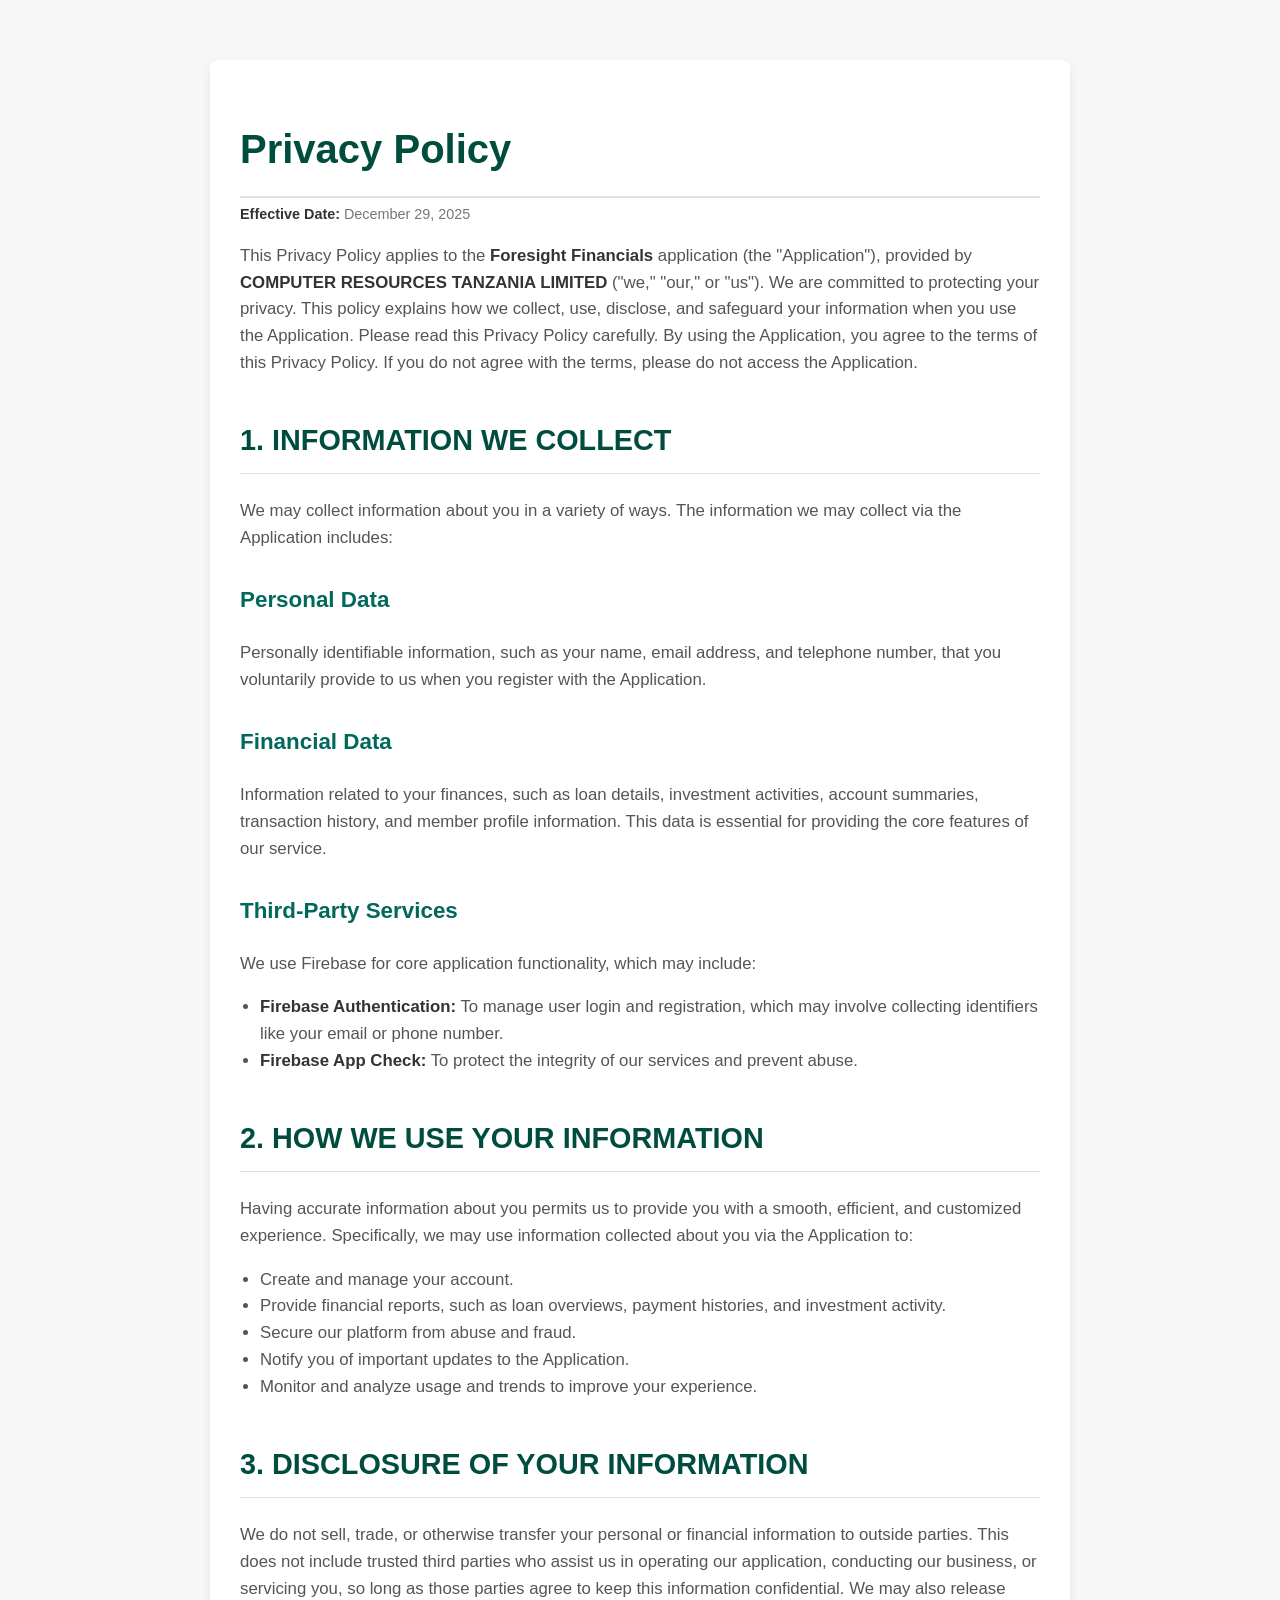
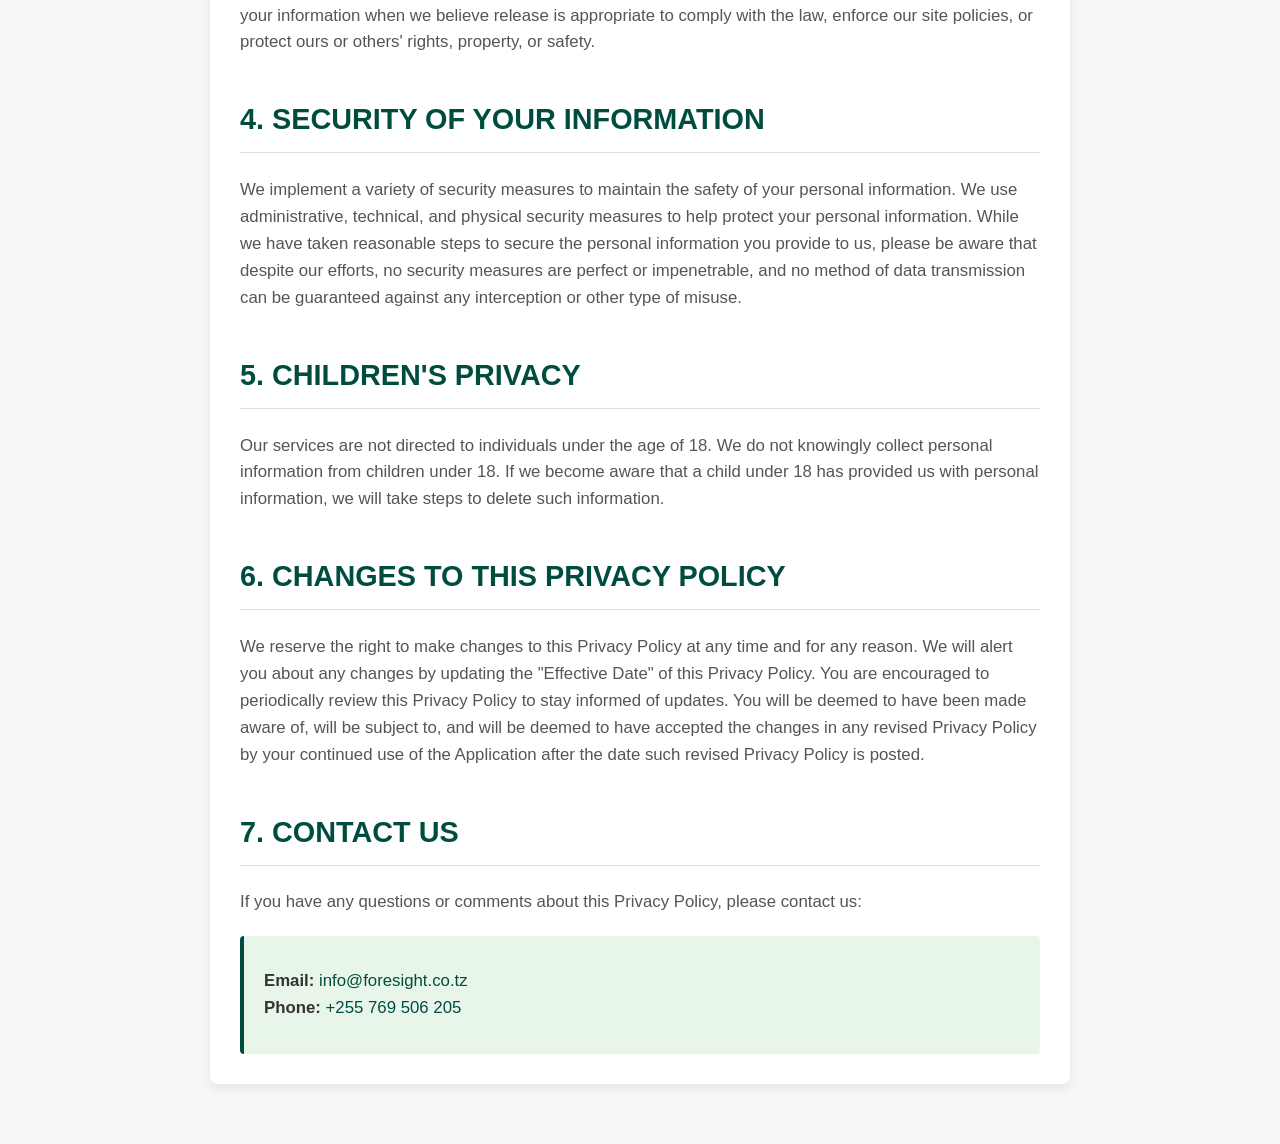
<file: common/index.html>
<!DOCTYPE html>
<html lang="en">
<head>
    <meta charset="UTF-8">
    <meta name="viewport" content="width=device-width, initial-scale=1.0">
    <title>Privacy Policy</title>
    <style>
        body {
            font-family: -apple-system, BlinkMacSystemFont, "Segoe UI", Roboto, "Helvetica Neue", Arial, sans-serif;
            line-height: 1.6;
            color: #333;
            background-color: #f7f7f7;
            margin: 0;
            padding: 20px;
        }
        .container {
            max-width: 800px;
            margin: 40px auto;
            padding: 30px;
            background-color: #ffffff;
            border-radius: 8px;
            box-shadow: 0 4px 12px rgba(0,0,0,0.08);
        }
        h1, h2, h3 {
            color: #004d40;
            font-weight: 600;
        }
        h1 {
            font-size: 2.5em;
            border-bottom: 2px solid #e0e0e0;
            padding-bottom: 15px;
            margin-bottom: 20px;
        }
        h2 {
            font-size: 1.8em;
            margin-top: 40px;
            border-bottom: 1px solid #e0e0e0;
            padding-bottom: 10px;
        }
        h3 {
            font-size: 1.4em;
            color: #00695c;
            margin-top: 30px;
        }
        p, li {
            font-size: 1.05em;
            color: #555;
        }
        ul {
            list-style-type: disc;
            padding-left: 20px;
        }
        strong {
            color: #333;
        }
        .last-updated {
            font-size: 0.9em;
            color: #777;
            margin-top: -15px;
        }
        .contact-info {
            background-color: #e8f5e9;
            border-left: 4px solid #004d40;
            padding: 15px 20px;
            margin-top: 20px;
            border-radius: 4px;
        }
        .contact-info a {
            color: #004d40;
            text-decoration: none;
        }
        .contact-info a:hover {
            text-decoration: underline;
        }
    </style>
</head>
<body>
    <div class="container">
        <h1>Privacy Policy</h1>
        <p class="last-updated"><strong>Effective Date:</strong> December 29, 2025</p>

        <p>This Privacy Policy applies to the <strong>Foresight Financials</strong> application (the "Application"), provided by <strong>COMPUTER RESOURCES TANZANIA LIMITED</strong> ("we," "our," or "us"). We are committed to protecting your privacy. This policy explains how we collect, use, disclose, and safeguard your information when you use the Application. Please read this Privacy Policy carefully. By using the Application, you agree to the terms of this Privacy Policy. If you do not agree with the terms, please do not access the Application.</p>
        
        <h2>1. INFORMATION WE COLLECT</h2>
        <p>We may collect information about you in a variety of ways. The information we may collect via the Application includes:</p>
        
        <h3>Personal Data</h3>
        <p>Personally identifiable information, such as your name, email address, and telephone number, that you voluntarily provide to us when you register with the Application.</p>

        <h3>Financial Data</h3>
        <p>Information related to your finances, such as loan details, investment activities, account summaries, transaction history, and member profile information. This data is essential for providing the core features of our service.</p>

        <h3>Third-Party Services</h3>
        <p>We use Firebase for core application functionality, which may include:</p>
        <ul>
            <li><strong>Firebase Authentication:</strong> To manage user login and registration, which may involve collecting identifiers like your email or phone number.</li>
            <li><strong>Firebase App Check:</strong> To protect the integrity of our services and prevent abuse.</li>
        </ul>

        <h2>2. HOW WE USE YOUR INFORMATION</h2>
        <p>Having accurate information about you permits us to provide you with a smooth, efficient, and customized experience. Specifically, we may use information collected about you via the Application to:</p>
        <ul>
            <li>Create and manage your account.</li>
            <li>Provide financial reports, such as loan overviews, payment histories, and investment activity.</li>
            <li>Secure our platform from abuse and fraud.</li>
            <li>Notify you of important updates to the Application.</li>
            <li>Monitor and analyze usage and trends to improve your experience.</li>
        </ul>

        <h2>3. DISCLOSURE OF YOUR INFORMATION</h2>
        <p>We do not sell, trade, or otherwise transfer your personal or financial information to outside parties. This does not include trusted third parties who assist us in operating our application, conducting our business, or servicing you, so long as those parties agree to keep this information confidential. We may also release your information when we believe release is appropriate to comply with the law, enforce our site policies, or protect ours or others' rights, property, or safety.</p>

        <h2>4. SECURITY OF YOUR INFORMATION</h2>
        <p>We implement a variety of security measures to maintain the safety of your personal information. We use administrative, technical, and physical security measures to help protect your personal information. While we have taken reasonable steps to secure the personal information you provide to us, please be aware that despite our efforts, no security measures are perfect or impenetrable, and no method of data transmission can be guaranteed against any interception or other type of misuse.</p>

        <h2>5. CHILDREN'S PRIVACY</h2>
        <p>Our services are not directed to individuals under the age of 18. We do not knowingly collect personal information from children under 18. If we become aware that a child under 18 has provided us with personal information, we will take steps to delete such information.</p>
        
        <h2>6. CHANGES TO THIS PRIVACY POLICY</h2>
        <p>We reserve the right to make changes to this Privacy Policy at any time and for any reason. We will alert you about any changes by updating the "Effective Date" of this Privacy Policy. You are encouraged to periodically review this Privacy Policy to stay informed of updates. You will be deemed to have been made aware of, will be subject to, and will be deemed to have accepted the changes in any revised Privacy Policy by your continued use of the Application after the date such revised Privacy Policy is posted.</p>
        
        <h2>7. CONTACT US</h2>
        <p>If you have any questions or comments about this Privacy Policy, please contact us:</p>
        <div class="contact-info">
             <p><strong>Email:</strong> <a href="mailto:info@foresight.co.tz">info@foresight.co.tz</a><br>
                <strong>Phone:</strong> <a href="tel:+255769506205">+255 769 506 205</a></p>
        </div>
    </div>
</body>
</html>
</file>
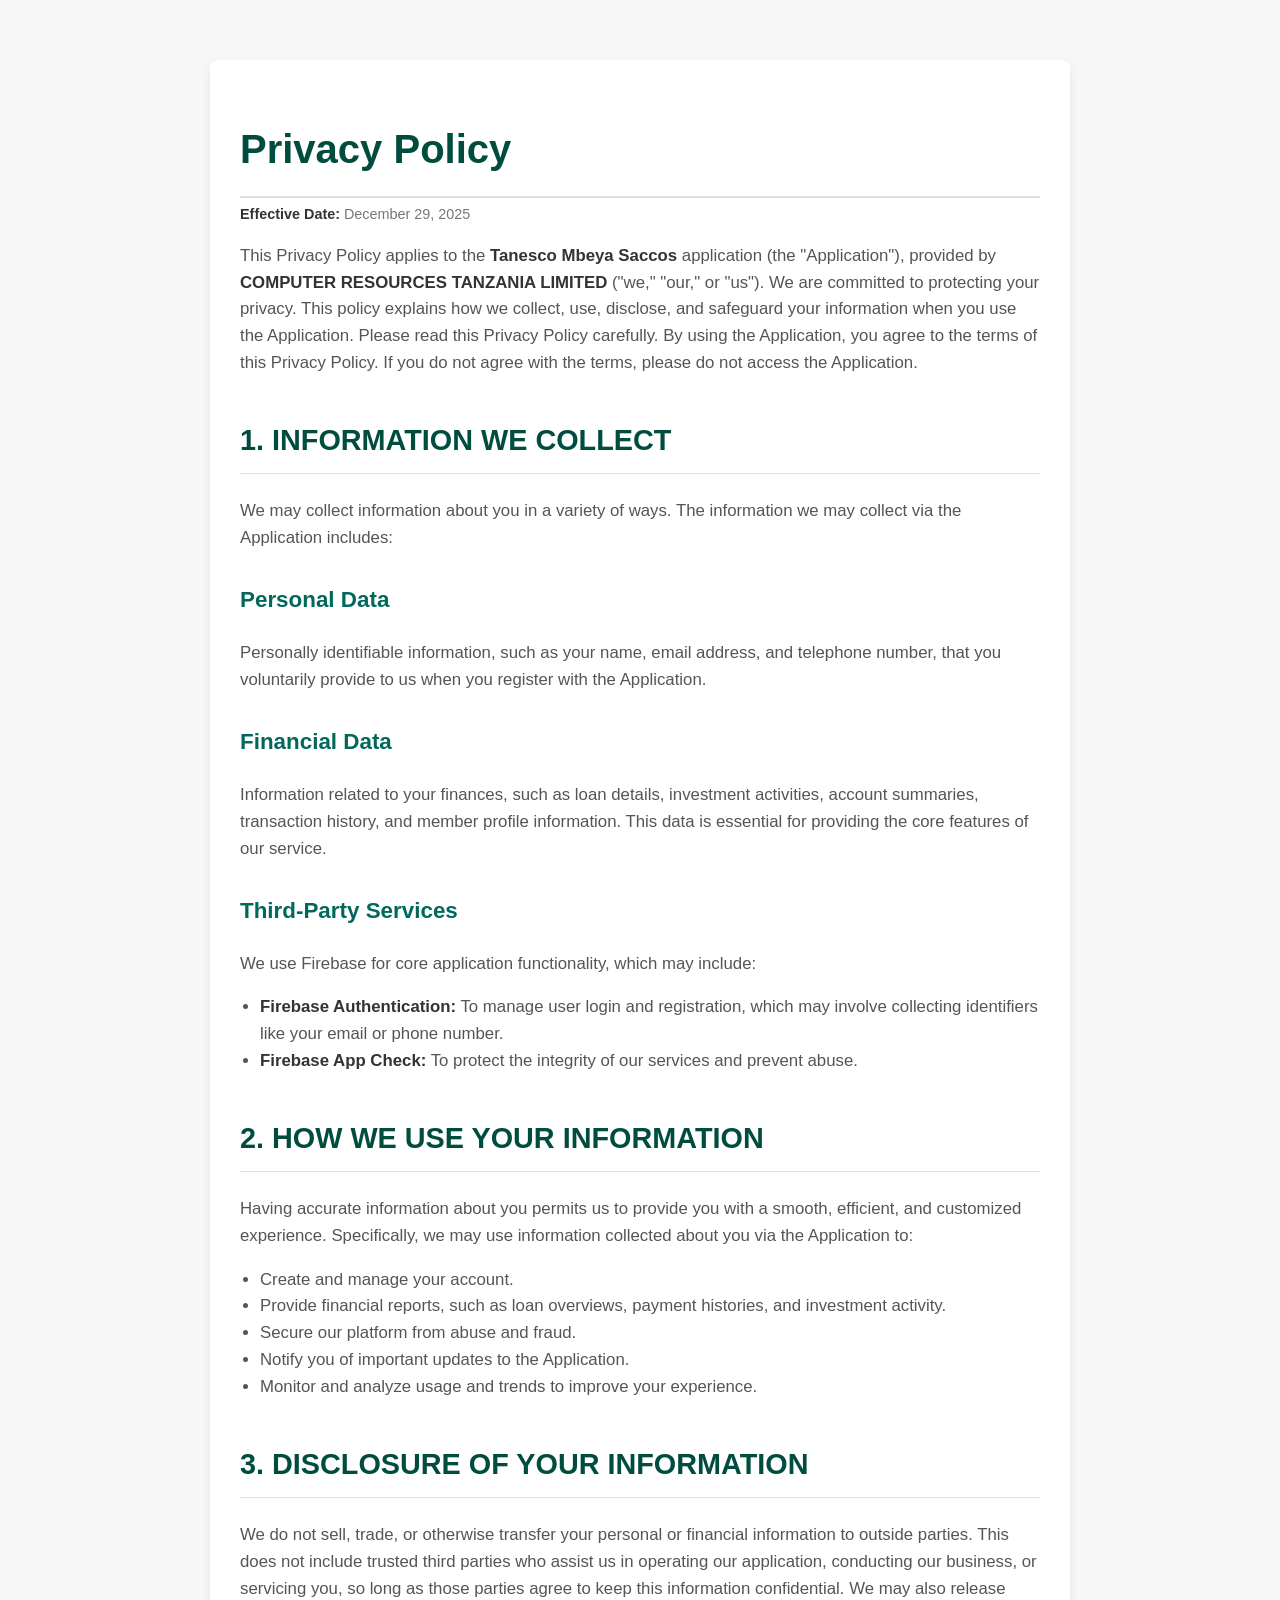
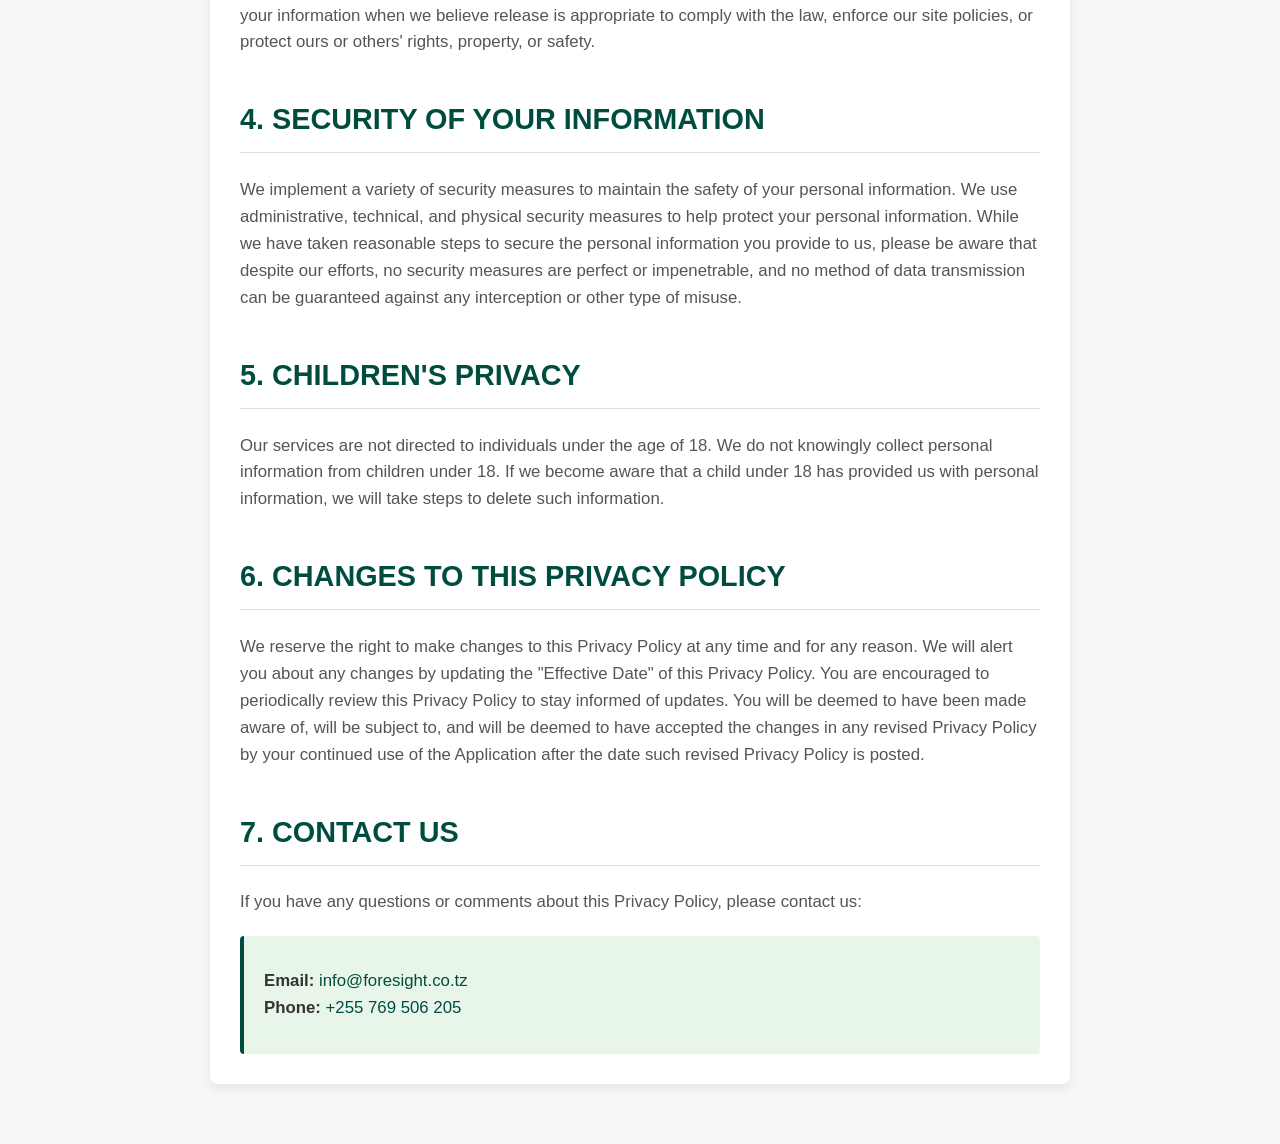
<file: tanesco/index.html>
<!DOCTYPE html>
<html lang="en">
<head>
    <meta charset="UTF-8">
    <meta name="viewport" content="width=device-width, initial-scale=1.0">
    <title>Privacy Policy</title>
    <style>
        body {
            font-family: -apple-system, BlinkMacSystemFont, "Segoe UI", Roboto, "Helvetica Neue", Arial, sans-serif;
            line-height: 1.6;
            color: #333;
            background-color: #f7f7f7;
            margin: 0;
            padding: 20px;
        }
        .container {
            max-width: 800px;
            margin: 40px auto;
            padding: 30px;
            background-color: #ffffff;
            border-radius: 8px;
            box-shadow: 0 4px 12px rgba(0,0,0,0.08);
        }
        h1, h2, h3 {
            color: #004d40;
            font-weight: 600;
        }
        h1 {
            font-size: 2.5em;
            border-bottom: 2px solid #e0e0e0;
            padding-bottom: 15px;
            margin-bottom: 20px;
        }
        h2 {
            font-size: 1.8em;
            margin-top: 40px;
            border-bottom: 1px solid #e0e0e0;
            padding-bottom: 10px;
        }
        h3 {
            font-size: 1.4em;
            color: #00695c;
            margin-top: 30px;
        }
        p, li {
            font-size: 1.05em;
            color: #555;
        }
        ul {
            list-style-type: disc;
            padding-left: 20px;
        }
        strong {
            color: #333;
        }
        .last-updated {
            font-size: 0.9em;
            color: #777;
            margin-top: -15px;
        }
        .contact-info {
            background-color: #e8f5e9;
            border-left: 4px solid #004d40;
            padding: 15px 20px;
            margin-top: 20px;
            border-radius: 4px;
        }
        .contact-info a {
            color: #004d40;
            text-decoration: none;
        }
        .contact-info a:hover {
            text-decoration: underline;
        }
    </style>
</head>
<body>
    <div class="container">
        <h1>Privacy Policy</h1>
        <p class="last-updated"><strong>Effective Date:</strong> December 29, 2025</p>

        <p>This Privacy Policy applies to the <strong>Tanesco Mbeya Saccos</strong> application (the "Application"), provided by <strong>COMPUTER RESOURCES TANZANIA LIMITED</strong> ("we," "our," or "us"). We are committed to protecting your privacy. This policy explains how we collect, use, disclose, and safeguard your information when you use the Application. Please read this Privacy Policy carefully. By using the Application, you agree to the terms of this Privacy Policy. If you do not agree with the terms, please do not access the Application.</p>
        
        <h2>1. INFORMATION WE COLLECT</h2>
        <p>We may collect information about you in a variety of ways. The information we may collect via the Application includes:</p>
        
        <h3>Personal Data</h3>
        <p>Personally identifiable information, such as your name, email address, and telephone number, that you voluntarily provide to us when you register with the Application.</p>

        <h3>Financial Data</h3>
        <p>Information related to your finances, such as loan details, investment activities, account summaries, transaction history, and member profile information. This data is essential for providing the core features of our service.</p>

        <h3>Third-Party Services</h3>
        <p>We use Firebase for core application functionality, which may include:</p>
        <ul>
            <li><strong>Firebase Authentication:</strong> To manage user login and registration, which may involve collecting identifiers like your email or phone number.</li>
            <li><strong>Firebase App Check:</strong> To protect the integrity of our services and prevent abuse.</li>
        </ul>

        <h2>2. HOW WE USE YOUR INFORMATION</h2>
        <p>Having accurate information about you permits us to provide you with a smooth, efficient, and customized experience. Specifically, we may use information collected about you via the Application to:</p>
        <ul>
            <li>Create and manage your account.</li>
            <li>Provide financial reports, such as loan overviews, payment histories, and investment activity.</li>
            <li>Secure our platform from abuse and fraud.</li>
            <li>Notify you of important updates to the Application.</li>
            <li>Monitor and analyze usage and trends to improve your experience.</li>
        </ul>

        <h2>3. DISCLOSURE OF YOUR INFORMATION</h2>
        <p>We do not sell, trade, or otherwise transfer your personal or financial information to outside parties. This does not include trusted third parties who assist us in operating our application, conducting our business, or servicing you, so long as those parties agree to keep this information confidential. We may also release your information when we believe release is appropriate to comply with the law, enforce our site policies, or protect ours or others' rights, property, or safety.</p>

        <h2>4. SECURITY OF YOUR INFORMATION</h2>
        <p>We implement a variety of security measures to maintain the safety of your personal information. We use administrative, technical, and physical security measures to help protect your personal information. While we have taken reasonable steps to secure the personal information you provide to us, please be aware that despite our efforts, no security measures are perfect or impenetrable, and no method of data transmission can be guaranteed against any interception or other type of misuse.</p>

        <h2>5. CHILDREN'S PRIVACY</h2>
        <p>Our services are not directed to individuals under the age of 18. We do not knowingly collect personal information from children under 18. If we become aware that a child under 18 has provided us with personal information, we will take steps to delete such information.</p>
        
        <h2>6. CHANGES TO THIS PRIVACY POLICY</h2>
        <p>We reserve the right to make changes to this Privacy Policy at any time and for any reason. We will alert you about any changes by updating the "Effective Date" of this Privacy Policy. You are encouraged to periodically review this Privacy Policy to stay informed of updates. You will be deemed to have been made aware of, will be subject to, and will be deemed to have accepted the changes in any revised Privacy Policy by your continued use of the Application after the date such revised Privacy Policy is posted.</p>
        
        <h2>7. CONTACT US</h2>
        <p>If you have any questions or comments about this Privacy Policy, please contact us:</p>
        <div class="contact-info">
             <p><strong>Email:</strong> <a href="mailto:info@foresight.co.tz">info@foresight.co.tz</a><br>
                <strong>Phone:</strong> <a href="tel:+255769506205">+255 769 506 205</a></p>
        </div>
    </div>
</body>
</html>
</file>
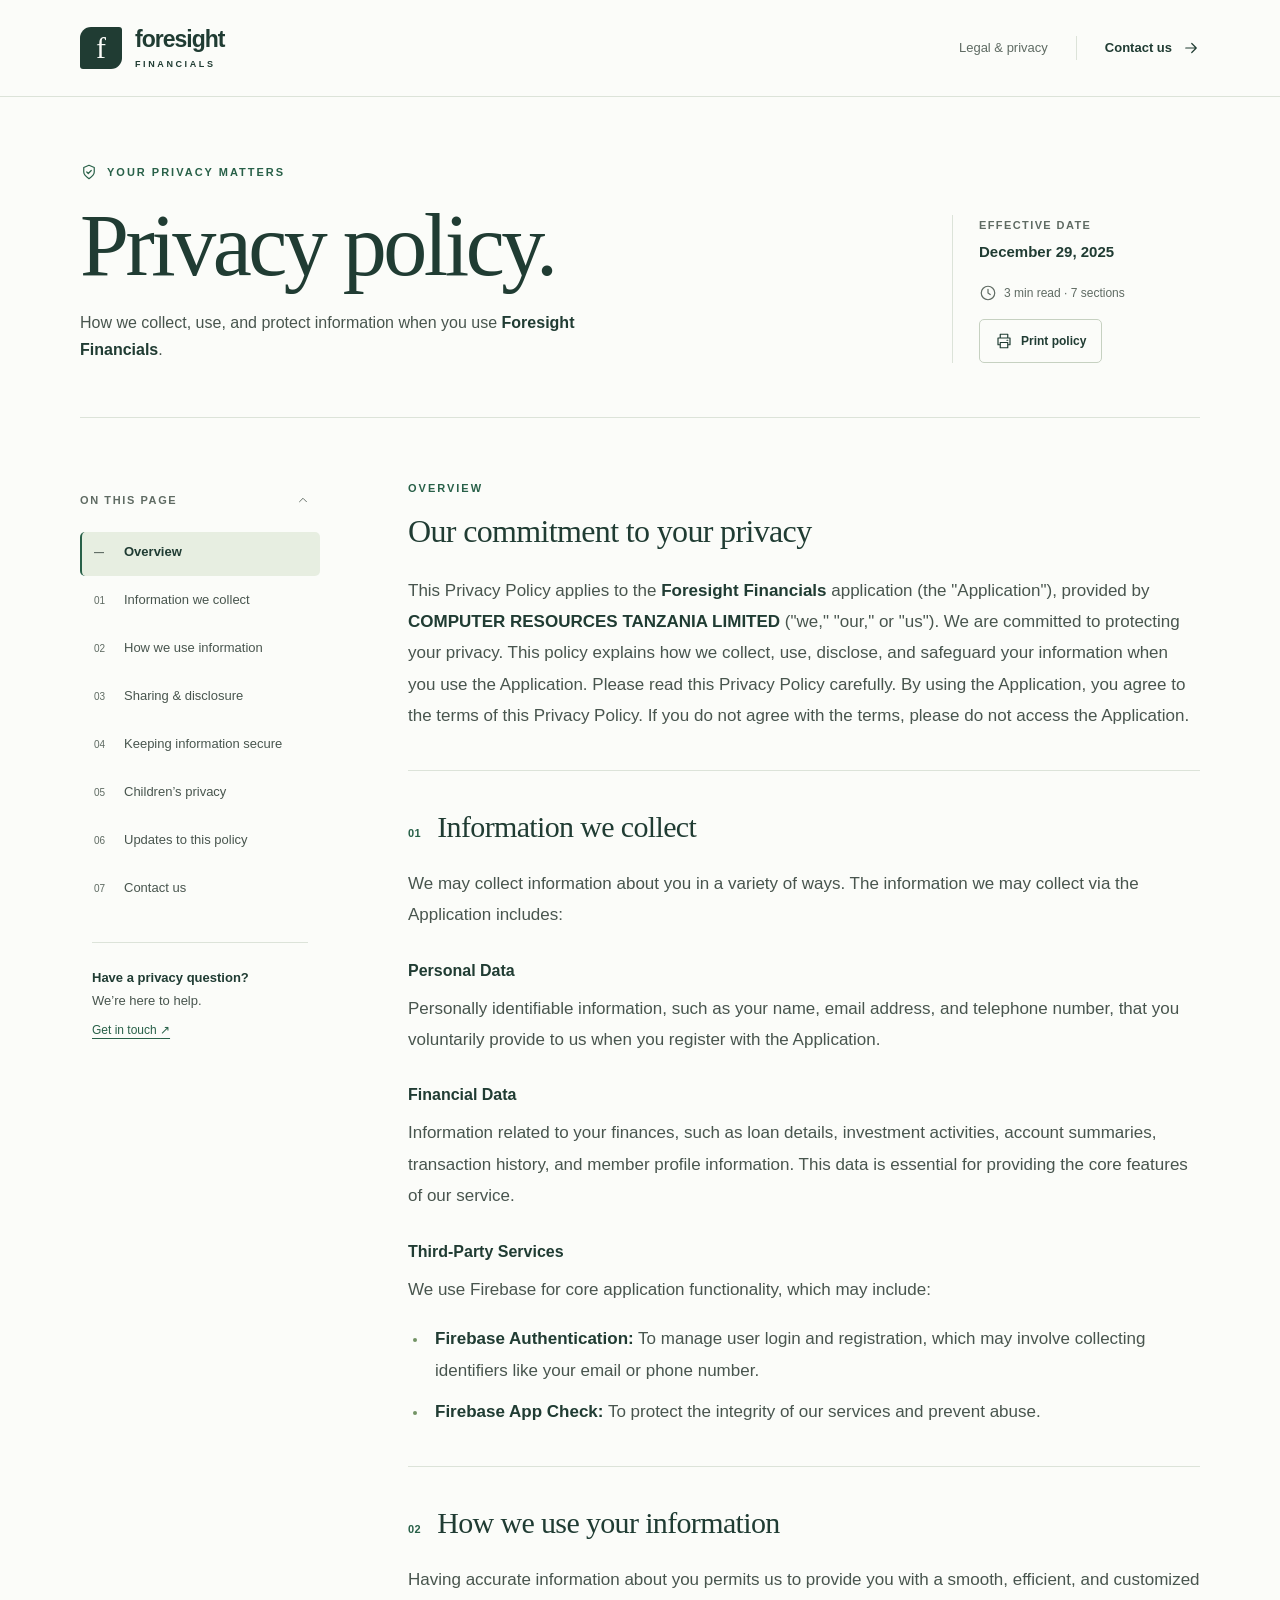
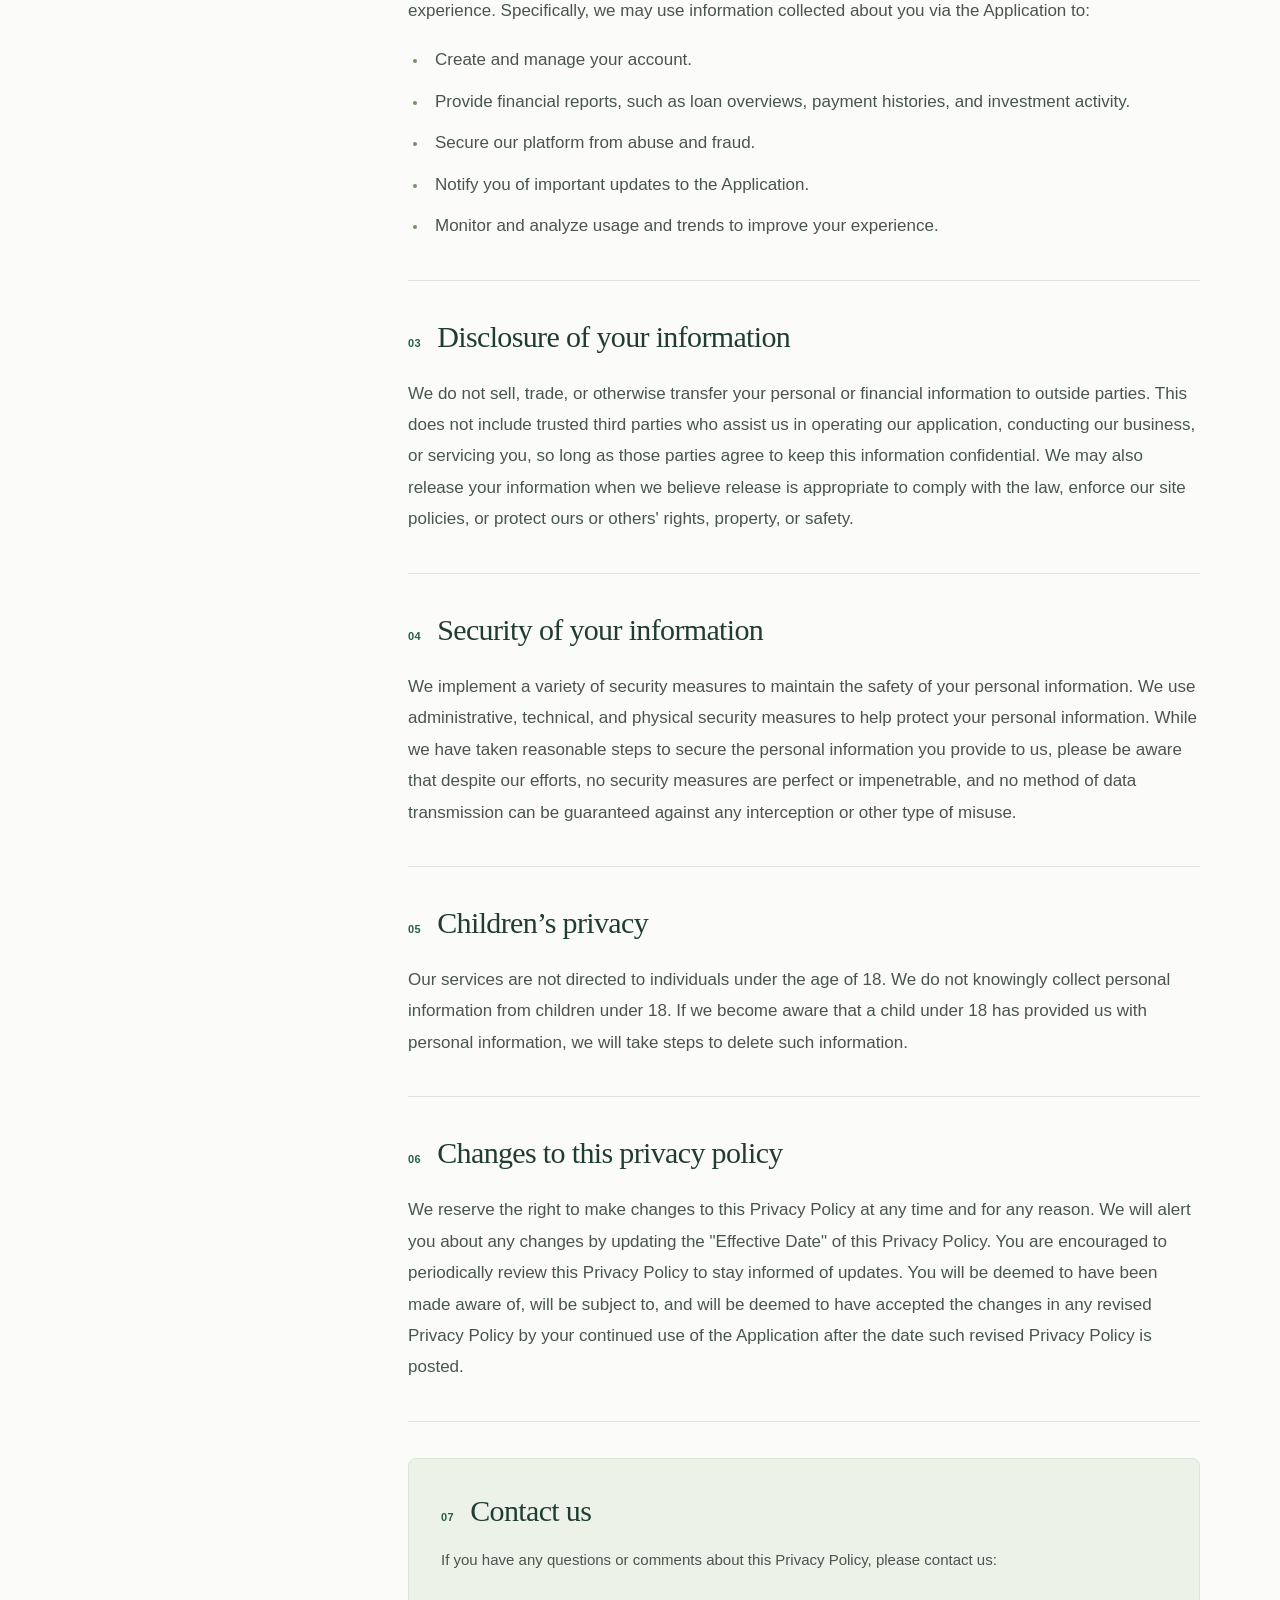
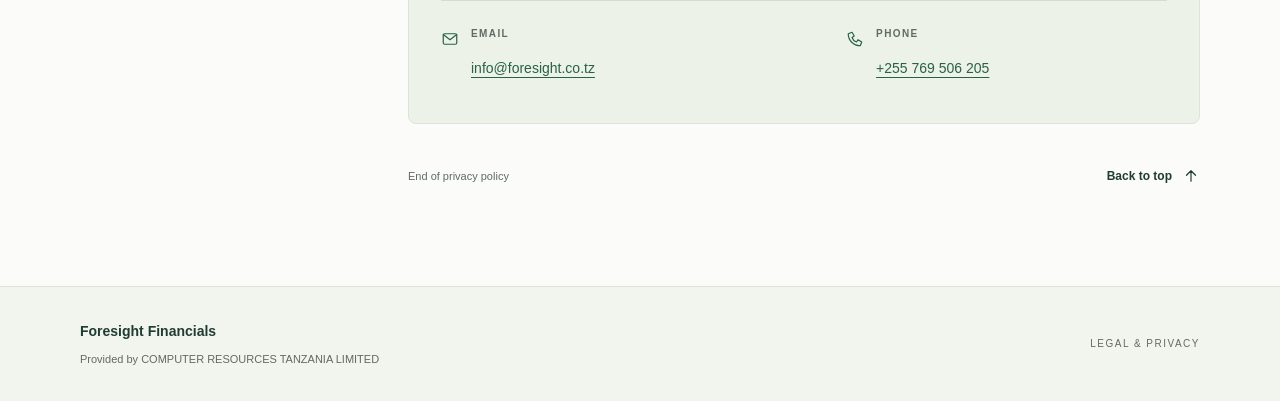
<file: docs/common/index.html>
<!DOCTYPE html>
<html lang="en">
<head>
    <meta charset="UTF-8">
    <meta name="viewport" content="width=device-width, initial-scale=1.0">
    <meta name="description" content="Read the privacy policy for Foresight Financials, including how personal and financial information is collected, used, shared, and protected.">
    <meta name="theme-color" content="#203c33">
    <title>Privacy Policy | Foresight Financials</title>
    <link rel="icon" href="../assets/favicon.svg" type="image/svg+xml">
    <link rel="stylesheet" href="../assets/policy.css">
    <script src="../assets/policy.js" defer></script>
</head>
<body id="top">
    <a class="skip-link" href="#main-content">Skip to policy</a>
    <header class="site-header">
        <div class="wrap header-inner">
            <a class="brand" href="../common/" aria-label="Foresight Financials privacy policy">
                <span class="brand-mark" aria-hidden="true">f</span>
                <span class="brand-name">foresight<small>Financials</small></span>
            </a>
            <div class="header-links">
                <span class="header-label">Legal &amp; privacy</span>
                <a class="text-link" href="#contact">Contact us <svg class="icon" viewBox="0 0 24 24" aria-hidden="true"><path d="M5 12h14m-6-6 6 6-6 6"/></svg></a>
            </div>
        </div>
    </header>

    <main id="main-content" tabindex="-1">
        <div class="wrap">
            <header class="hero" aria-labelledby="policy-title">
                <p class="eyebrow"><svg class="icon" viewBox="0 0 24 24" aria-hidden="true"><path d="m12 3 7 3v6c0 4-7 9-7 9s-7-5-7-9V6z"/><path d="m9 12 2 2 4-4"/></svg> Your privacy matters</p>
                <div class="hero-grid">
                    <div>
                        <h1 id="policy-title">Privacy policy.</h1>
                        <p class="hero-description">How we collect, use, and protect information when you use <span class="application-name">Foresight Financials</span>.</p>
                    </div>
                    <div class="policy-meta">
                        <dl>
                            <dt>Effective date</dt>
                            <dd><time datetime="2025-12-29">December 29, 2025</time></dd>
                        </dl>
                        <p class="reading-time"><svg class="icon" viewBox="0 0 24 24" aria-hidden="true"><circle cx="12" cy="12" r="9"/><path d="M12 7v5l3 2"/></svg> 3 min read · 7 sections</p>
                        <button class="print-button" type="button" data-print hidden><svg class="icon" viewBox="0 0 24 24" aria-hidden="true"><path d="M7 8V3h10v5M7 17H4V8h16v9h-3M7 14h10v7H7z"/><path d="M16 11h1"/></svg> Print policy</button>
                    </div>
                </div>
            </header>

            <div class="reading-layout">
                <aside class="sidebar" aria-label="Policy navigation">
                    <details class="contents" open>
                        <summary>On this page <svg class="icon" viewBox="0 0 24 24" aria-hidden="true"><path d="m6 9 6 6 6-6"/></svg></summary>
                        <nav aria-label="Policy sections">
                            <ol>
                        <li><a href="#overview" aria-current="location"><span class="nav-number" aria-hidden="true">—</span><span>Overview</span></a></li>
                        <li><a href="#information-we-collect"><span class="nav-number" aria-hidden="true">01</span><span>Information we collect</span></a></li>
                        <li><a href="#how-we-use-information"><span class="nav-number" aria-hidden="true">02</span><span>How we use information</span></a></li>
                        <li><a href="#disclosure"><span class="nav-number" aria-hidden="true">03</span><span>Sharing & disclosure</span></a></li>
                        <li><a href="#security"><span class="nav-number" aria-hidden="true">04</span><span>Keeping information secure</span></a></li>
                        <li><a href="#children"><span class="nav-number" aria-hidden="true">05</span><span>Children’s privacy</span></a></li>
                        <li><a href="#policy-changes"><span class="nav-number" aria-hidden="true">06</span><span>Updates to this policy</span></a></li>
                        <li><a href="#contact"><span class="nav-number" aria-hidden="true">07</span><span>Contact us</span></a></li>
                            </ol>
                        </nav>
                    </details>
                    <div class="sidebar-note">
                        <p><strong>Have a privacy question?</strong><br>We’re here to help.</p>
                        <a href="#contact">Get in touch <span aria-hidden="true">↗</span></a>
                    </div>
                </aside>

                <article class="policy-document" aria-label="Foresight Financials privacy policy">
                    <section class="policy-section overview" id="overview" aria-labelledby="overview-title" tabindex="-1">
                        <p class="eyebrow">Overview</p>
                        <h2 id="overview-title">Our commitment to your privacy</h2>
                        <p>This Privacy Policy applies to the <strong>Foresight Financials</strong> application (the "Application"), provided by <strong>COMPUTER RESOURCES TANZANIA LIMITED</strong> ("we," "our," or "us"). We are committed to protecting your privacy. This policy explains how we collect, use, disclose, and safeguard your information when you use the Application. Please read this Privacy Policy carefully. By using the Application, you agree to the terms of this Privacy Policy. If you do not agree with the terms, please do not access the Application.</p>
                    </section>

                <section class="policy-section" id="information-we-collect" aria-labelledby="information-we-collect-title" tabindex="-1">
                    <div class="section-heading">
                        <span class="section-number" aria-hidden="true">01</span>
                        <h2 id="information-we-collect-title">Information we collect</h2>
                    </div>
                    <p>We may collect information about you in a variety of ways. The information we may collect via the Application includes:</p>
                    <h3>Personal Data</h3>
                    <p>Personally identifiable information, such as your name, email address, and telephone number, that you voluntarily provide to us when you register with the Application.</p>
                    <h3>Financial Data</h3>
                    <p>Information related to your finances, such as loan details, investment activities, account summaries, transaction history, and member profile information. This data is essential for providing the core features of our service.</p>
                    <h3>Third-Party Services</h3>
                    <p>We use Firebase for core application functionality, which may include:</p>
                    <ul>
                    <li><strong>Firebase Authentication:</strong> To manage user login and registration, which may involve collecting identifiers like your email or phone number.</li>
                    <li><strong>Firebase App Check:</strong> To protect the integrity of our services and prevent abuse.</li>
                    </ul>
                </section>

                <section class="policy-section" id="how-we-use-information" aria-labelledby="how-we-use-information-title" tabindex="-1">
                    <div class="section-heading">
                        <span class="section-number" aria-hidden="true">02</span>
                        <h2 id="how-we-use-information-title">How we use your information</h2>
                    </div>
                    <p>Having accurate information about you permits us to provide you with a smooth, efficient, and customized experience. Specifically, we may use information collected about you via the Application to:</p>
                    <ul>
                    <li>Create and manage your account.</li>
                    <li>Provide financial reports, such as loan overviews, payment histories, and investment activity.</li>
                    <li>Secure our platform from abuse and fraud.</li>
                    <li>Notify you of important updates to the Application.</li>
                    <li>Monitor and analyze usage and trends to improve your experience.</li>
                    </ul>
                </section>

                <section class="policy-section" id="disclosure" aria-labelledby="disclosure-title" tabindex="-1">
                    <div class="section-heading">
                        <span class="section-number" aria-hidden="true">03</span>
                        <h2 id="disclosure-title">Disclosure of your information</h2>
                    </div>
                    <p>We do not sell, trade, or otherwise transfer your personal or financial information to outside parties. This does not include trusted third parties who assist us in operating our application, conducting our business, or servicing you, so long as those parties agree to keep this information confidential. We may also release your information when we believe release is appropriate to comply with the law, enforce our site policies, or protect ours or others' rights, property, or safety.</p>
                </section>

                <section class="policy-section" id="security" aria-labelledby="security-title" tabindex="-1">
                    <div class="section-heading">
                        <span class="section-number" aria-hidden="true">04</span>
                        <h2 id="security-title">Security of your information</h2>
                    </div>
                    <p>We implement a variety of security measures to maintain the safety of your personal information. We use administrative, technical, and physical security measures to help protect your personal information. While we have taken reasonable steps to secure the personal information you provide to us, please be aware that despite our efforts, no security measures are perfect or impenetrable, and no method of data transmission can be guaranteed against any interception or other type of misuse.</p>
                </section>

                <section class="policy-section" id="children" aria-labelledby="children-title" tabindex="-1">
                    <div class="section-heading">
                        <span class="section-number" aria-hidden="true">05</span>
                        <h2 id="children-title">Children’s privacy</h2>
                    </div>
                    <p>Our services are not directed to individuals under the age of 18. We do not knowingly collect personal information from children under 18. If we become aware that a child under 18 has provided us with personal information, we will take steps to delete such information.</p>
                </section>

                <section class="policy-section" id="policy-changes" aria-labelledby="policy-changes-title" tabindex="-1">
                    <div class="section-heading">
                        <span class="section-number" aria-hidden="true">06</span>
                        <h2 id="policy-changes-title">Changes to this privacy policy</h2>
                    </div>
                    <p>We reserve the right to make changes to this Privacy Policy at any time and for any reason. We will alert you about any changes by updating the "Effective Date" of this Privacy Policy. You are encouraged to periodically review this Privacy Policy to stay informed of updates. You will be deemed to have been made aware of, will be subject to, and will be deemed to have accepted the changes in any revised Privacy Policy by your continued use of the Application after the date such revised Privacy Policy is posted.</p>
                </section>

                <section class="policy-section contact-section" id="contact" aria-labelledby="contact-title" tabindex="-1">
                    <div class="section-heading">
                        <span class="section-number" aria-hidden="true">07</span>
                        <h2 id="contact-title">Contact us</h2>
                    </div>
                    <p>If you have any questions or comments about this Privacy Policy, please contact us:</p>
                    <div class="contact-info">
                        <div class="contact-method">
                            <svg class="icon" viewBox="0 0 24 24" aria-hidden="true"><rect x="3" y="5" width="18" height="14" rx="2"/><path d="m3 6 9 7 9-7"/></svg>
                            <dl><dt>Email</dt><dd><a href="mailto:info@foresight.co.tz">info@foresight.co.tz</a></dd></dl>
                        </div>
                        <div class="contact-method">
                            <svg class="icon" viewBox="0 0 24 24" aria-hidden="true"><path d="m8 3 3 5-3 2c1 3 3 5 6 6l2-3 5 3-2 5C10 21 3 14 3 5z"/></svg>
                            <dl><dt>Phone</dt><dd><a href="tel:+255769506205">+255 769 506 205</a></dd></dl>
                        </div>
                    </div>
                </section>

                    <div class="document-end">
                        <span>End of privacy policy</span>
                        <a class="text-link" href="#top">Back to top <svg class="icon" viewBox="0 0 24 24" aria-hidden="true"><path d="M12 19V5m-6 6 6-6 6 6"/></svg></a>
                    </div>
                </article>
            </div>
        </div>
    </main>

    <footer class="site-footer">
        <div class="wrap footer-inner">
            <div>
                <p class="footer-brand">Foresight Financials</p>
                <p class="footer-note">Provided by COMPUTER RESOURCES TANZANIA LIMITED</p>
            </div>
            <p class="footer-label">Legal &amp; privacy</p>
        </div>
    </footer>
</body>
</html>
</file>
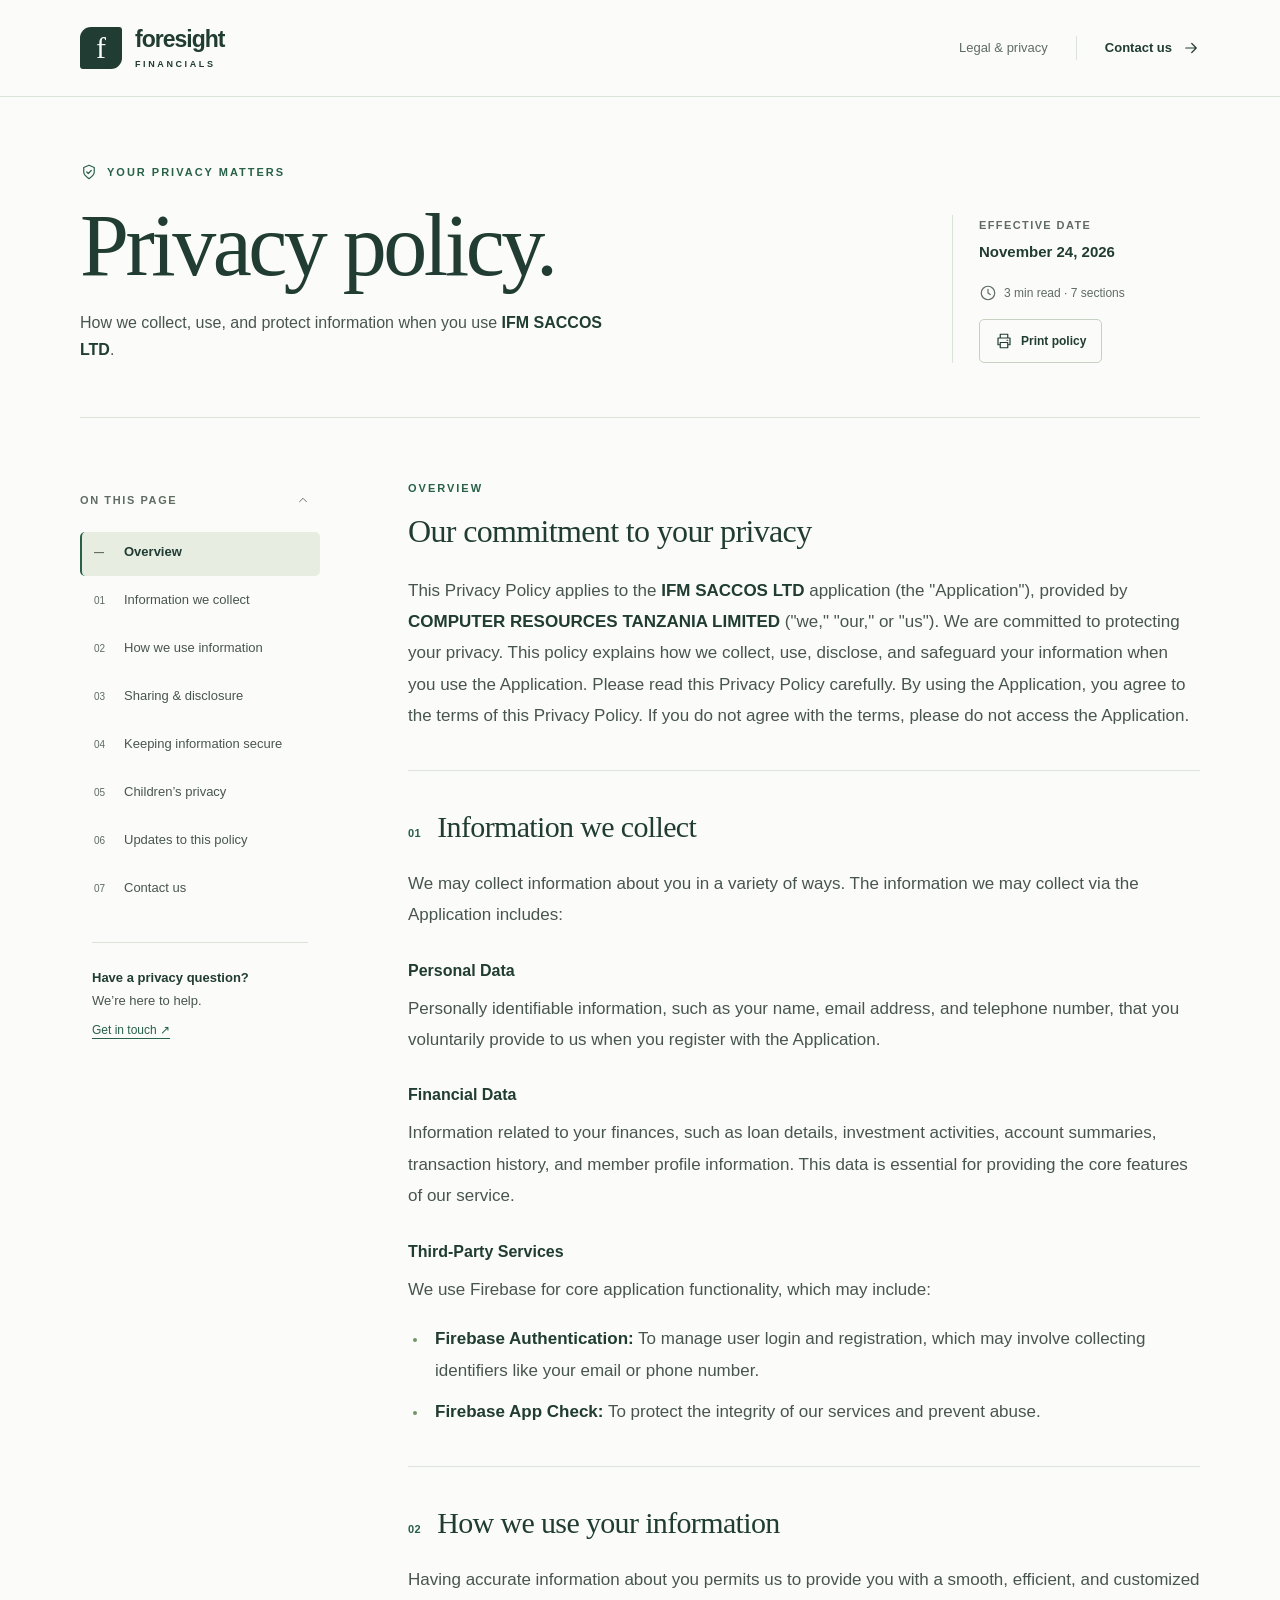
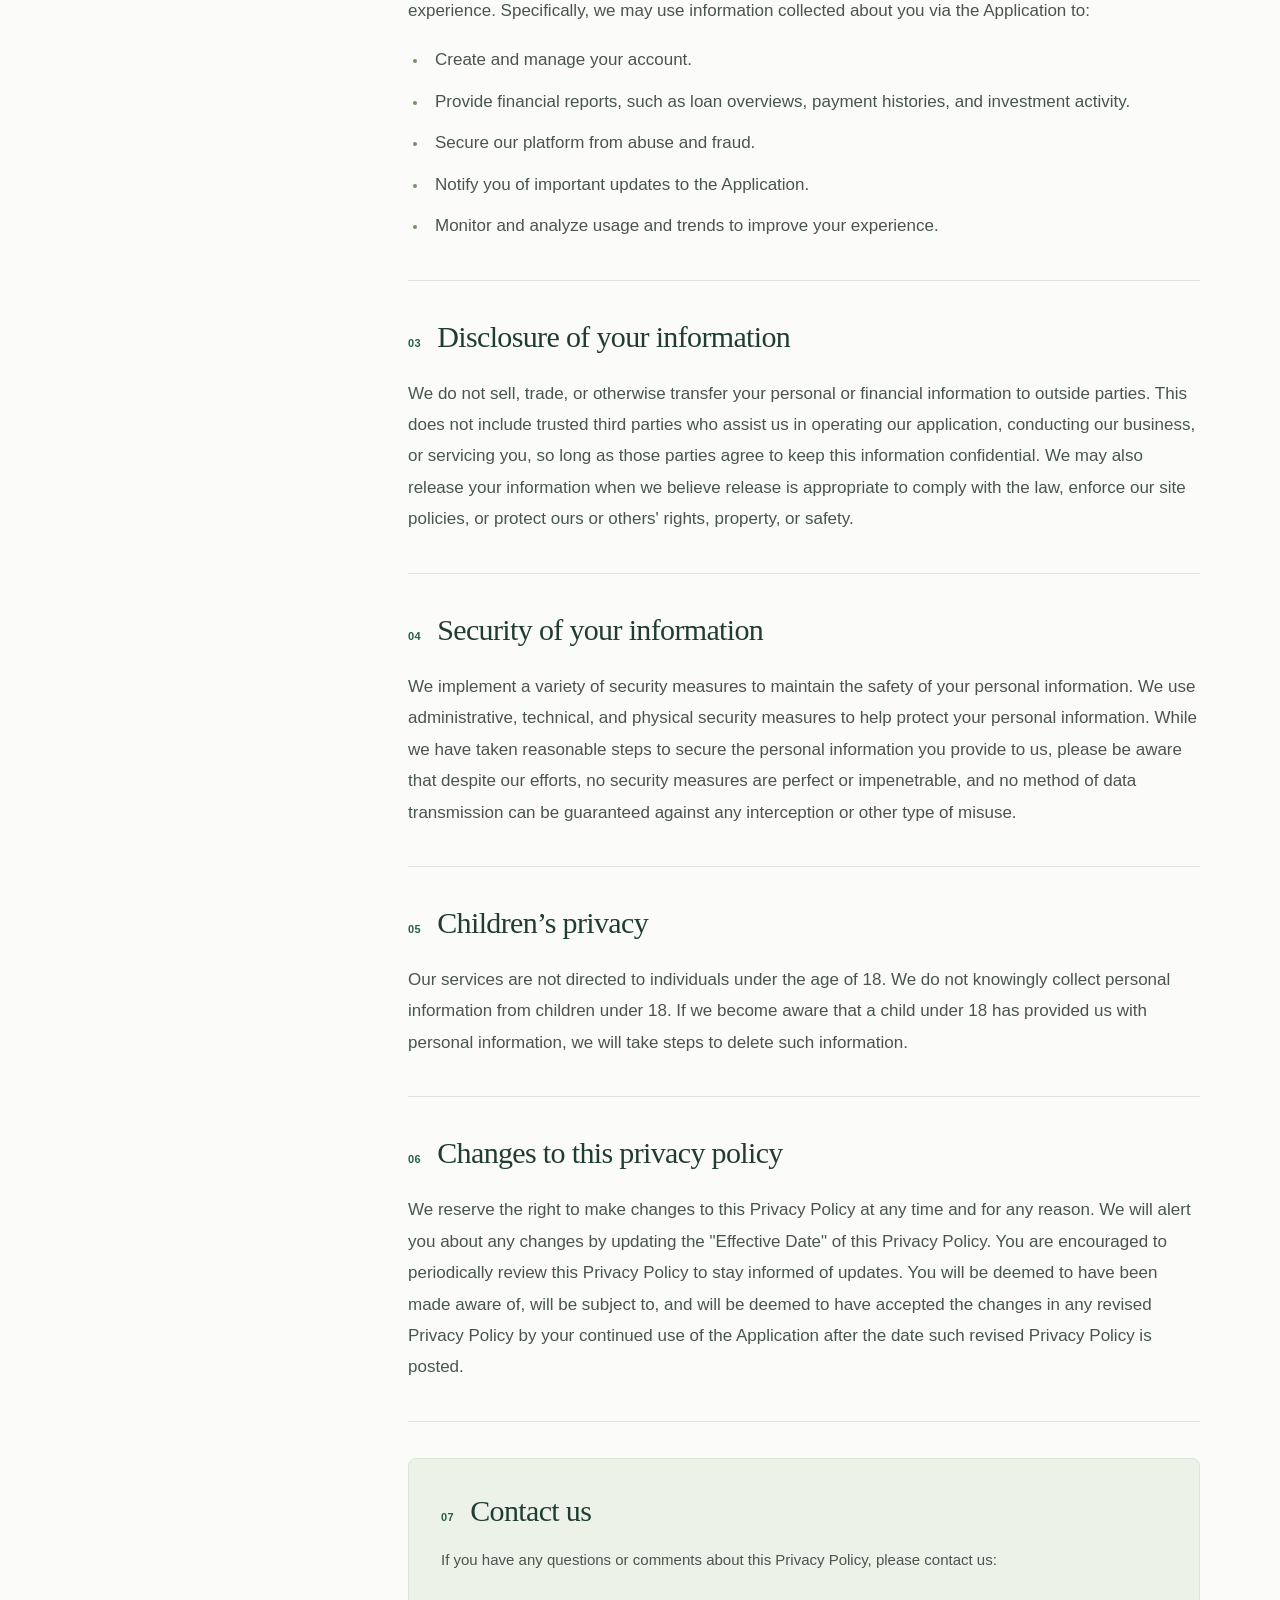
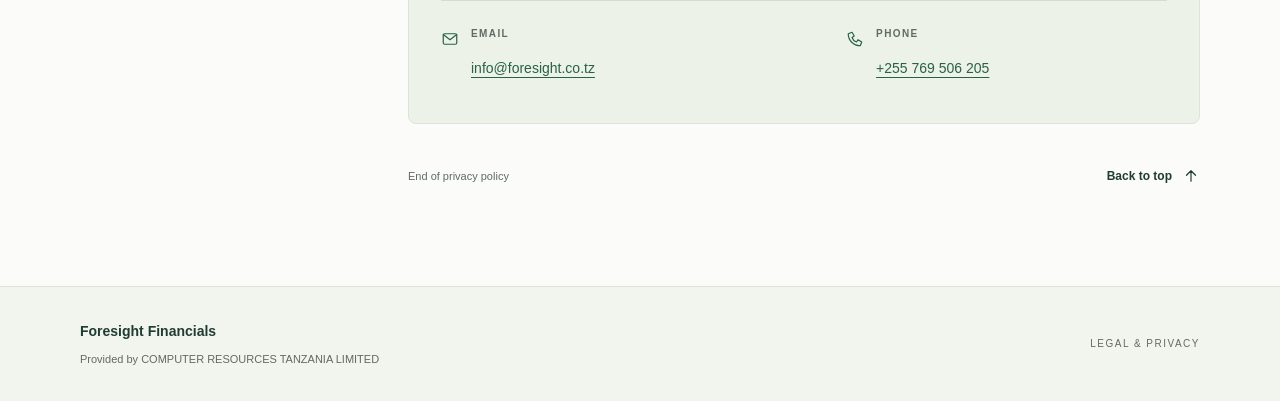
<file: docs/ifm/index.html>
<!DOCTYPE html>
<html lang="en">
<head>
    <meta charset="UTF-8">
    <meta name="viewport" content="width=device-width, initial-scale=1.0">
    <meta name="description" content="Read the privacy policy for IFM SACCOS LTD, including how personal and financial information is collected, used, shared, and protected.">
    <meta name="theme-color" content="#203c33">
    <title>Privacy Policy | IFM SACCOS LTD</title>
    <link rel="icon" href="../assets/favicon.svg" type="image/svg+xml">
    <link rel="stylesheet" href="../assets/policy.css">
    <script src="../assets/policy.js" defer></script>
</head>
<body id="top">
    <a class="skip-link" href="#main-content">Skip to policy</a>
    <header class="site-header">
        <div class="wrap header-inner">
            <a class="brand" href="../common/" aria-label="Foresight Financials privacy policy">
                <span class="brand-mark" aria-hidden="true">f</span>
                <span class="brand-name">foresight<small>Financials</small></span>
            </a>
            <div class="header-links">
                <span class="header-label">Legal &amp; privacy</span>
                <a class="text-link" href="#contact">Contact us <svg class="icon" viewBox="0 0 24 24" aria-hidden="true"><path d="M5 12h14m-6-6 6 6-6 6"/></svg></a>
            </div>
        </div>
    </header>

    <main id="main-content" tabindex="-1">
        <div class="wrap">
            <header class="hero" aria-labelledby="policy-title">
                <p class="eyebrow"><svg class="icon" viewBox="0 0 24 24" aria-hidden="true"><path d="m12 3 7 3v6c0 4-7 9-7 9s-7-5-7-9V6z"/><path d="m9 12 2 2 4-4"/></svg> Your privacy matters</p>
                <div class="hero-grid">
                    <div>
                        <h1 id="policy-title">Privacy policy.</h1>
                        <p class="hero-description">How we collect, use, and protect information when you use <span class="application-name">IFM SACCOS LTD</span>.</p>
                    </div>
                    <div class="policy-meta">
                        <dl>
                            <dt>Effective date</dt>
                            <dd><time datetime="2026-11-24">November 24, 2026</time></dd>
                        </dl>
                        <p class="reading-time"><svg class="icon" viewBox="0 0 24 24" aria-hidden="true"><circle cx="12" cy="12" r="9"/><path d="M12 7v5l3 2"/></svg> 3 min read · 7 sections</p>
                        <button class="print-button" type="button" data-print hidden><svg class="icon" viewBox="0 0 24 24" aria-hidden="true"><path d="M7 8V3h10v5M7 17H4V8h16v9h-3M7 14h10v7H7z"/><path d="M16 11h1"/></svg> Print policy</button>
                    </div>
                </div>
            </header>

            <div class="reading-layout">
                <aside class="sidebar" aria-label="Policy navigation">
                    <details class="contents" open>
                        <summary>On this page <svg class="icon" viewBox="0 0 24 24" aria-hidden="true"><path d="m6 9 6 6 6-6"/></svg></summary>
                        <nav aria-label="Policy sections">
                            <ol>
                        <li><a href="#overview" aria-current="location"><span class="nav-number" aria-hidden="true">—</span><span>Overview</span></a></li>
                        <li><a href="#information-we-collect"><span class="nav-number" aria-hidden="true">01</span><span>Information we collect</span></a></li>
                        <li><a href="#how-we-use-information"><span class="nav-number" aria-hidden="true">02</span><span>How we use information</span></a></li>
                        <li><a href="#disclosure"><span class="nav-number" aria-hidden="true">03</span><span>Sharing & disclosure</span></a></li>
                        <li><a href="#security"><span class="nav-number" aria-hidden="true">04</span><span>Keeping information secure</span></a></li>
                        <li><a href="#children"><span class="nav-number" aria-hidden="true">05</span><span>Children’s privacy</span></a></li>
                        <li><a href="#policy-changes"><span class="nav-number" aria-hidden="true">06</span><span>Updates to this policy</span></a></li>
                        <li><a href="#contact"><span class="nav-number" aria-hidden="true">07</span><span>Contact us</span></a></li>
                            </ol>
                        </nav>
                    </details>
                    <div class="sidebar-note">
                        <p><strong>Have a privacy question?</strong><br>We’re here to help.</p>
                        <a href="#contact">Get in touch <span aria-hidden="true">↗</span></a>
                    </div>
                </aside>

                <article class="policy-document" aria-label="IFM SACCOS LTD privacy policy">
                    <section class="policy-section overview" id="overview" aria-labelledby="overview-title" tabindex="-1">
                        <p class="eyebrow">Overview</p>
                        <h2 id="overview-title">Our commitment to your privacy</h2>
                        <p>This Privacy Policy applies to the <strong>IFM SACCOS LTD</strong> application (the "Application"), provided by <strong>COMPUTER RESOURCES TANZANIA LIMITED</strong> ("we," "our," or "us"). We are committed to protecting your privacy. This policy explains how we collect, use, disclose, and safeguard your information when you use the Application. Please read this Privacy Policy carefully. By using the Application, you agree to the terms of this Privacy Policy. If you do not agree with the terms, please do not access the Application.</p>
                    </section>

                <section class="policy-section" id="information-we-collect" aria-labelledby="information-we-collect-title" tabindex="-1">
                    <div class="section-heading">
                        <span class="section-number" aria-hidden="true">01</span>
                        <h2 id="information-we-collect-title">Information we collect</h2>
                    </div>
                    <p>We may collect information about you in a variety of ways. The information we may collect via the Application includes:</p>
                    <h3>Personal Data</h3>
                    <p>Personally identifiable information, such as your name, email address, and telephone number, that you voluntarily provide to us when you register with the Application.</p>
                    <h3>Financial Data</h3>
                    <p>Information related to your finances, such as loan details, investment activities, account summaries, transaction history, and member profile information. This data is essential for providing the core features of our service.</p>
                    <h3>Third-Party Services</h3>
                    <p>We use Firebase for core application functionality, which may include:</p>
                    <ul>
                    <li><strong>Firebase Authentication:</strong> To manage user login and registration, which may involve collecting identifiers like your email or phone number.</li>
                    <li><strong>Firebase App Check:</strong> To protect the integrity of our services and prevent abuse.</li>
                    </ul>
                </section>

                <section class="policy-section" id="how-we-use-information" aria-labelledby="how-we-use-information-title" tabindex="-1">
                    <div class="section-heading">
                        <span class="section-number" aria-hidden="true">02</span>
                        <h2 id="how-we-use-information-title">How we use your information</h2>
                    </div>
                    <p>Having accurate information about you permits us to provide you with a smooth, efficient, and customized experience. Specifically, we may use information collected about you via the Application to:</p>
                    <ul>
                    <li>Create and manage your account.</li>
                    <li>Provide financial reports, such as loan overviews, payment histories, and investment activity.</li>
                    <li>Secure our platform from abuse and fraud.</li>
                    <li>Notify you of important updates to the Application.</li>
                    <li>Monitor and analyze usage and trends to improve your experience.</li>
                    </ul>
                </section>

                <section class="policy-section" id="disclosure" aria-labelledby="disclosure-title" tabindex="-1">
                    <div class="section-heading">
                        <span class="section-number" aria-hidden="true">03</span>
                        <h2 id="disclosure-title">Disclosure of your information</h2>
                    </div>
                    <p>We do not sell, trade, or otherwise transfer your personal or financial information to outside parties. This does not include trusted third parties who assist us in operating our application, conducting our business, or servicing you, so long as those parties agree to keep this information confidential. We may also release your information when we believe release is appropriate to comply with the law, enforce our site policies, or protect ours or others' rights, property, or safety.</p>
                </section>

                <section class="policy-section" id="security" aria-labelledby="security-title" tabindex="-1">
                    <div class="section-heading">
                        <span class="section-number" aria-hidden="true">04</span>
                        <h2 id="security-title">Security of your information</h2>
                    </div>
                    <p>We implement a variety of security measures to maintain the safety of your personal information. We use administrative, technical, and physical security measures to help protect your personal information. While we have taken reasonable steps to secure the personal information you provide to us, please be aware that despite our efforts, no security measures are perfect or impenetrable, and no method of data transmission can be guaranteed against any interception or other type of misuse.</p>
                </section>

                <section class="policy-section" id="children" aria-labelledby="children-title" tabindex="-1">
                    <div class="section-heading">
                        <span class="section-number" aria-hidden="true">05</span>
                        <h2 id="children-title">Children’s privacy</h2>
                    </div>
                    <p>Our services are not directed to individuals under the age of 18. We do not knowingly collect personal information from children under 18. If we become aware that a child under 18 has provided us with personal information, we will take steps to delete such information.</p>
                </section>

                <section class="policy-section" id="policy-changes" aria-labelledby="policy-changes-title" tabindex="-1">
                    <div class="section-heading">
                        <span class="section-number" aria-hidden="true">06</span>
                        <h2 id="policy-changes-title">Changes to this privacy policy</h2>
                    </div>
                    <p>We reserve the right to make changes to this Privacy Policy at any time and for any reason. We will alert you about any changes by updating the "Effective Date" of this Privacy Policy. You are encouraged to periodically review this Privacy Policy to stay informed of updates. You will be deemed to have been made aware of, will be subject to, and will be deemed to have accepted the changes in any revised Privacy Policy by your continued use of the Application after the date such revised Privacy Policy is posted.</p>
                </section>

                <section class="policy-section contact-section" id="contact" aria-labelledby="contact-title" tabindex="-1">
                    <div class="section-heading">
                        <span class="section-number" aria-hidden="true">07</span>
                        <h2 id="contact-title">Contact us</h2>
                    </div>
                    <p>If you have any questions or comments about this Privacy Policy, please contact us:</p>
                    <div class="contact-info">
                        <div class="contact-method">
                            <svg class="icon" viewBox="0 0 24 24" aria-hidden="true"><rect x="3" y="5" width="18" height="14" rx="2"/><path d="m3 6 9 7 9-7"/></svg>
                            <dl><dt>Email</dt><dd><a href="mailto:info@foresight.co.tz">info@foresight.co.tz</a></dd></dl>
                        </div>
                        <div class="contact-method">
                            <svg class="icon" viewBox="0 0 24 24" aria-hidden="true"><path d="m8 3 3 5-3 2c1 3 3 5 6 6l2-3 5 3-2 5C10 21 3 14 3 5z"/></svg>
                            <dl><dt>Phone</dt><dd><a href="tel:+255769506205">+255 769 506 205</a></dd></dl>
                        </div>
                    </div>
                </section>

                    <div class="document-end">
                        <span>End of privacy policy</span>
                        <a class="text-link" href="#top">Back to top <svg class="icon" viewBox="0 0 24 24" aria-hidden="true"><path d="M12 19V5m-6 6 6-6 6 6"/></svg></a>
                    </div>
                </article>
            </div>
        </div>
    </main>

    <footer class="site-footer">
        <div class="wrap footer-inner">
            <div>
                <p class="footer-brand">Foresight Financials</p>
                <p class="footer-note">Provided by COMPUTER RESOURCES TANZANIA LIMITED</p>
            </div>
            <p class="footer-label">Legal &amp; privacy</p>
        </div>
    </footer>
</body>
</html>
</file>
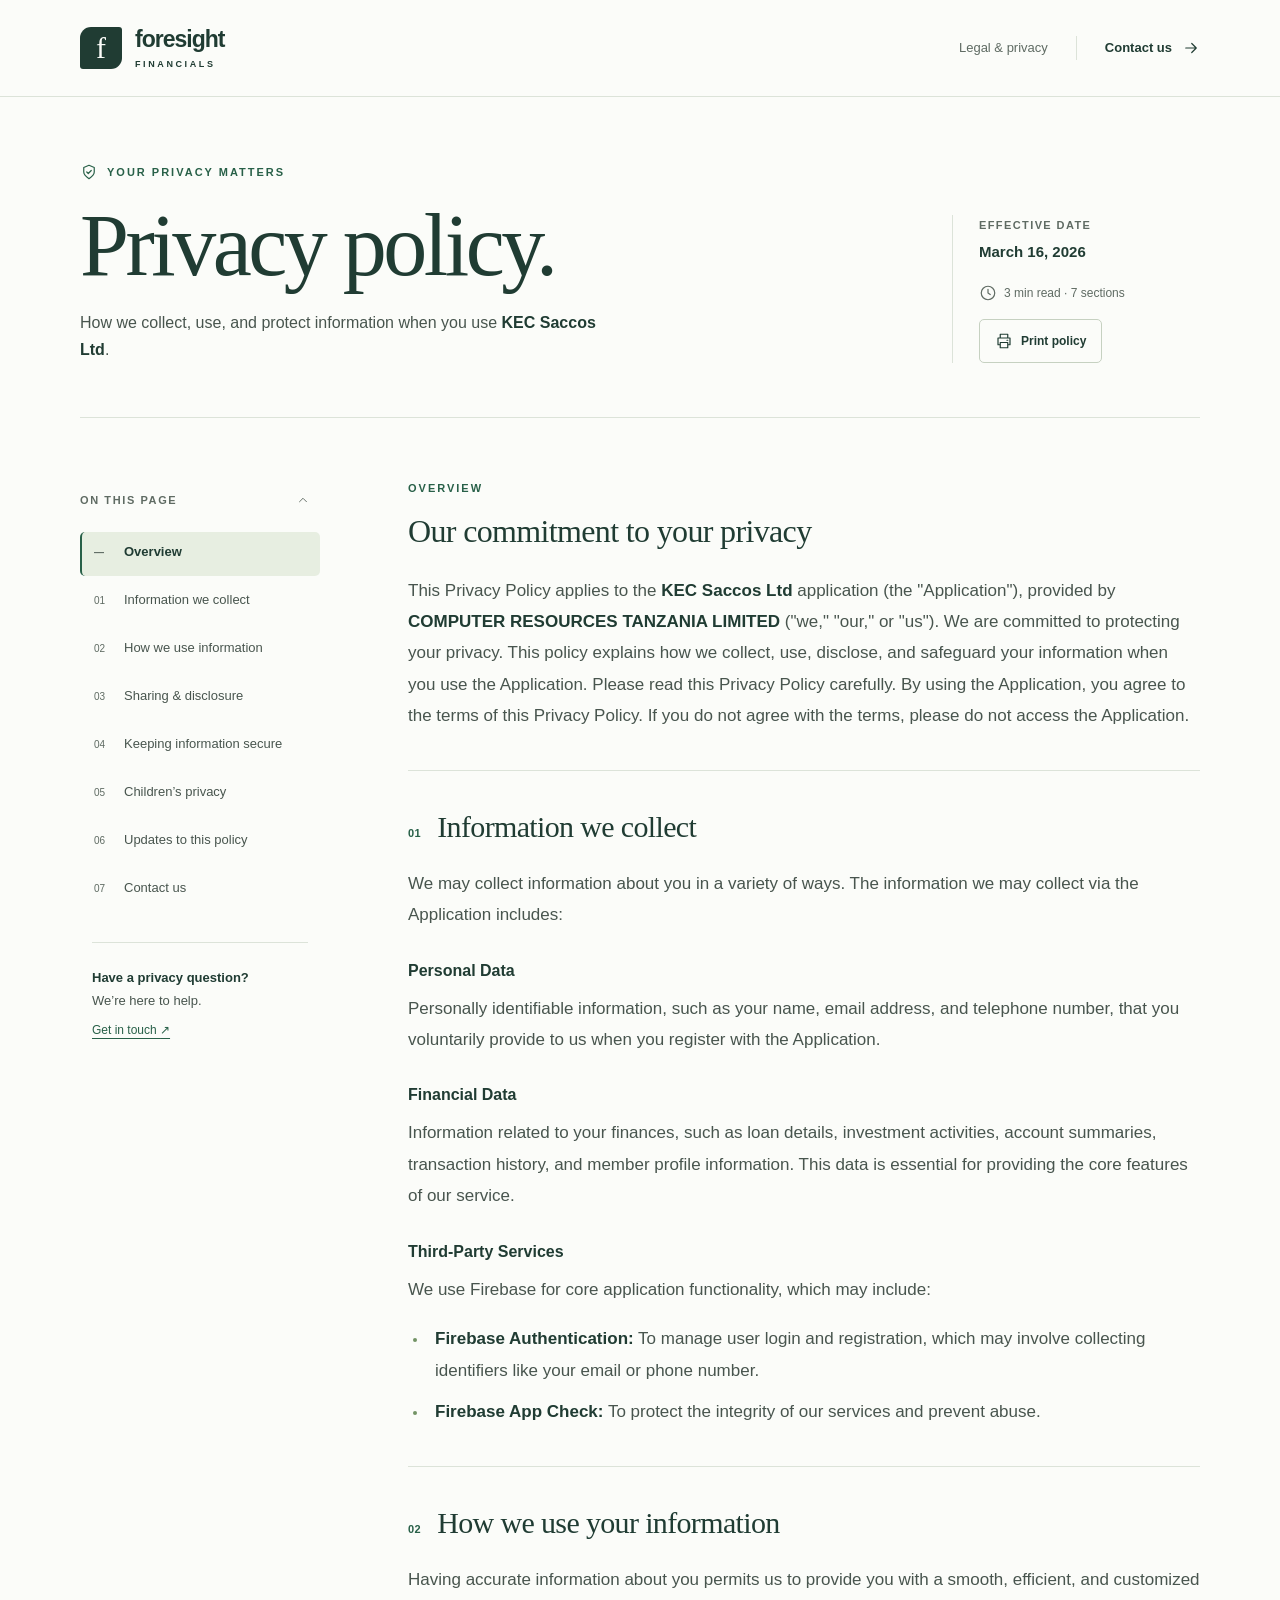
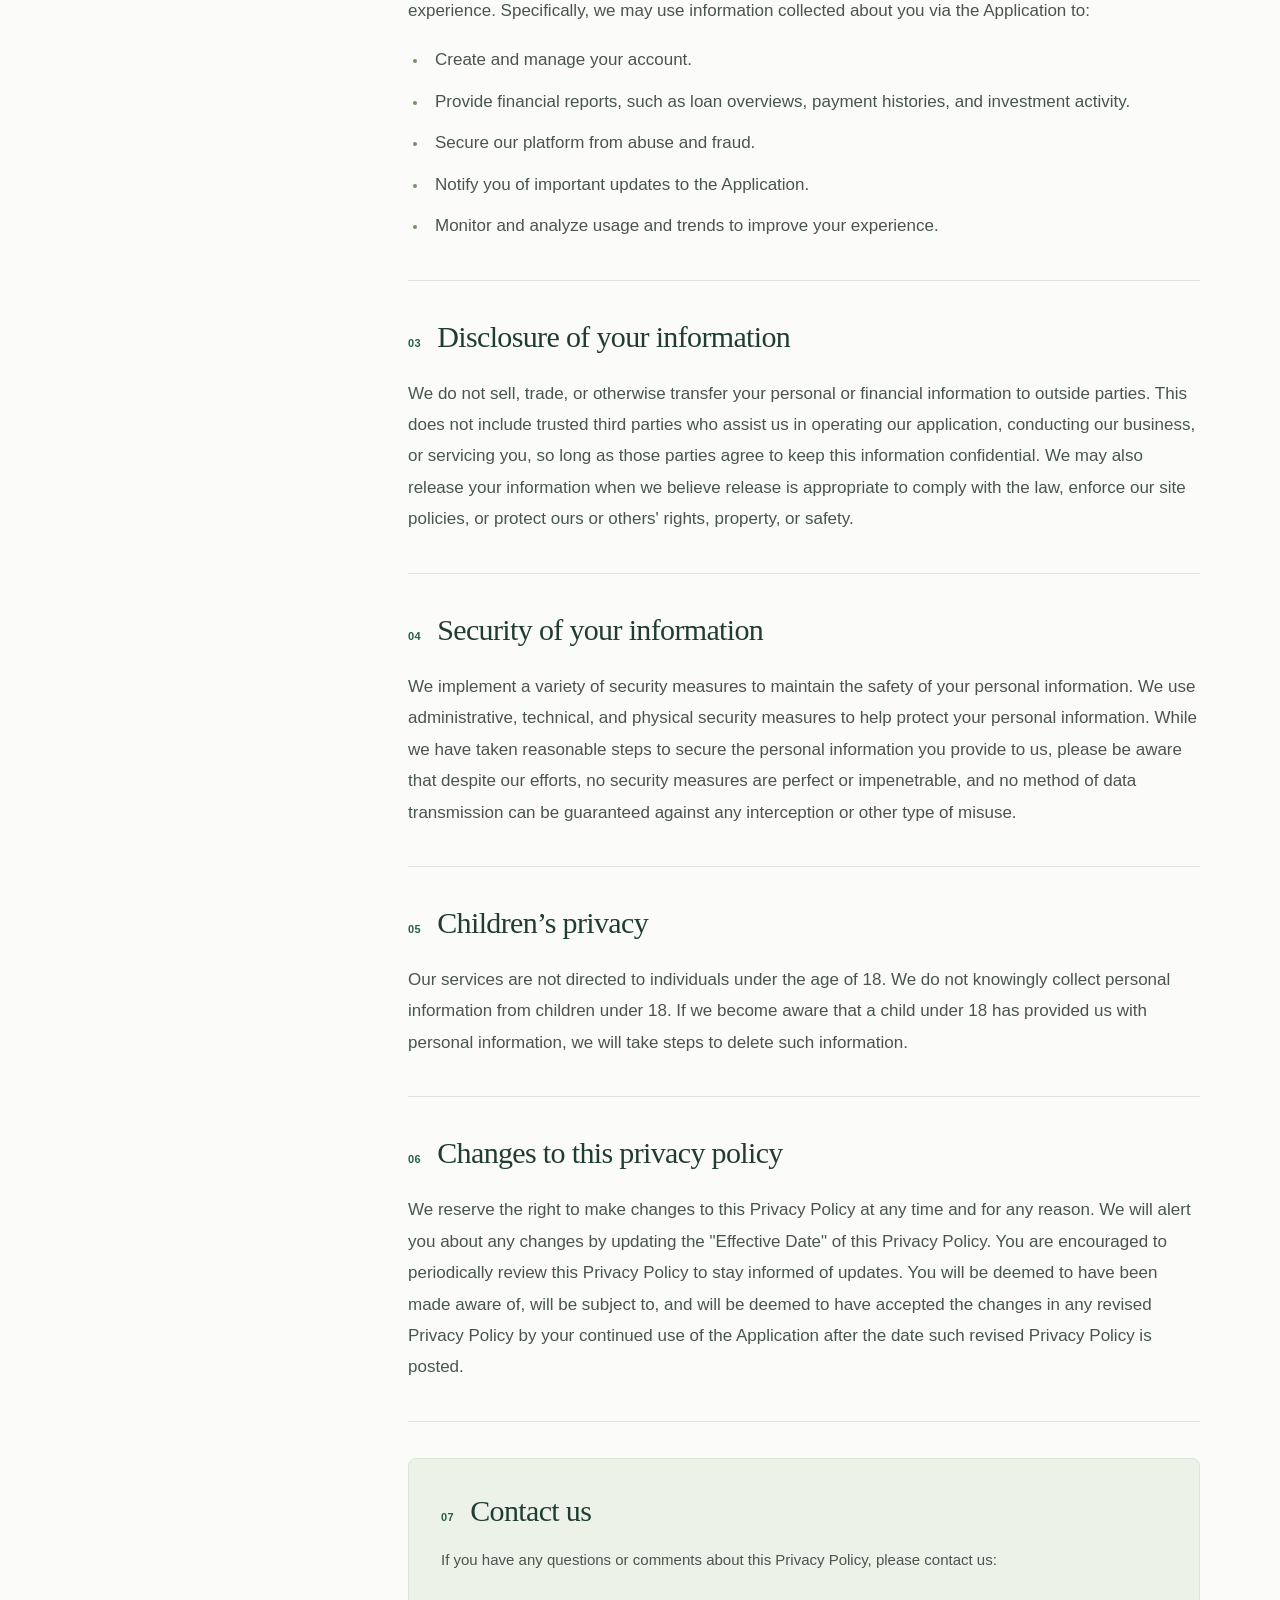
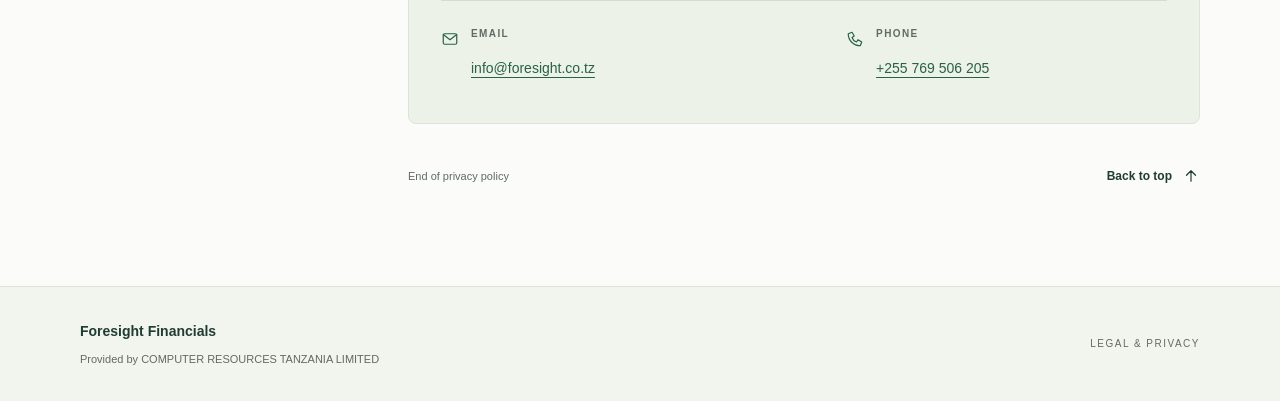
<file: docs/kec/index.html>
<!DOCTYPE html>
<html lang="en">
<head>
    <meta charset="UTF-8">
    <meta name="viewport" content="width=device-width, initial-scale=1.0">
    <meta name="description" content="Read the privacy policy for KEC Saccos Ltd, including how personal and financial information is collected, used, shared, and protected.">
    <meta name="theme-color" content="#203c33">
    <title>Privacy Policy | KEC Saccos Ltd</title>
    <link rel="icon" href="../assets/favicon.svg" type="image/svg+xml">
    <link rel="stylesheet" href="../assets/policy.css">
    <script src="../assets/policy.js" defer></script>
</head>
<body id="top">
    <a class="skip-link" href="#main-content">Skip to policy</a>
    <header class="site-header">
        <div class="wrap header-inner">
            <a class="brand" href="../common/" aria-label="Foresight Financials privacy policy">
                <span class="brand-mark" aria-hidden="true">f</span>
                <span class="brand-name">foresight<small>Financials</small></span>
            </a>
            <div class="header-links">
                <span class="header-label">Legal &amp; privacy</span>
                <a class="text-link" href="#contact">Contact us <svg class="icon" viewBox="0 0 24 24" aria-hidden="true"><path d="M5 12h14m-6-6 6 6-6 6"/></svg></a>
            </div>
        </div>
    </header>

    <main id="main-content" tabindex="-1">
        <div class="wrap">
            <header class="hero" aria-labelledby="policy-title">
                <p class="eyebrow"><svg class="icon" viewBox="0 0 24 24" aria-hidden="true"><path d="m12 3 7 3v6c0 4-7 9-7 9s-7-5-7-9V6z"/><path d="m9 12 2 2 4-4"/></svg> Your privacy matters</p>
                <div class="hero-grid">
                    <div>
                        <h1 id="policy-title">Privacy policy.</h1>
                        <p class="hero-description">How we collect, use, and protect information when you use <span class="application-name">KEC Saccos Ltd</span>.</p>
                    </div>
                    <div class="policy-meta">
                        <dl>
                            <dt>Effective date</dt>
                            <dd><time datetime="2026-03-16">March 16, 2026</time></dd>
                        </dl>
                        <p class="reading-time"><svg class="icon" viewBox="0 0 24 24" aria-hidden="true"><circle cx="12" cy="12" r="9"/><path d="M12 7v5l3 2"/></svg> 3 min read · 7 sections</p>
                        <button class="print-button" type="button" data-print hidden><svg class="icon" viewBox="0 0 24 24" aria-hidden="true"><path d="M7 8V3h10v5M7 17H4V8h16v9h-3M7 14h10v7H7z"/><path d="M16 11h1"/></svg> Print policy</button>
                    </div>
                </div>
            </header>

            <div class="reading-layout">
                <aside class="sidebar" aria-label="Policy navigation">
                    <details class="contents" open>
                        <summary>On this page <svg class="icon" viewBox="0 0 24 24" aria-hidden="true"><path d="m6 9 6 6 6-6"/></svg></summary>
                        <nav aria-label="Policy sections">
                            <ol>
                        <li><a href="#overview" aria-current="location"><span class="nav-number" aria-hidden="true">—</span><span>Overview</span></a></li>
                        <li><a href="#information-we-collect"><span class="nav-number" aria-hidden="true">01</span><span>Information we collect</span></a></li>
                        <li><a href="#how-we-use-information"><span class="nav-number" aria-hidden="true">02</span><span>How we use information</span></a></li>
                        <li><a href="#disclosure"><span class="nav-number" aria-hidden="true">03</span><span>Sharing & disclosure</span></a></li>
                        <li><a href="#security"><span class="nav-number" aria-hidden="true">04</span><span>Keeping information secure</span></a></li>
                        <li><a href="#children"><span class="nav-number" aria-hidden="true">05</span><span>Children’s privacy</span></a></li>
                        <li><a href="#policy-changes"><span class="nav-number" aria-hidden="true">06</span><span>Updates to this policy</span></a></li>
                        <li><a href="#contact"><span class="nav-number" aria-hidden="true">07</span><span>Contact us</span></a></li>
                            </ol>
                        </nav>
                    </details>
                    <div class="sidebar-note">
                        <p><strong>Have a privacy question?</strong><br>We’re here to help.</p>
                        <a href="#contact">Get in touch <span aria-hidden="true">↗</span></a>
                    </div>
                </aside>

                <article class="policy-document" aria-label="KEC Saccos Ltd privacy policy">
                    <section class="policy-section overview" id="overview" aria-labelledby="overview-title" tabindex="-1">
                        <p class="eyebrow">Overview</p>
                        <h2 id="overview-title">Our commitment to your privacy</h2>
                        <p>This Privacy Policy applies to the <strong>KEC Saccos Ltd</strong> application (the "Application"), provided by <strong>COMPUTER RESOURCES TANZANIA LIMITED</strong> ("we," "our," or "us"). We are committed to protecting your privacy. This policy explains how we collect, use, disclose, and safeguard your information when you use the Application. Please read this Privacy Policy carefully. By using the Application, you agree to the terms of this Privacy Policy. If you do not agree with the terms, please do not access the Application.</p>
                    </section>

                <section class="policy-section" id="information-we-collect" aria-labelledby="information-we-collect-title" tabindex="-1">
                    <div class="section-heading">
                        <span class="section-number" aria-hidden="true">01</span>
                        <h2 id="information-we-collect-title">Information we collect</h2>
                    </div>
                    <p>We may collect information about you in a variety of ways. The information we may collect via the Application includes:</p>
                    <h3>Personal Data</h3>
                    <p>Personally identifiable information, such as your name, email address, and telephone number, that you voluntarily provide to us when you register with the Application.</p>
                    <h3>Financial Data</h3>
                    <p>Information related to your finances, such as loan details, investment activities, account summaries, transaction history, and member profile information. This data is essential for providing the core features of our service.</p>
                    <h3>Third-Party Services</h3>
                    <p>We use Firebase for core application functionality, which may include:</p>
                    <ul>
                    <li><strong>Firebase Authentication:</strong> To manage user login and registration, which may involve collecting identifiers like your email or phone number.</li>
                    <li><strong>Firebase App Check:</strong> To protect the integrity of our services and prevent abuse.</li>
                    </ul>
                </section>

                <section class="policy-section" id="how-we-use-information" aria-labelledby="how-we-use-information-title" tabindex="-1">
                    <div class="section-heading">
                        <span class="section-number" aria-hidden="true">02</span>
                        <h2 id="how-we-use-information-title">How we use your information</h2>
                    </div>
                    <p>Having accurate information about you permits us to provide you with a smooth, efficient, and customized experience. Specifically, we may use information collected about you via the Application to:</p>
                    <ul>
                    <li>Create and manage your account.</li>
                    <li>Provide financial reports, such as loan overviews, payment histories, and investment activity.</li>
                    <li>Secure our platform from abuse and fraud.</li>
                    <li>Notify you of important updates to the Application.</li>
                    <li>Monitor and analyze usage and trends to improve your experience.</li>
                    </ul>
                </section>

                <section class="policy-section" id="disclosure" aria-labelledby="disclosure-title" tabindex="-1">
                    <div class="section-heading">
                        <span class="section-number" aria-hidden="true">03</span>
                        <h2 id="disclosure-title">Disclosure of your information</h2>
                    </div>
                    <p>We do not sell, trade, or otherwise transfer your personal or financial information to outside parties. This does not include trusted third parties who assist us in operating our application, conducting our business, or servicing you, so long as those parties agree to keep this information confidential. We may also release your information when we believe release is appropriate to comply with the law, enforce our site policies, or protect ours or others' rights, property, or safety.</p>
                </section>

                <section class="policy-section" id="security" aria-labelledby="security-title" tabindex="-1">
                    <div class="section-heading">
                        <span class="section-number" aria-hidden="true">04</span>
                        <h2 id="security-title">Security of your information</h2>
                    </div>
                    <p>We implement a variety of security measures to maintain the safety of your personal information. We use administrative, technical, and physical security measures to help protect your personal information. While we have taken reasonable steps to secure the personal information you provide to us, please be aware that despite our efforts, no security measures are perfect or impenetrable, and no method of data transmission can be guaranteed against any interception or other type of misuse.</p>
                </section>

                <section class="policy-section" id="children" aria-labelledby="children-title" tabindex="-1">
                    <div class="section-heading">
                        <span class="section-number" aria-hidden="true">05</span>
                        <h2 id="children-title">Children’s privacy</h2>
                    </div>
                    <p>Our services are not directed to individuals under the age of 18. We do not knowingly collect personal information from children under 18. If we become aware that a child under 18 has provided us with personal information, we will take steps to delete such information.</p>
                </section>

                <section class="policy-section" id="policy-changes" aria-labelledby="policy-changes-title" tabindex="-1">
                    <div class="section-heading">
                        <span class="section-number" aria-hidden="true">06</span>
                        <h2 id="policy-changes-title">Changes to this privacy policy</h2>
                    </div>
                    <p>We reserve the right to make changes to this Privacy Policy at any time and for any reason. We will alert you about any changes by updating the "Effective Date" of this Privacy Policy. You are encouraged to periodically review this Privacy Policy to stay informed of updates. You will be deemed to have been made aware of, will be subject to, and will be deemed to have accepted the changes in any revised Privacy Policy by your continued use of the Application after the date such revised Privacy Policy is posted.</p>
                </section>

                <section class="policy-section contact-section" id="contact" aria-labelledby="contact-title" tabindex="-1">
                    <div class="section-heading">
                        <span class="section-number" aria-hidden="true">07</span>
                        <h2 id="contact-title">Contact us</h2>
                    </div>
                    <p>If you have any questions or comments about this Privacy Policy, please contact us:</p>
                    <div class="contact-info">
                        <div class="contact-method">
                            <svg class="icon" viewBox="0 0 24 24" aria-hidden="true"><rect x="3" y="5" width="18" height="14" rx="2"/><path d="m3 6 9 7 9-7"/></svg>
                            <dl><dt>Email</dt><dd><a href="mailto:info@foresight.co.tz">info@foresight.co.tz</a></dd></dl>
                        </div>
                        <div class="contact-method">
                            <svg class="icon" viewBox="0 0 24 24" aria-hidden="true"><path d="m8 3 3 5-3 2c1 3 3 5 6 6l2-3 5 3-2 5C10 21 3 14 3 5z"/></svg>
                            <dl><dt>Phone</dt><dd><a href="tel:+255769506205">+255 769 506 205</a></dd></dl>
                        </div>
                    </div>
                </section>

                    <div class="document-end">
                        <span>End of privacy policy</span>
                        <a class="text-link" href="#top">Back to top <svg class="icon" viewBox="0 0 24 24" aria-hidden="true"><path d="M12 19V5m-6 6 6-6 6 6"/></svg></a>
                    </div>
                </article>
            </div>
        </div>
    </main>

    <footer class="site-footer">
        <div class="wrap footer-inner">
            <div>
                <p class="footer-brand">Foresight Financials</p>
                <p class="footer-note">Provided by COMPUTER RESOURCES TANZANIA LIMITED</p>
            </div>
            <p class="footer-label">Legal &amp; privacy</p>
        </div>
    </footer>
</body>
</html>
</file>
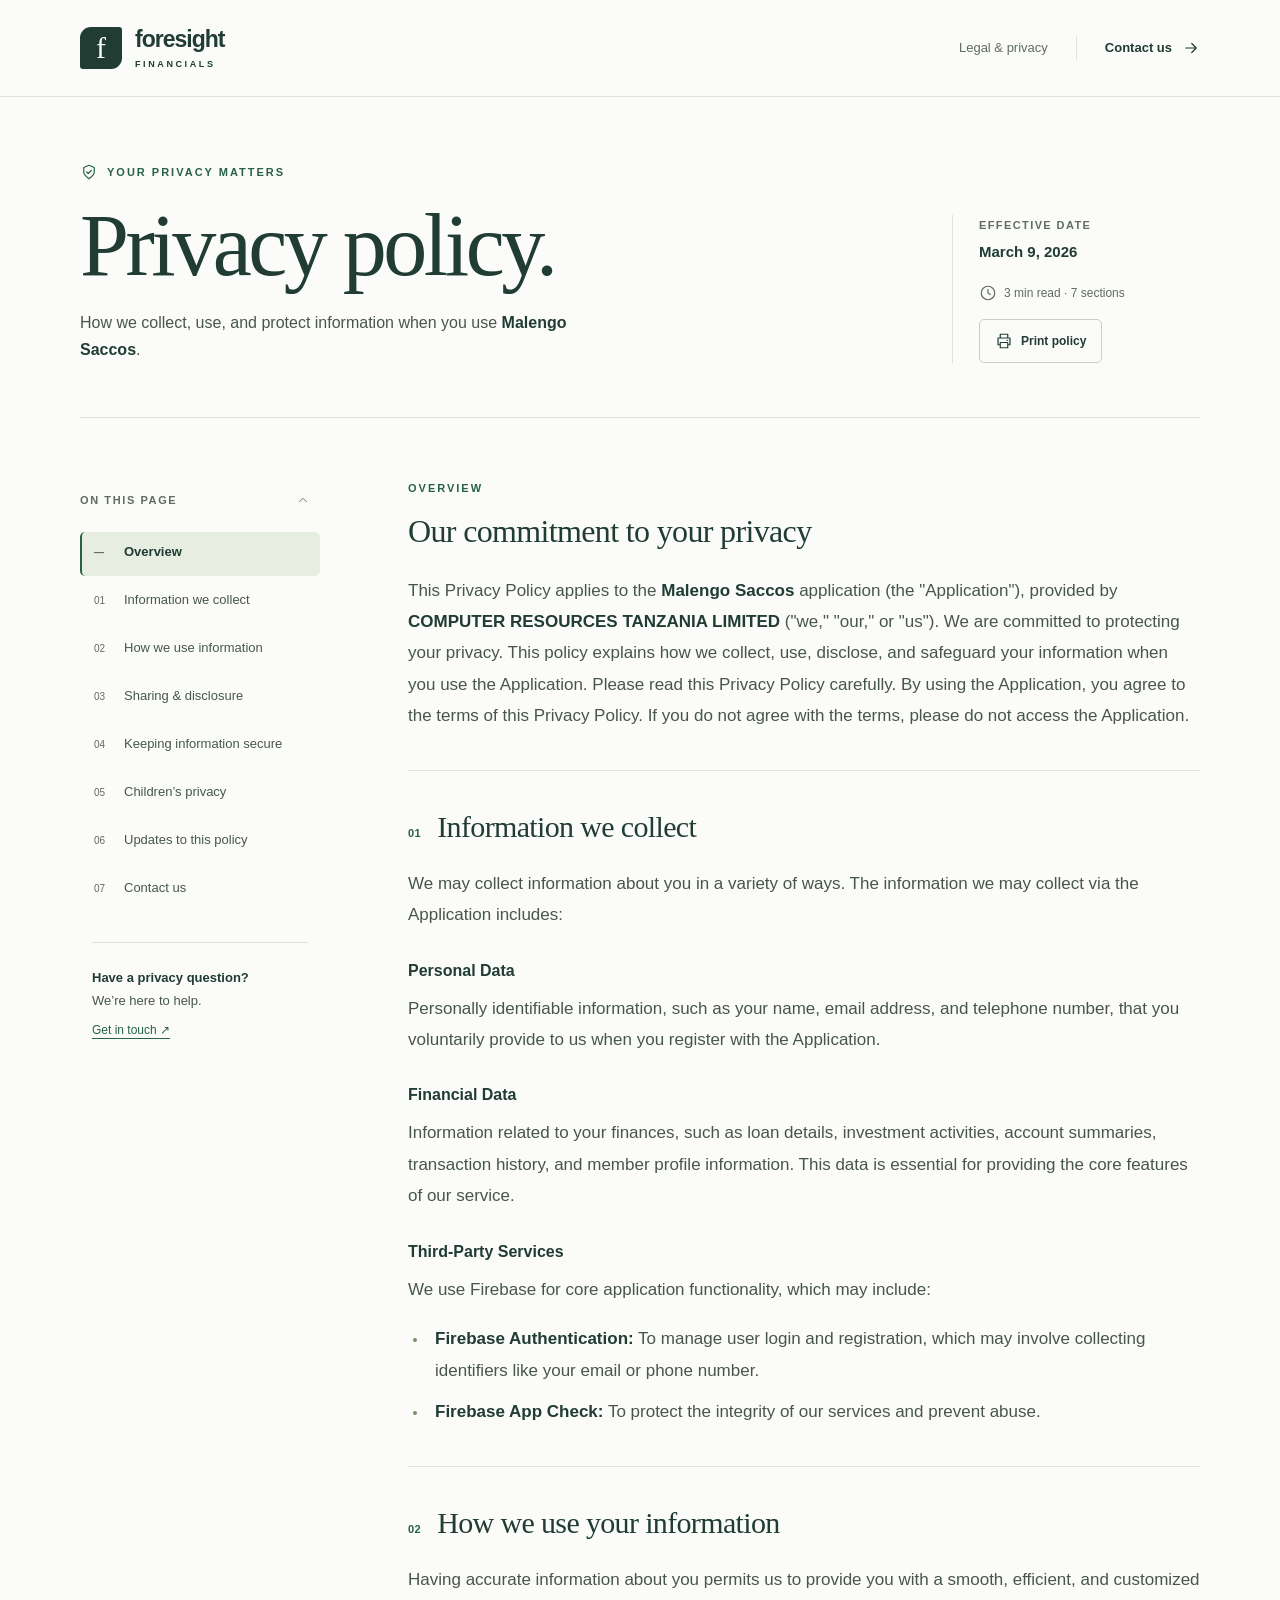
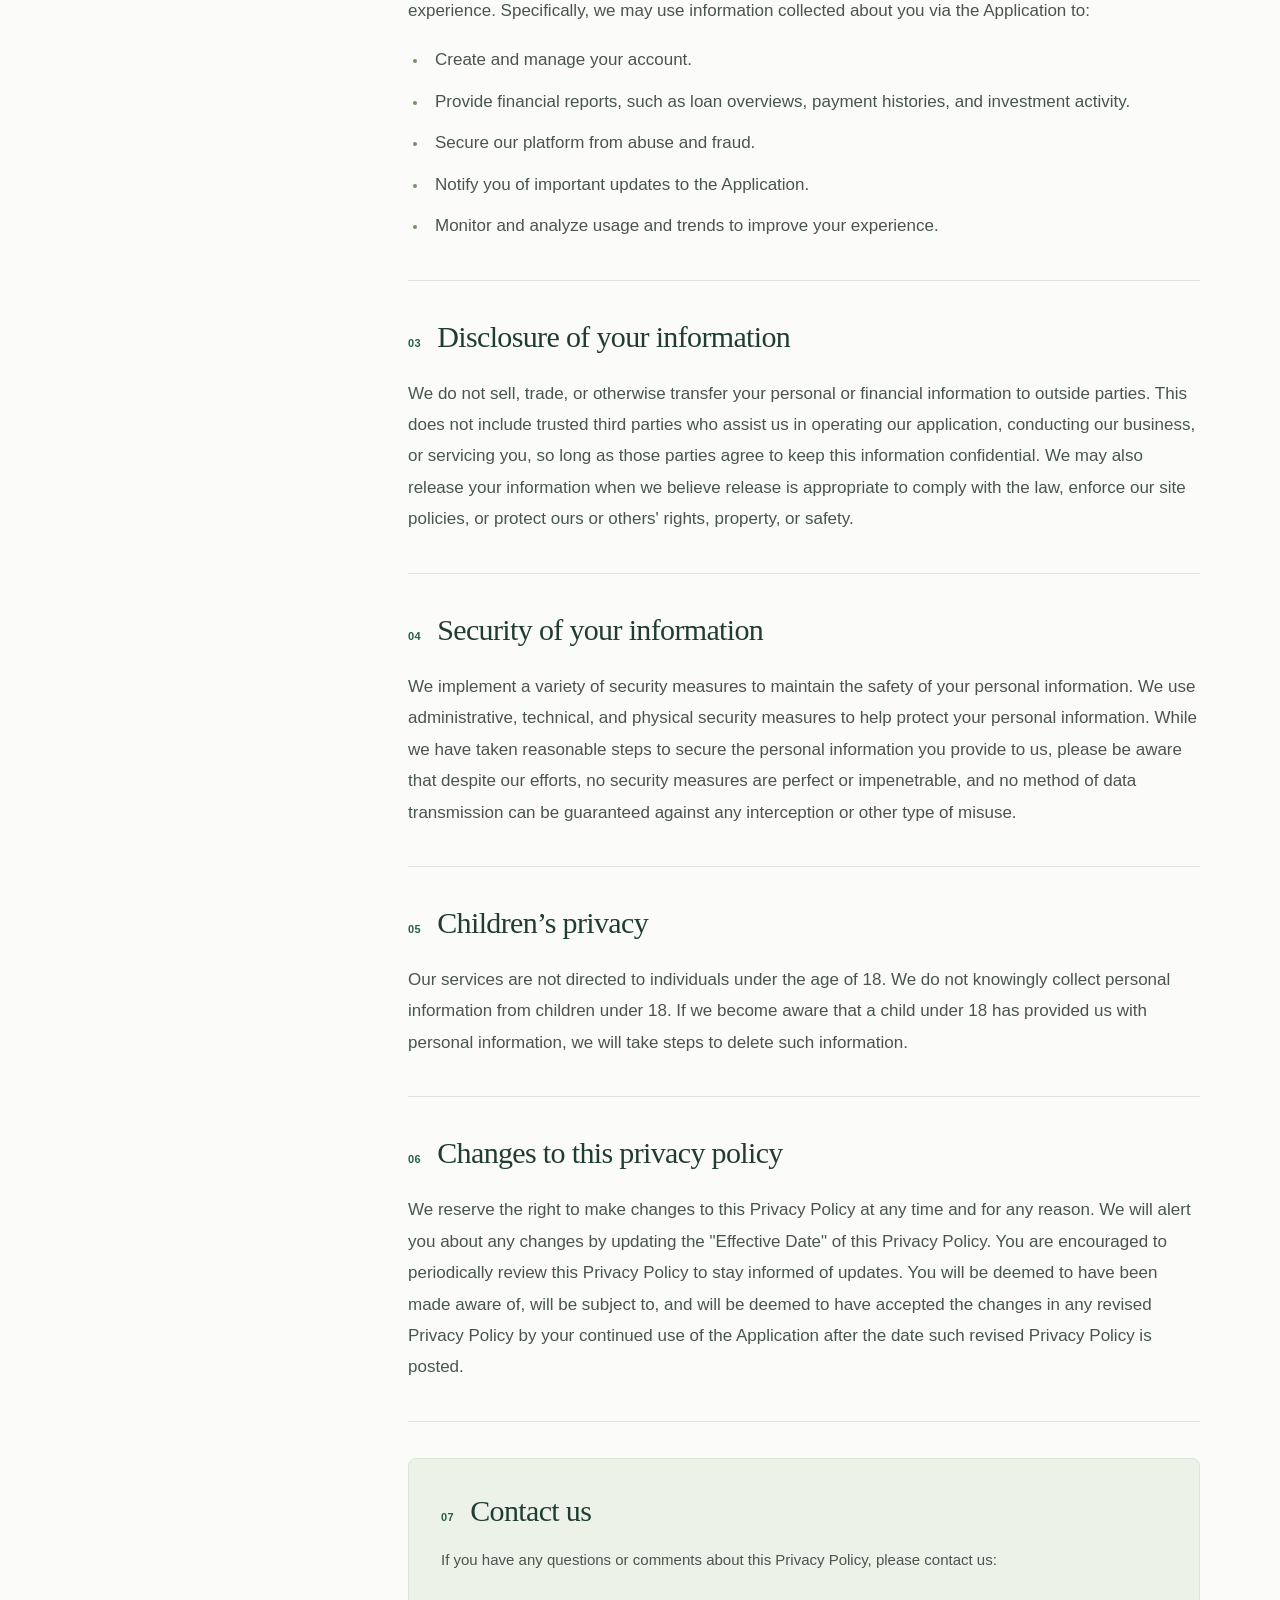
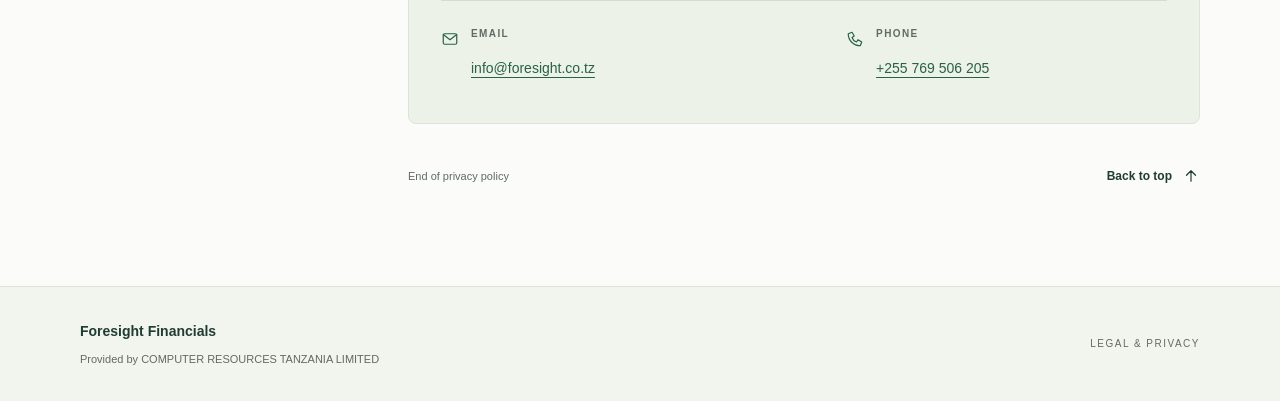
<file: docs/malengo/index.html>
<!DOCTYPE html>
<html lang="en">
<head>
    <meta charset="UTF-8">
    <meta name="viewport" content="width=device-width, initial-scale=1.0">
    <meta name="description" content="Read the privacy policy for Malengo Saccos, including how personal and financial information is collected, used, shared, and protected.">
    <meta name="theme-color" content="#203c33">
    <title>Privacy Policy | Malengo Saccos</title>
    <link rel="icon" href="../assets/favicon.svg" type="image/svg+xml">
    <link rel="stylesheet" href="../assets/policy.css">
    <script src="../assets/policy.js" defer></script>
</head>
<body id="top">
    <a class="skip-link" href="#main-content">Skip to policy</a>
    <header class="site-header">
        <div class="wrap header-inner">
            <a class="brand" href="../common/" aria-label="Foresight Financials privacy policy">
                <span class="brand-mark" aria-hidden="true">f</span>
                <span class="brand-name">foresight<small>Financials</small></span>
            </a>
            <div class="header-links">
                <span class="header-label">Legal &amp; privacy</span>
                <a class="text-link" href="#contact">Contact us <svg class="icon" viewBox="0 0 24 24" aria-hidden="true"><path d="M5 12h14m-6-6 6 6-6 6"/></svg></a>
            </div>
        </div>
    </header>

    <main id="main-content" tabindex="-1">
        <div class="wrap">
            <header class="hero" aria-labelledby="policy-title">
                <p class="eyebrow"><svg class="icon" viewBox="0 0 24 24" aria-hidden="true"><path d="m12 3 7 3v6c0 4-7 9-7 9s-7-5-7-9V6z"/><path d="m9 12 2 2 4-4"/></svg> Your privacy matters</p>
                <div class="hero-grid">
                    <div>
                        <h1 id="policy-title">Privacy policy.</h1>
                        <p class="hero-description">How we collect, use, and protect information when you use <span class="application-name">Malengo Saccos</span>.</p>
                    </div>
                    <div class="policy-meta">
                        <dl>
                            <dt>Effective date</dt>
                            <dd><time datetime="2026-03-09">March 9, 2026</time></dd>
                        </dl>
                        <p class="reading-time"><svg class="icon" viewBox="0 0 24 24" aria-hidden="true"><circle cx="12" cy="12" r="9"/><path d="M12 7v5l3 2"/></svg> 3 min read · 7 sections</p>
                        <button class="print-button" type="button" data-print hidden><svg class="icon" viewBox="0 0 24 24" aria-hidden="true"><path d="M7 8V3h10v5M7 17H4V8h16v9h-3M7 14h10v7H7z"/><path d="M16 11h1"/></svg> Print policy</button>
                    </div>
                </div>
            </header>

            <div class="reading-layout">
                <aside class="sidebar" aria-label="Policy navigation">
                    <details class="contents" open>
                        <summary>On this page <svg class="icon" viewBox="0 0 24 24" aria-hidden="true"><path d="m6 9 6 6 6-6"/></svg></summary>
                        <nav aria-label="Policy sections">
                            <ol>
                        <li><a href="#overview" aria-current="location"><span class="nav-number" aria-hidden="true">—</span><span>Overview</span></a></li>
                        <li><a href="#information-we-collect"><span class="nav-number" aria-hidden="true">01</span><span>Information we collect</span></a></li>
                        <li><a href="#how-we-use-information"><span class="nav-number" aria-hidden="true">02</span><span>How we use information</span></a></li>
                        <li><a href="#disclosure"><span class="nav-number" aria-hidden="true">03</span><span>Sharing & disclosure</span></a></li>
                        <li><a href="#security"><span class="nav-number" aria-hidden="true">04</span><span>Keeping information secure</span></a></li>
                        <li><a href="#children"><span class="nav-number" aria-hidden="true">05</span><span>Children’s privacy</span></a></li>
                        <li><a href="#policy-changes"><span class="nav-number" aria-hidden="true">06</span><span>Updates to this policy</span></a></li>
                        <li><a href="#contact"><span class="nav-number" aria-hidden="true">07</span><span>Contact us</span></a></li>
                            </ol>
                        </nav>
                    </details>
                    <div class="sidebar-note">
                        <p><strong>Have a privacy question?</strong><br>We’re here to help.</p>
                        <a href="#contact">Get in touch <span aria-hidden="true">↗</span></a>
                    </div>
                </aside>

                <article class="policy-document" aria-label="Malengo Saccos privacy policy">
                    <section class="policy-section overview" id="overview" aria-labelledby="overview-title" tabindex="-1">
                        <p class="eyebrow">Overview</p>
                        <h2 id="overview-title">Our commitment to your privacy</h2>
                        <p>This Privacy Policy applies to the <strong>Malengo Saccos</strong> application (the "Application"), provided by <strong>COMPUTER RESOURCES TANZANIA LIMITED</strong> ("we," "our," or "us"). We are committed to protecting your privacy. This policy explains how we collect, use, disclose, and safeguard your information when you use the Application. Please read this Privacy Policy carefully. By using the Application, you agree to the terms of this Privacy Policy. If you do not agree with the terms, please do not access the Application.</p>
                    </section>

                <section class="policy-section" id="information-we-collect" aria-labelledby="information-we-collect-title" tabindex="-1">
                    <div class="section-heading">
                        <span class="section-number" aria-hidden="true">01</span>
                        <h2 id="information-we-collect-title">Information we collect</h2>
                    </div>
                    <p>We may collect information about you in a variety of ways. The information we may collect via the Application includes:</p>
                    <h3>Personal Data</h3>
                    <p>Personally identifiable information, such as your name, email address, and telephone number, that you voluntarily provide to us when you register with the Application.</p>
                    <h3>Financial Data</h3>
                    <p>Information related to your finances, such as loan details, investment activities, account summaries, transaction history, and member profile information. This data is essential for providing the core features of our service.</p>
                    <h3>Third-Party Services</h3>
                    <p>We use Firebase for core application functionality, which may include:</p>
                    <ul>
                    <li><strong>Firebase Authentication:</strong> To manage user login and registration, which may involve collecting identifiers like your email or phone number.</li>
                    <li><strong>Firebase App Check:</strong> To protect the integrity of our services and prevent abuse.</li>
                    </ul>
                </section>

                <section class="policy-section" id="how-we-use-information" aria-labelledby="how-we-use-information-title" tabindex="-1">
                    <div class="section-heading">
                        <span class="section-number" aria-hidden="true">02</span>
                        <h2 id="how-we-use-information-title">How we use your information</h2>
                    </div>
                    <p>Having accurate information about you permits us to provide you with a smooth, efficient, and customized experience. Specifically, we may use information collected about you via the Application to:</p>
                    <ul>
                    <li>Create and manage your account.</li>
                    <li>Provide financial reports, such as loan overviews, payment histories, and investment activity.</li>
                    <li>Secure our platform from abuse and fraud.</li>
                    <li>Notify you of important updates to the Application.</li>
                    <li>Monitor and analyze usage and trends to improve your experience.</li>
                    </ul>
                </section>

                <section class="policy-section" id="disclosure" aria-labelledby="disclosure-title" tabindex="-1">
                    <div class="section-heading">
                        <span class="section-number" aria-hidden="true">03</span>
                        <h2 id="disclosure-title">Disclosure of your information</h2>
                    </div>
                    <p>We do not sell, trade, or otherwise transfer your personal or financial information to outside parties. This does not include trusted third parties who assist us in operating our application, conducting our business, or servicing you, so long as those parties agree to keep this information confidential. We may also release your information when we believe release is appropriate to comply with the law, enforce our site policies, or protect ours or others' rights, property, or safety.</p>
                </section>

                <section class="policy-section" id="security" aria-labelledby="security-title" tabindex="-1">
                    <div class="section-heading">
                        <span class="section-number" aria-hidden="true">04</span>
                        <h2 id="security-title">Security of your information</h2>
                    </div>
                    <p>We implement a variety of security measures to maintain the safety of your personal information. We use administrative, technical, and physical security measures to help protect your personal information. While we have taken reasonable steps to secure the personal information you provide to us, please be aware that despite our efforts, no security measures are perfect or impenetrable, and no method of data transmission can be guaranteed against any interception or other type of misuse.</p>
                </section>

                <section class="policy-section" id="children" aria-labelledby="children-title" tabindex="-1">
                    <div class="section-heading">
                        <span class="section-number" aria-hidden="true">05</span>
                        <h2 id="children-title">Children’s privacy</h2>
                    </div>
                    <p>Our services are not directed to individuals under the age of 18. We do not knowingly collect personal information from children under 18. If we become aware that a child under 18 has provided us with personal information, we will take steps to delete such information.</p>
                </section>

                <section class="policy-section" id="policy-changes" aria-labelledby="policy-changes-title" tabindex="-1">
                    <div class="section-heading">
                        <span class="section-number" aria-hidden="true">06</span>
                        <h2 id="policy-changes-title">Changes to this privacy policy</h2>
                    </div>
                    <p>We reserve the right to make changes to this Privacy Policy at any time and for any reason. We will alert you about any changes by updating the "Effective Date" of this Privacy Policy. You are encouraged to periodically review this Privacy Policy to stay informed of updates. You will be deemed to have been made aware of, will be subject to, and will be deemed to have accepted the changes in any revised Privacy Policy by your continued use of the Application after the date such revised Privacy Policy is posted.</p>
                </section>

                <section class="policy-section contact-section" id="contact" aria-labelledby="contact-title" tabindex="-1">
                    <div class="section-heading">
                        <span class="section-number" aria-hidden="true">07</span>
                        <h2 id="contact-title">Contact us</h2>
                    </div>
                    <p>If you have any questions or comments about this Privacy Policy, please contact us:</p>
                    <div class="contact-info">
                        <div class="contact-method">
                            <svg class="icon" viewBox="0 0 24 24" aria-hidden="true"><rect x="3" y="5" width="18" height="14" rx="2"/><path d="m3 6 9 7 9-7"/></svg>
                            <dl><dt>Email</dt><dd><a href="mailto:info@foresight.co.tz">info@foresight.co.tz</a></dd></dl>
                        </div>
                        <div class="contact-method">
                            <svg class="icon" viewBox="0 0 24 24" aria-hidden="true"><path d="m8 3 3 5-3 2c1 3 3 5 6 6l2-3 5 3-2 5C10 21 3 14 3 5z"/></svg>
                            <dl><dt>Phone</dt><dd><a href="tel:+255769506205">+255 769 506 205</a></dd></dl>
                        </div>
                    </div>
                </section>

                    <div class="document-end">
                        <span>End of privacy policy</span>
                        <a class="text-link" href="#top">Back to top <svg class="icon" viewBox="0 0 24 24" aria-hidden="true"><path d="M12 19V5m-6 6 6-6 6 6"/></svg></a>
                    </div>
                </article>
            </div>
        </div>
    </main>

    <footer class="site-footer">
        <div class="wrap footer-inner">
            <div>
                <p class="footer-brand">Foresight Financials</p>
                <p class="footer-note">Provided by COMPUTER RESOURCES TANZANIA LIMITED</p>
            </div>
            <p class="footer-label">Legal &amp; privacy</p>
        </div>
    </footer>
</body>
</html>
</file>
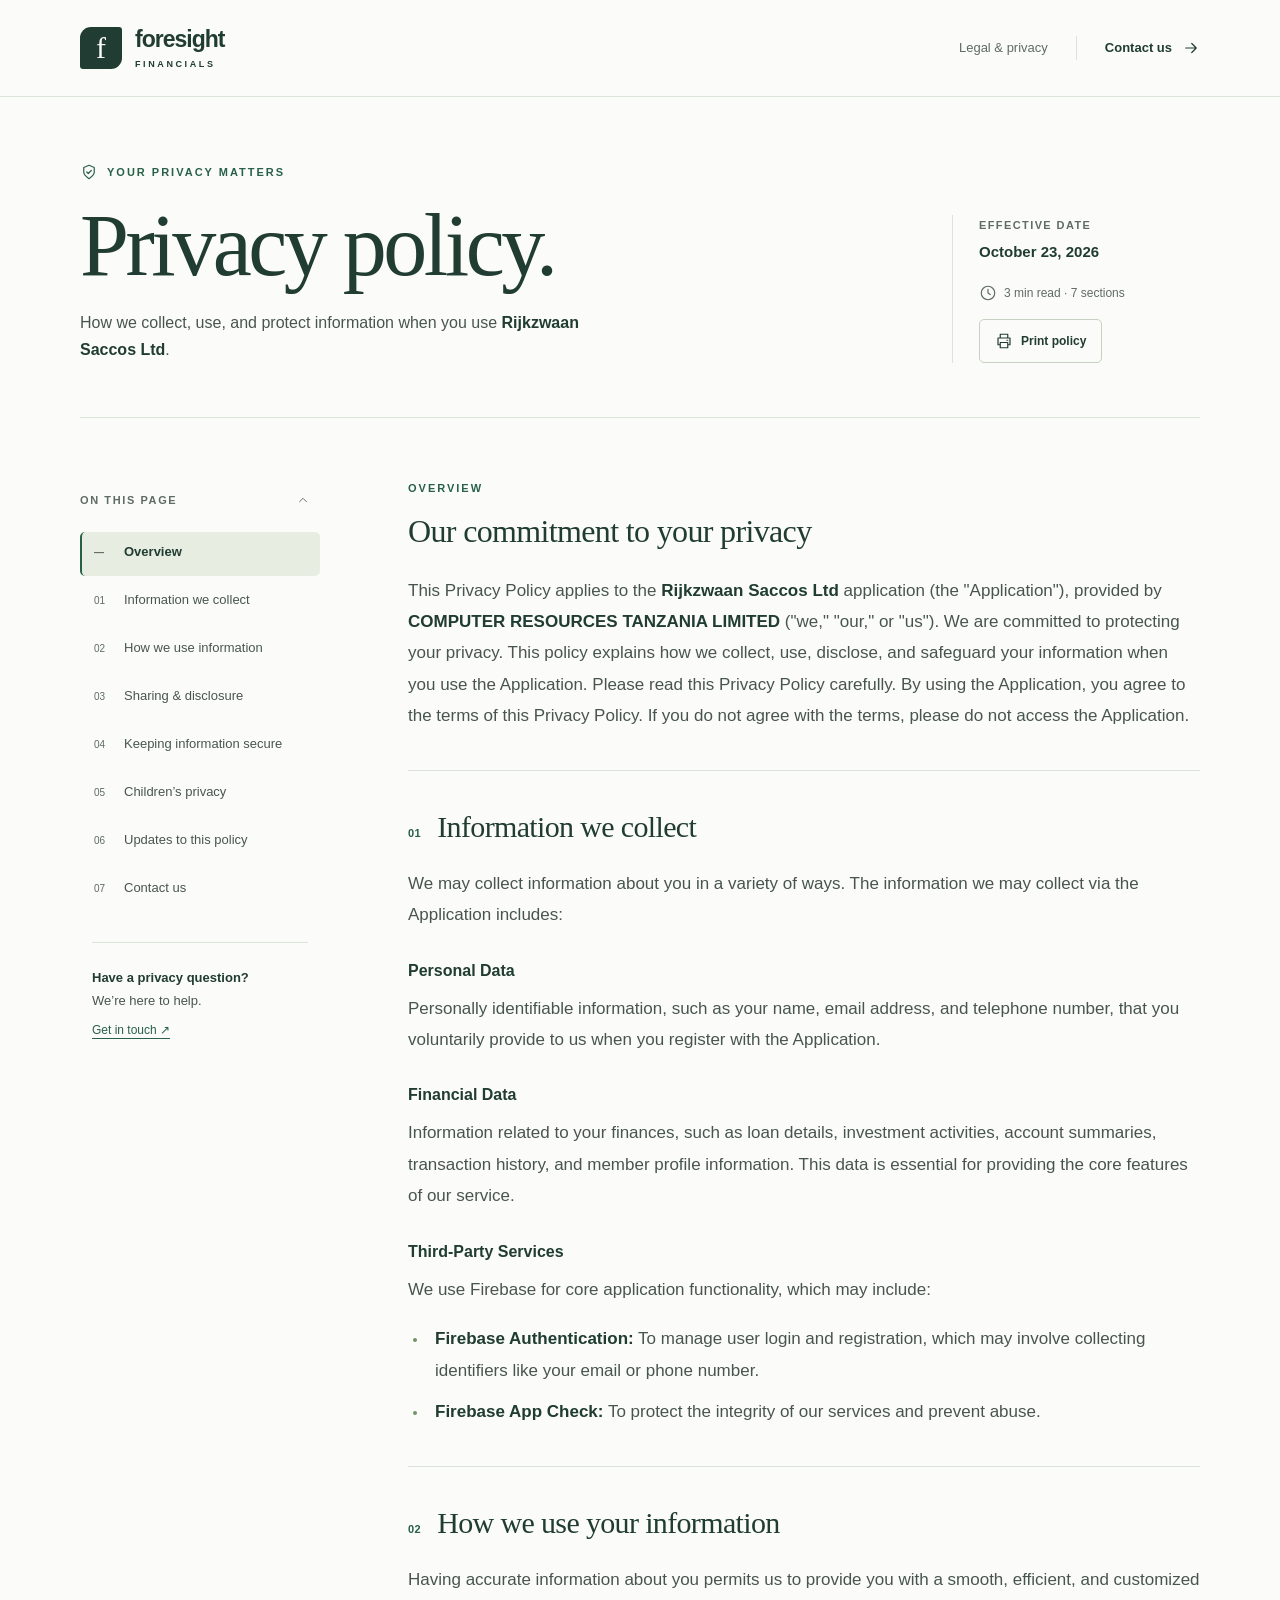
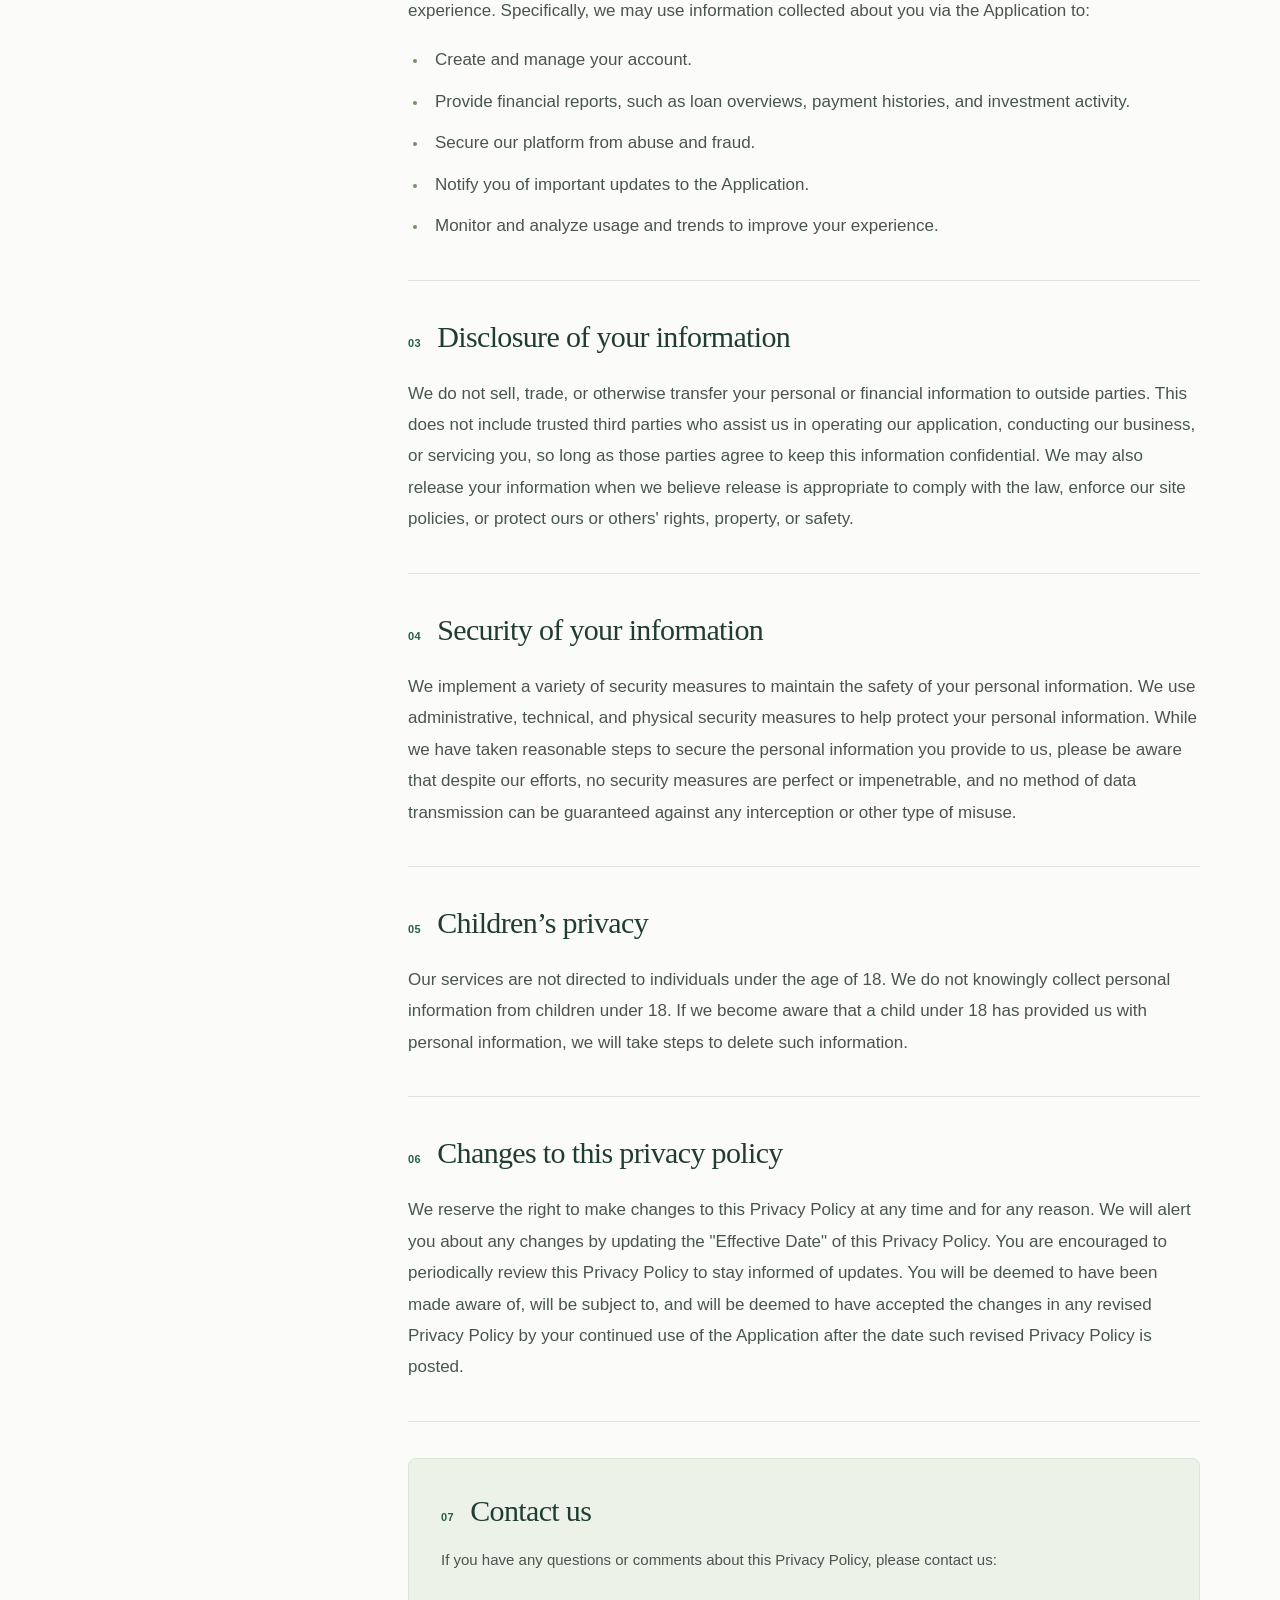
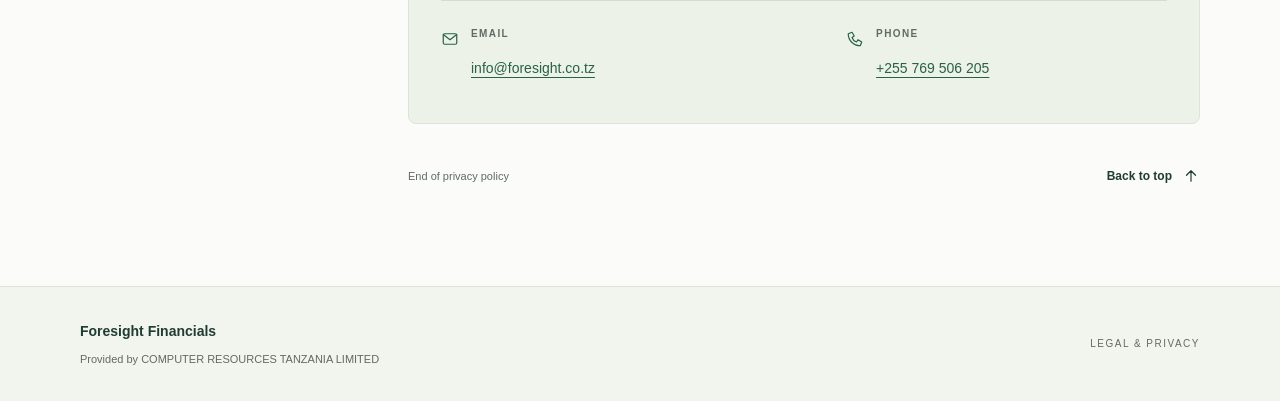
<file: docs/rijkzwaan/index.html>
<!DOCTYPE html>
<html lang="en">
<head>
    <meta charset="UTF-8">
    <meta name="viewport" content="width=device-width, initial-scale=1.0">
    <meta name="description" content="Read the privacy policy for Rijkzwaan Saccos Ltd, including how personal and financial information is collected, used, shared, and protected.">
    <meta name="theme-color" content="#203c33">
    <title>Privacy Policy | Rijkzwaan Saccos Ltd</title>
    <link rel="icon" href="../assets/favicon.svg" type="image/svg+xml">
    <link rel="stylesheet" href="../assets/policy.css">
    <script src="../assets/policy.js" defer></script>
</head>
<body id="top">
    <a class="skip-link" href="#main-content">Skip to policy</a>
    <header class="site-header">
        <div class="wrap header-inner">
            <a class="brand" href="../common/" aria-label="Foresight Financials privacy policy">
                <span class="brand-mark" aria-hidden="true">f</span>
                <span class="brand-name">foresight<small>Financials</small></span>
            </a>
            <div class="header-links">
                <span class="header-label">Legal &amp; privacy</span>
                <a class="text-link" href="#contact">Contact us <svg class="icon" viewBox="0 0 24 24" aria-hidden="true"><path d="M5 12h14m-6-6 6 6-6 6"/></svg></a>
            </div>
        </div>
    </header>

    <main id="main-content" tabindex="-1">
        <div class="wrap">
            <header class="hero" aria-labelledby="policy-title">
                <p class="eyebrow"><svg class="icon" viewBox="0 0 24 24" aria-hidden="true"><path d="m12 3 7 3v6c0 4-7 9-7 9s-7-5-7-9V6z"/><path d="m9 12 2 2 4-4"/></svg> Your privacy matters</p>
                <div class="hero-grid">
                    <div>
                        <h1 id="policy-title">Privacy policy.</h1>
                        <p class="hero-description">How we collect, use, and protect information when you use <span class="application-name">Rijkzwaan Saccos Ltd</span>.</p>
                    </div>
                    <div class="policy-meta">
                        <dl>
                            <dt>Effective date</dt>
                            <dd><time datetime="2026-10-23">October 23, 2026</time></dd>
                        </dl>
                        <p class="reading-time"><svg class="icon" viewBox="0 0 24 24" aria-hidden="true"><circle cx="12" cy="12" r="9"/><path d="M12 7v5l3 2"/></svg> 3 min read · 7 sections</p>
                        <button class="print-button" type="button" data-print hidden><svg class="icon" viewBox="0 0 24 24" aria-hidden="true"><path d="M7 8V3h10v5M7 17H4V8h16v9h-3M7 14h10v7H7z"/><path d="M16 11h1"/></svg> Print policy</button>
                    </div>
                </div>
            </header>

            <div class="reading-layout">
                <aside class="sidebar" aria-label="Policy navigation">
                    <details class="contents" open>
                        <summary>On this page <svg class="icon" viewBox="0 0 24 24" aria-hidden="true"><path d="m6 9 6 6 6-6"/></svg></summary>
                        <nav aria-label="Policy sections">
                            <ol>
                        <li><a href="#overview" aria-current="location"><span class="nav-number" aria-hidden="true">—</span><span>Overview</span></a></li>
                        <li><a href="#information-we-collect"><span class="nav-number" aria-hidden="true">01</span><span>Information we collect</span></a></li>
                        <li><a href="#how-we-use-information"><span class="nav-number" aria-hidden="true">02</span><span>How we use information</span></a></li>
                        <li><a href="#disclosure"><span class="nav-number" aria-hidden="true">03</span><span>Sharing & disclosure</span></a></li>
                        <li><a href="#security"><span class="nav-number" aria-hidden="true">04</span><span>Keeping information secure</span></a></li>
                        <li><a href="#children"><span class="nav-number" aria-hidden="true">05</span><span>Children’s privacy</span></a></li>
                        <li><a href="#policy-changes"><span class="nav-number" aria-hidden="true">06</span><span>Updates to this policy</span></a></li>
                        <li><a href="#contact"><span class="nav-number" aria-hidden="true">07</span><span>Contact us</span></a></li>
                            </ol>
                        </nav>
                    </details>
                    <div class="sidebar-note">
                        <p><strong>Have a privacy question?</strong><br>We’re here to help.</p>
                        <a href="#contact">Get in touch <span aria-hidden="true">↗</span></a>
                    </div>
                </aside>

                <article class="policy-document" aria-label="Rijkzwaan Saccos Ltd privacy policy">
                    <section class="policy-section overview" id="overview" aria-labelledby="overview-title" tabindex="-1">
                        <p class="eyebrow">Overview</p>
                        <h2 id="overview-title">Our commitment to your privacy</h2>
                        <p>This Privacy Policy applies to the <strong>Rijkzwaan Saccos Ltd</strong> application (the "Application"), provided by <strong>COMPUTER RESOURCES TANZANIA LIMITED</strong> ("we," "our," or "us"). We are committed to protecting your privacy. This policy explains how we collect, use, disclose, and safeguard your information when you use the Application. Please read this Privacy Policy carefully. By using the Application, you agree to the terms of this Privacy Policy. If you do not agree with the terms, please do not access the Application.</p>
                    </section>

                <section class="policy-section" id="information-we-collect" aria-labelledby="information-we-collect-title" tabindex="-1">
                    <div class="section-heading">
                        <span class="section-number" aria-hidden="true">01</span>
                        <h2 id="information-we-collect-title">Information we collect</h2>
                    </div>
                    <p>We may collect information about you in a variety of ways. The information we may collect via the Application includes:</p>
                    <h3>Personal Data</h3>
                    <p>Personally identifiable information, such as your name, email address, and telephone number, that you voluntarily provide to us when you register with the Application.</p>
                    <h3>Financial Data</h3>
                    <p>Information related to your finances, such as loan details, investment activities, account summaries, transaction history, and member profile information. This data is essential for providing the core features of our service.</p>
                    <h3>Third-Party Services</h3>
                    <p>We use Firebase for core application functionality, which may include:</p>
                    <ul>
                    <li><strong>Firebase Authentication:</strong> To manage user login and registration, which may involve collecting identifiers like your email or phone number.</li>
                    <li><strong>Firebase App Check:</strong> To protect the integrity of our services and prevent abuse.</li>
                    </ul>
                </section>

                <section class="policy-section" id="how-we-use-information" aria-labelledby="how-we-use-information-title" tabindex="-1">
                    <div class="section-heading">
                        <span class="section-number" aria-hidden="true">02</span>
                        <h2 id="how-we-use-information-title">How we use your information</h2>
                    </div>
                    <p>Having accurate information about you permits us to provide you with a smooth, efficient, and customized experience. Specifically, we may use information collected about you via the Application to:</p>
                    <ul>
                    <li>Create and manage your account.</li>
                    <li>Provide financial reports, such as loan overviews, payment histories, and investment activity.</li>
                    <li>Secure our platform from abuse and fraud.</li>
                    <li>Notify you of important updates to the Application.</li>
                    <li>Monitor and analyze usage and trends to improve your experience.</li>
                    </ul>
                </section>

                <section class="policy-section" id="disclosure" aria-labelledby="disclosure-title" tabindex="-1">
                    <div class="section-heading">
                        <span class="section-number" aria-hidden="true">03</span>
                        <h2 id="disclosure-title">Disclosure of your information</h2>
                    </div>
                    <p>We do not sell, trade, or otherwise transfer your personal or financial information to outside parties. This does not include trusted third parties who assist us in operating our application, conducting our business, or servicing you, so long as those parties agree to keep this information confidential. We may also release your information when we believe release is appropriate to comply with the law, enforce our site policies, or protect ours or others' rights, property, or safety.</p>
                </section>

                <section class="policy-section" id="security" aria-labelledby="security-title" tabindex="-1">
                    <div class="section-heading">
                        <span class="section-number" aria-hidden="true">04</span>
                        <h2 id="security-title">Security of your information</h2>
                    </div>
                    <p>We implement a variety of security measures to maintain the safety of your personal information. We use administrative, technical, and physical security measures to help protect your personal information. While we have taken reasonable steps to secure the personal information you provide to us, please be aware that despite our efforts, no security measures are perfect or impenetrable, and no method of data transmission can be guaranteed against any interception or other type of misuse.</p>
                </section>

                <section class="policy-section" id="children" aria-labelledby="children-title" tabindex="-1">
                    <div class="section-heading">
                        <span class="section-number" aria-hidden="true">05</span>
                        <h2 id="children-title">Children’s privacy</h2>
                    </div>
                    <p>Our services are not directed to individuals under the age of 18. We do not knowingly collect personal information from children under 18. If we become aware that a child under 18 has provided us with personal information, we will take steps to delete such information.</p>
                </section>

                <section class="policy-section" id="policy-changes" aria-labelledby="policy-changes-title" tabindex="-1">
                    <div class="section-heading">
                        <span class="section-number" aria-hidden="true">06</span>
                        <h2 id="policy-changes-title">Changes to this privacy policy</h2>
                    </div>
                    <p>We reserve the right to make changes to this Privacy Policy at any time and for any reason. We will alert you about any changes by updating the "Effective Date" of this Privacy Policy. You are encouraged to periodically review this Privacy Policy to stay informed of updates. You will be deemed to have been made aware of, will be subject to, and will be deemed to have accepted the changes in any revised Privacy Policy by your continued use of the Application after the date such revised Privacy Policy is posted.</p>
                </section>

                <section class="policy-section contact-section" id="contact" aria-labelledby="contact-title" tabindex="-1">
                    <div class="section-heading">
                        <span class="section-number" aria-hidden="true">07</span>
                        <h2 id="contact-title">Contact us</h2>
                    </div>
                    <p>If you have any questions or comments about this Privacy Policy, please contact us:</p>
                    <div class="contact-info">
                        <div class="contact-method">
                            <svg class="icon" viewBox="0 0 24 24" aria-hidden="true"><rect x="3" y="5" width="18" height="14" rx="2"/><path d="m3 6 9 7 9-7"/></svg>
                            <dl><dt>Email</dt><dd><a href="mailto:info@foresight.co.tz">info@foresight.co.tz</a></dd></dl>
                        </div>
                        <div class="contact-method">
                            <svg class="icon" viewBox="0 0 24 24" aria-hidden="true"><path d="m8 3 3 5-3 2c1 3 3 5 6 6l2-3 5 3-2 5C10 21 3 14 3 5z"/></svg>
                            <dl><dt>Phone</dt><dd><a href="tel:+255769506205">+255 769 506 205</a></dd></dl>
                        </div>
                    </div>
                </section>

                    <div class="document-end">
                        <span>End of privacy policy</span>
                        <a class="text-link" href="#top">Back to top <svg class="icon" viewBox="0 0 24 24" aria-hidden="true"><path d="M12 19V5m-6 6 6-6 6 6"/></svg></a>
                    </div>
                </article>
            </div>
        </div>
    </main>

    <footer class="site-footer">
        <div class="wrap footer-inner">
            <div>
                <p class="footer-brand">Foresight Financials</p>
                <p class="footer-note">Provided by COMPUTER RESOURCES TANZANIA LIMITED</p>
            </div>
            <p class="footer-label">Legal &amp; privacy</p>
        </div>
    </footer>
</body>
</html>
</file>
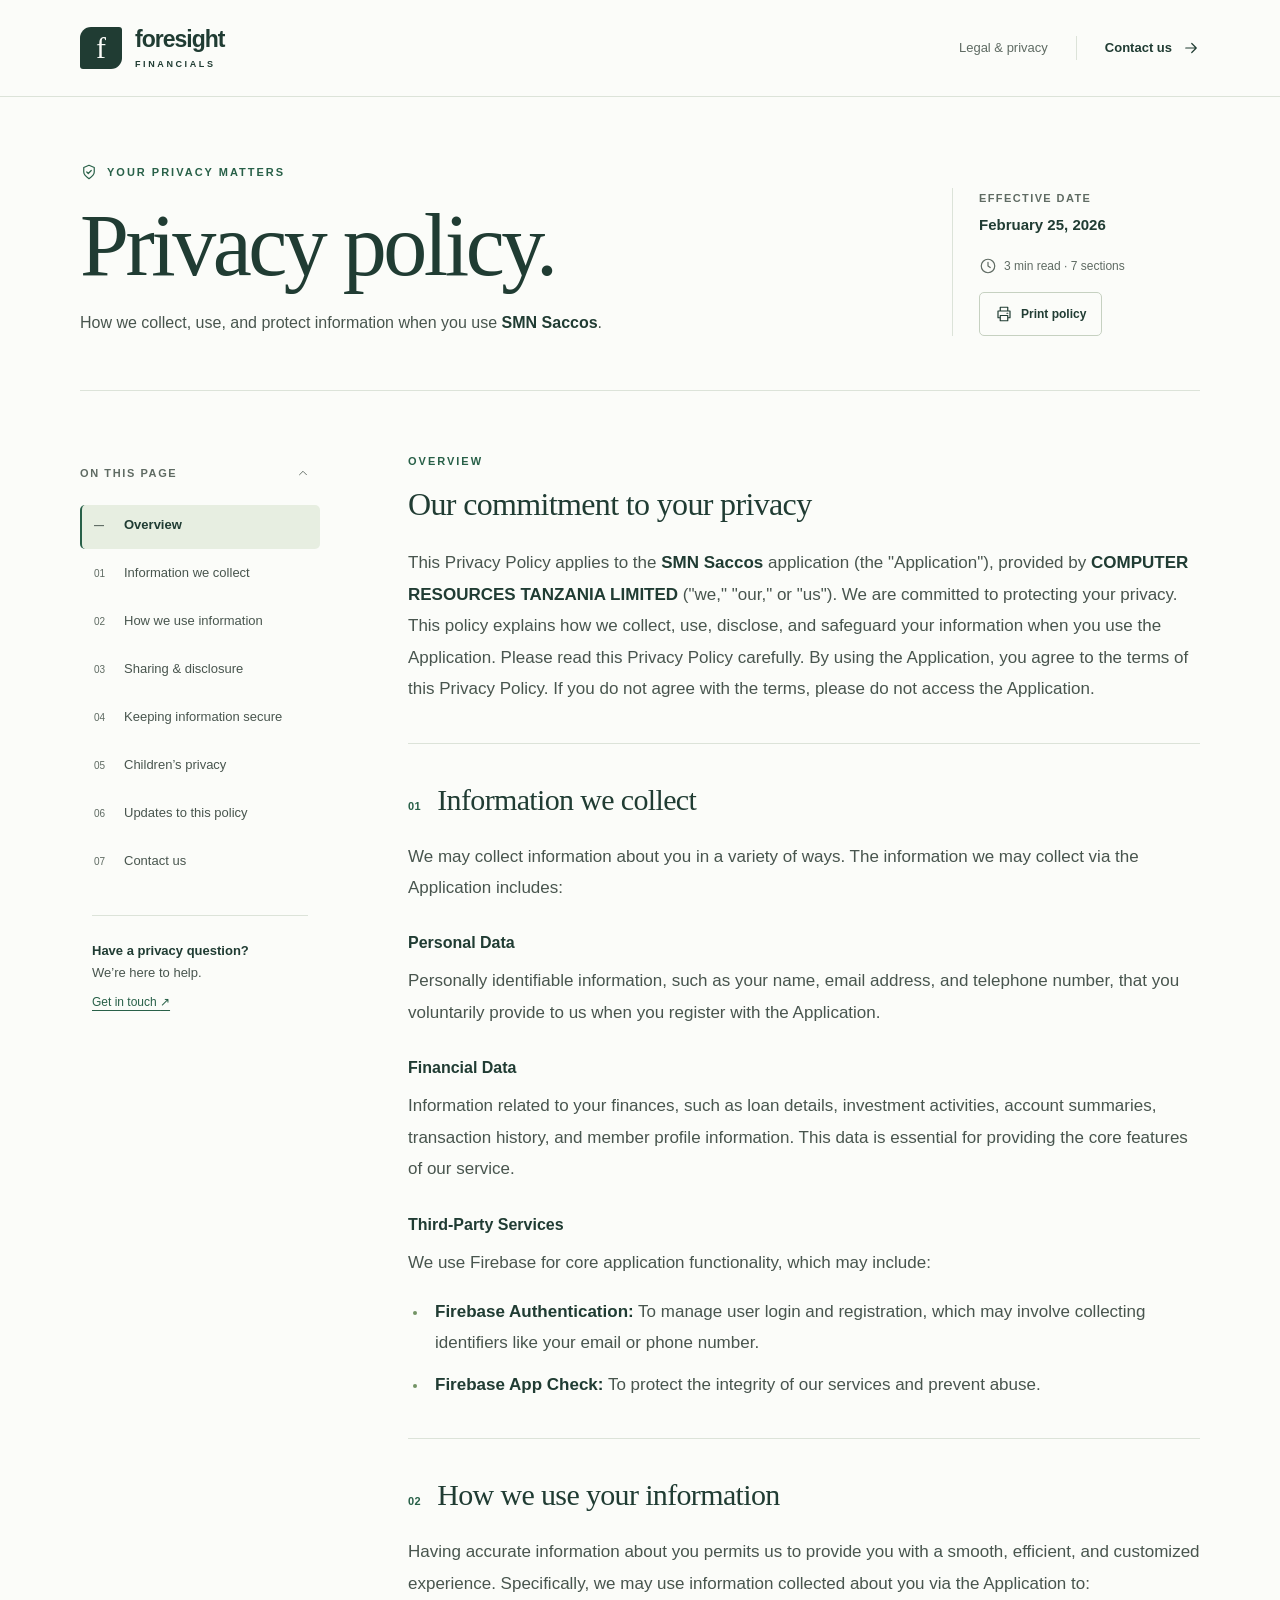
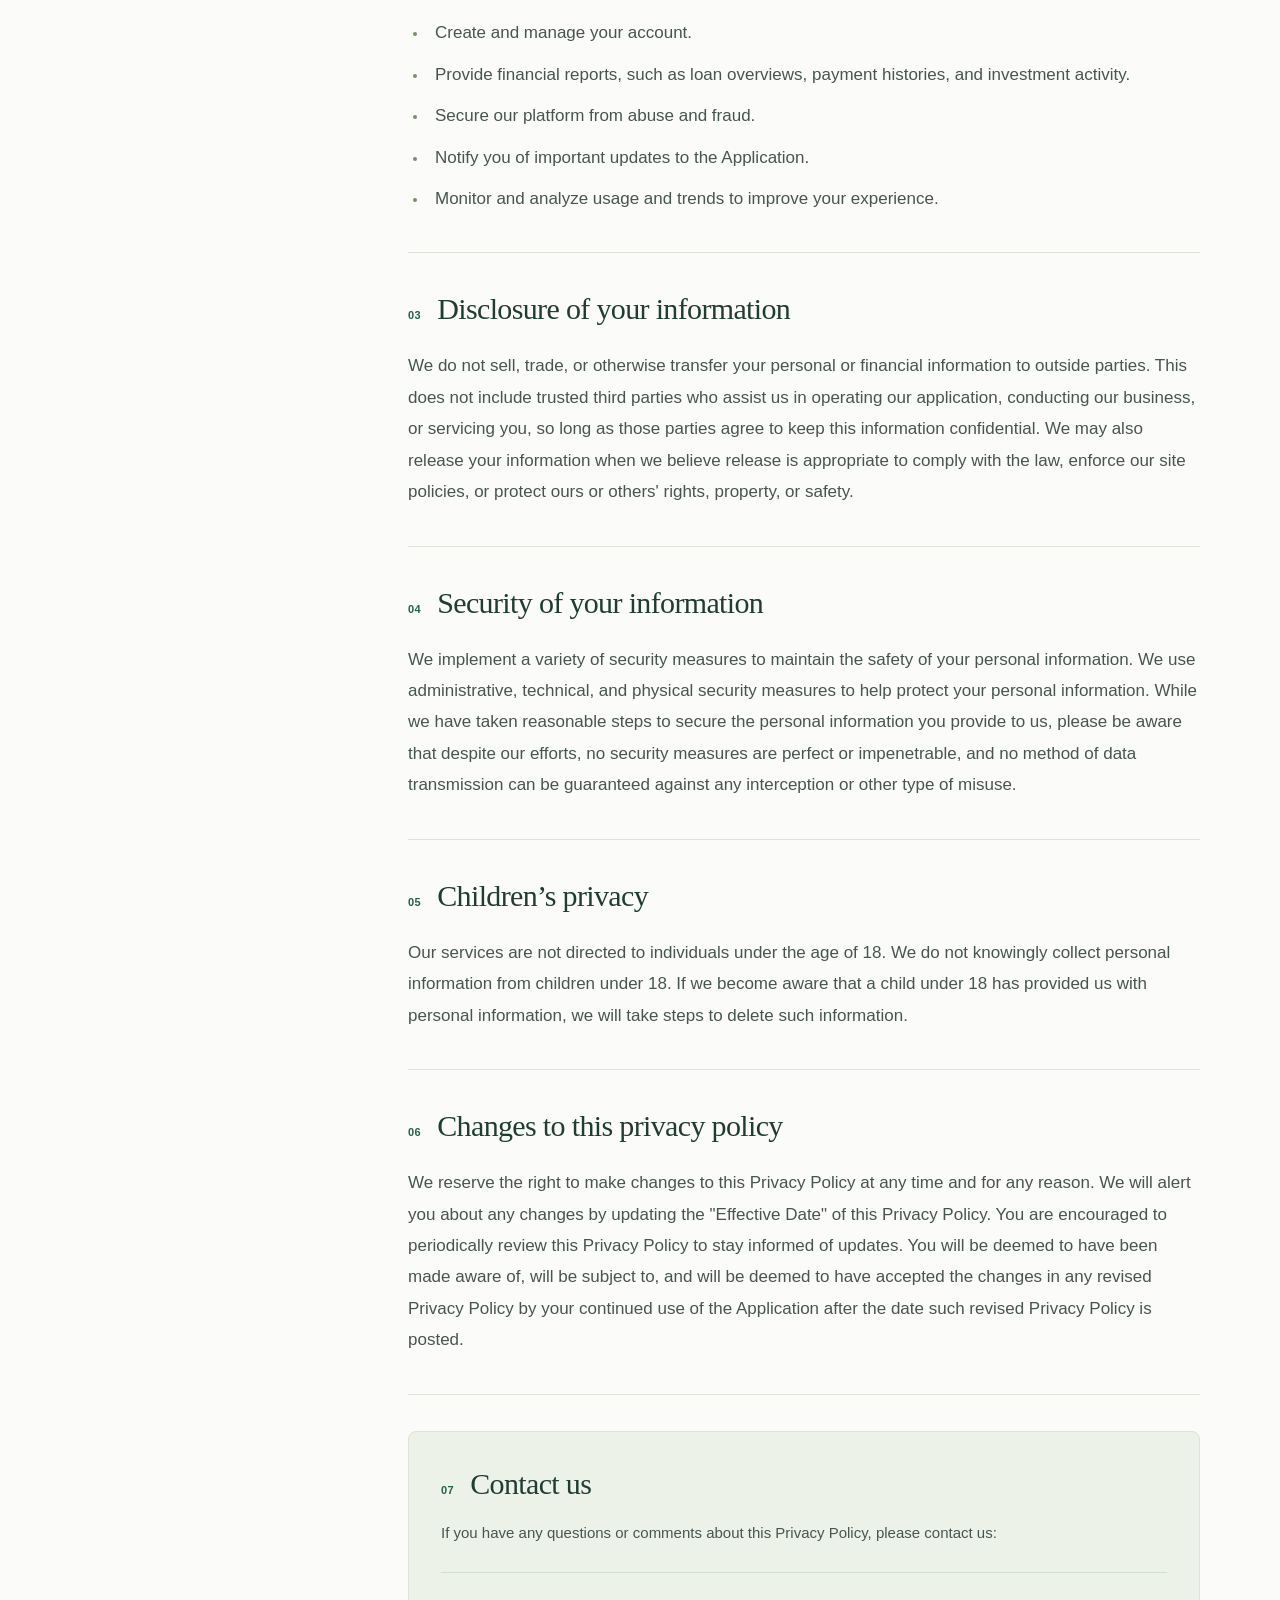
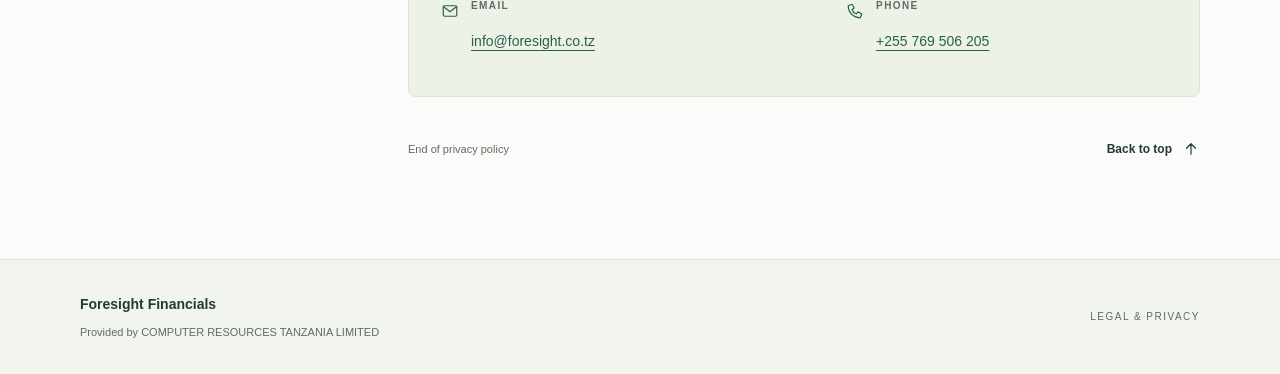
<file: docs/smn/index.html>
<!DOCTYPE html>
<html lang="en">
<head>
    <meta charset="UTF-8">
    <meta name="viewport" content="width=device-width, initial-scale=1.0">
    <meta name="description" content="Read the privacy policy for SMN Saccos, including how personal and financial information is collected, used, shared, and protected.">
    <meta name="theme-color" content="#203c33">
    <title>Privacy Policy | SMN Saccos</title>
    <link rel="icon" href="../assets/favicon.svg" type="image/svg+xml">
    <link rel="stylesheet" href="../assets/policy.css">
    <script src="../assets/policy.js" defer></script>
</head>
<body id="top">
    <a class="skip-link" href="#main-content">Skip to policy</a>
    <header class="site-header">
        <div class="wrap header-inner">
            <a class="brand" href="../common/" aria-label="Foresight Financials privacy policy">
                <span class="brand-mark" aria-hidden="true">f</span>
                <span class="brand-name">foresight<small>Financials</small></span>
            </a>
            <div class="header-links">
                <span class="header-label">Legal &amp; privacy</span>
                <a class="text-link" href="#contact">Contact us <svg class="icon" viewBox="0 0 24 24" aria-hidden="true"><path d="M5 12h14m-6-6 6 6-6 6"/></svg></a>
            </div>
        </div>
    </header>

    <main id="main-content" tabindex="-1">
        <div class="wrap">
            <header class="hero" aria-labelledby="policy-title">
                <p class="eyebrow"><svg class="icon" viewBox="0 0 24 24" aria-hidden="true"><path d="m12 3 7 3v6c0 4-7 9-7 9s-7-5-7-9V6z"/><path d="m9 12 2 2 4-4"/></svg> Your privacy matters</p>
                <div class="hero-grid">
                    <div>
                        <h1 id="policy-title">Privacy policy.</h1>
                        <p class="hero-description">How we collect, use, and protect information when you use <span class="application-name">SMN Saccos</span>.</p>
                    </div>
                    <div class="policy-meta">
                        <dl>
                            <dt>Effective date</dt>
                            <dd><time datetime="2026-02-25">February 25, 2026</time></dd>
                        </dl>
                        <p class="reading-time"><svg class="icon" viewBox="0 0 24 24" aria-hidden="true"><circle cx="12" cy="12" r="9"/><path d="M12 7v5l3 2"/></svg> 3 min read · 7 sections</p>
                        <button class="print-button" type="button" data-print hidden><svg class="icon" viewBox="0 0 24 24" aria-hidden="true"><path d="M7 8V3h10v5M7 17H4V8h16v9h-3M7 14h10v7H7z"/><path d="M16 11h1"/></svg> Print policy</button>
                    </div>
                </div>
            </header>

            <div class="reading-layout">
                <aside class="sidebar" aria-label="Policy navigation">
                    <details class="contents" open>
                        <summary>On this page <svg class="icon" viewBox="0 0 24 24" aria-hidden="true"><path d="m6 9 6 6 6-6"/></svg></summary>
                        <nav aria-label="Policy sections">
                            <ol>
                        <li><a href="#overview" aria-current="location"><span class="nav-number" aria-hidden="true">—</span><span>Overview</span></a></li>
                        <li><a href="#information-we-collect"><span class="nav-number" aria-hidden="true">01</span><span>Information we collect</span></a></li>
                        <li><a href="#how-we-use-information"><span class="nav-number" aria-hidden="true">02</span><span>How we use information</span></a></li>
                        <li><a href="#disclosure"><span class="nav-number" aria-hidden="true">03</span><span>Sharing & disclosure</span></a></li>
                        <li><a href="#security"><span class="nav-number" aria-hidden="true">04</span><span>Keeping information secure</span></a></li>
                        <li><a href="#children"><span class="nav-number" aria-hidden="true">05</span><span>Children’s privacy</span></a></li>
                        <li><a href="#policy-changes"><span class="nav-number" aria-hidden="true">06</span><span>Updates to this policy</span></a></li>
                        <li><a href="#contact"><span class="nav-number" aria-hidden="true">07</span><span>Contact us</span></a></li>
                            </ol>
                        </nav>
                    </details>
                    <div class="sidebar-note">
                        <p><strong>Have a privacy question?</strong><br>We’re here to help.</p>
                        <a href="#contact">Get in touch <span aria-hidden="true">↗</span></a>
                    </div>
                </aside>

                <article class="policy-document" aria-label="SMN Saccos privacy policy">
                    <section class="policy-section overview" id="overview" aria-labelledby="overview-title" tabindex="-1">
                        <p class="eyebrow">Overview</p>
                        <h2 id="overview-title">Our commitment to your privacy</h2>
                        <p>This Privacy Policy applies to the <strong>SMN Saccos</strong> application (the "Application"), provided by <strong>COMPUTER RESOURCES TANZANIA LIMITED</strong> ("we," "our," or "us"). We are committed to protecting your privacy. This policy explains how we collect, use, disclose, and safeguard your information when you use the Application. Please read this Privacy Policy carefully. By using the Application, you agree to the terms of this Privacy Policy. If you do not agree with the terms, please do not access the Application.</p>
                    </section>

                <section class="policy-section" id="information-we-collect" aria-labelledby="information-we-collect-title" tabindex="-1">
                    <div class="section-heading">
                        <span class="section-number" aria-hidden="true">01</span>
                        <h2 id="information-we-collect-title">Information we collect</h2>
                    </div>
                    <p>We may collect information about you in a variety of ways. The information we may collect via the Application includes:</p>
                    <h3>Personal Data</h3>
                    <p>Personally identifiable information, such as your name, email address, and telephone number, that you voluntarily provide to us when you register with the Application.</p>
                    <h3>Financial Data</h3>
                    <p>Information related to your finances, such as loan details, investment activities, account summaries, transaction history, and member profile information. This data is essential for providing the core features of our service.</p>
                    <h3>Third-Party Services</h3>
                    <p>We use Firebase for core application functionality, which may include:</p>
                    <ul>
                    <li><strong>Firebase Authentication:</strong> To manage user login and registration, which may involve collecting identifiers like your email or phone number.</li>
                    <li><strong>Firebase App Check:</strong> To protect the integrity of our services and prevent abuse.</li>
                    </ul>
                </section>

                <section class="policy-section" id="how-we-use-information" aria-labelledby="how-we-use-information-title" tabindex="-1">
                    <div class="section-heading">
                        <span class="section-number" aria-hidden="true">02</span>
                        <h2 id="how-we-use-information-title">How we use your information</h2>
                    </div>
                    <p>Having accurate information about you permits us to provide you with a smooth, efficient, and customized experience. Specifically, we may use information collected about you via the Application to:</p>
                    <ul>
                    <li>Create and manage your account.</li>
                    <li>Provide financial reports, such as loan overviews, payment histories, and investment activity.</li>
                    <li>Secure our platform from abuse and fraud.</li>
                    <li>Notify you of important updates to the Application.</li>
                    <li>Monitor and analyze usage and trends to improve your experience.</li>
                    </ul>
                </section>

                <section class="policy-section" id="disclosure" aria-labelledby="disclosure-title" tabindex="-1">
                    <div class="section-heading">
                        <span class="section-number" aria-hidden="true">03</span>
                        <h2 id="disclosure-title">Disclosure of your information</h2>
                    </div>
                    <p>We do not sell, trade, or otherwise transfer your personal or financial information to outside parties. This does not include trusted third parties who assist us in operating our application, conducting our business, or servicing you, so long as those parties agree to keep this information confidential. We may also release your information when we believe release is appropriate to comply with the law, enforce our site policies, or protect ours or others' rights, property, or safety.</p>
                </section>

                <section class="policy-section" id="security" aria-labelledby="security-title" tabindex="-1">
                    <div class="section-heading">
                        <span class="section-number" aria-hidden="true">04</span>
                        <h2 id="security-title">Security of your information</h2>
                    </div>
                    <p>We implement a variety of security measures to maintain the safety of your personal information. We use administrative, technical, and physical security measures to help protect your personal information. While we have taken reasonable steps to secure the personal information you provide to us, please be aware that despite our efforts, no security measures are perfect or impenetrable, and no method of data transmission can be guaranteed against any interception or other type of misuse.</p>
                </section>

                <section class="policy-section" id="children" aria-labelledby="children-title" tabindex="-1">
                    <div class="section-heading">
                        <span class="section-number" aria-hidden="true">05</span>
                        <h2 id="children-title">Children’s privacy</h2>
                    </div>
                    <p>Our services are not directed to individuals under the age of 18. We do not knowingly collect personal information from children under 18. If we become aware that a child under 18 has provided us with personal information, we will take steps to delete such information.</p>
                </section>

                <section class="policy-section" id="policy-changes" aria-labelledby="policy-changes-title" tabindex="-1">
                    <div class="section-heading">
                        <span class="section-number" aria-hidden="true">06</span>
                        <h2 id="policy-changes-title">Changes to this privacy policy</h2>
                    </div>
                    <p>We reserve the right to make changes to this Privacy Policy at any time and for any reason. We will alert you about any changes by updating the "Effective Date" of this Privacy Policy. You are encouraged to periodically review this Privacy Policy to stay informed of updates. You will be deemed to have been made aware of, will be subject to, and will be deemed to have accepted the changes in any revised Privacy Policy by your continued use of the Application after the date such revised Privacy Policy is posted.</p>
                </section>

                <section class="policy-section contact-section" id="contact" aria-labelledby="contact-title" tabindex="-1">
                    <div class="section-heading">
                        <span class="section-number" aria-hidden="true">07</span>
                        <h2 id="contact-title">Contact us</h2>
                    </div>
                    <p>If you have any questions or comments about this Privacy Policy, please contact us:</p>
                    <div class="contact-info">
                        <div class="contact-method">
                            <svg class="icon" viewBox="0 0 24 24" aria-hidden="true"><rect x="3" y="5" width="18" height="14" rx="2"/><path d="m3 6 9 7 9-7"/></svg>
                            <dl><dt>Email</dt><dd><a href="mailto:info@foresight.co.tz">info@foresight.co.tz</a></dd></dl>
                        </div>
                        <div class="contact-method">
                            <svg class="icon" viewBox="0 0 24 24" aria-hidden="true"><path d="m8 3 3 5-3 2c1 3 3 5 6 6l2-3 5 3-2 5C10 21 3 14 3 5z"/></svg>
                            <dl><dt>Phone</dt><dd><a href="tel:+255769506205">+255 769 506 205</a></dd></dl>
                        </div>
                    </div>
                </section>

                    <div class="document-end">
                        <span>End of privacy policy</span>
                        <a class="text-link" href="#top">Back to top <svg class="icon" viewBox="0 0 24 24" aria-hidden="true"><path d="M12 19V5m-6 6 6-6 6 6"/></svg></a>
                    </div>
                </article>
            </div>
        </div>
    </main>

    <footer class="site-footer">
        <div class="wrap footer-inner">
            <div>
                <p class="footer-brand">Foresight Financials</p>
                <p class="footer-note">Provided by COMPUTER RESOURCES TANZANIA LIMITED</p>
            </div>
            <p class="footer-label">Legal &amp; privacy</p>
        </div>
    </footer>
</body>
</html>
</file>
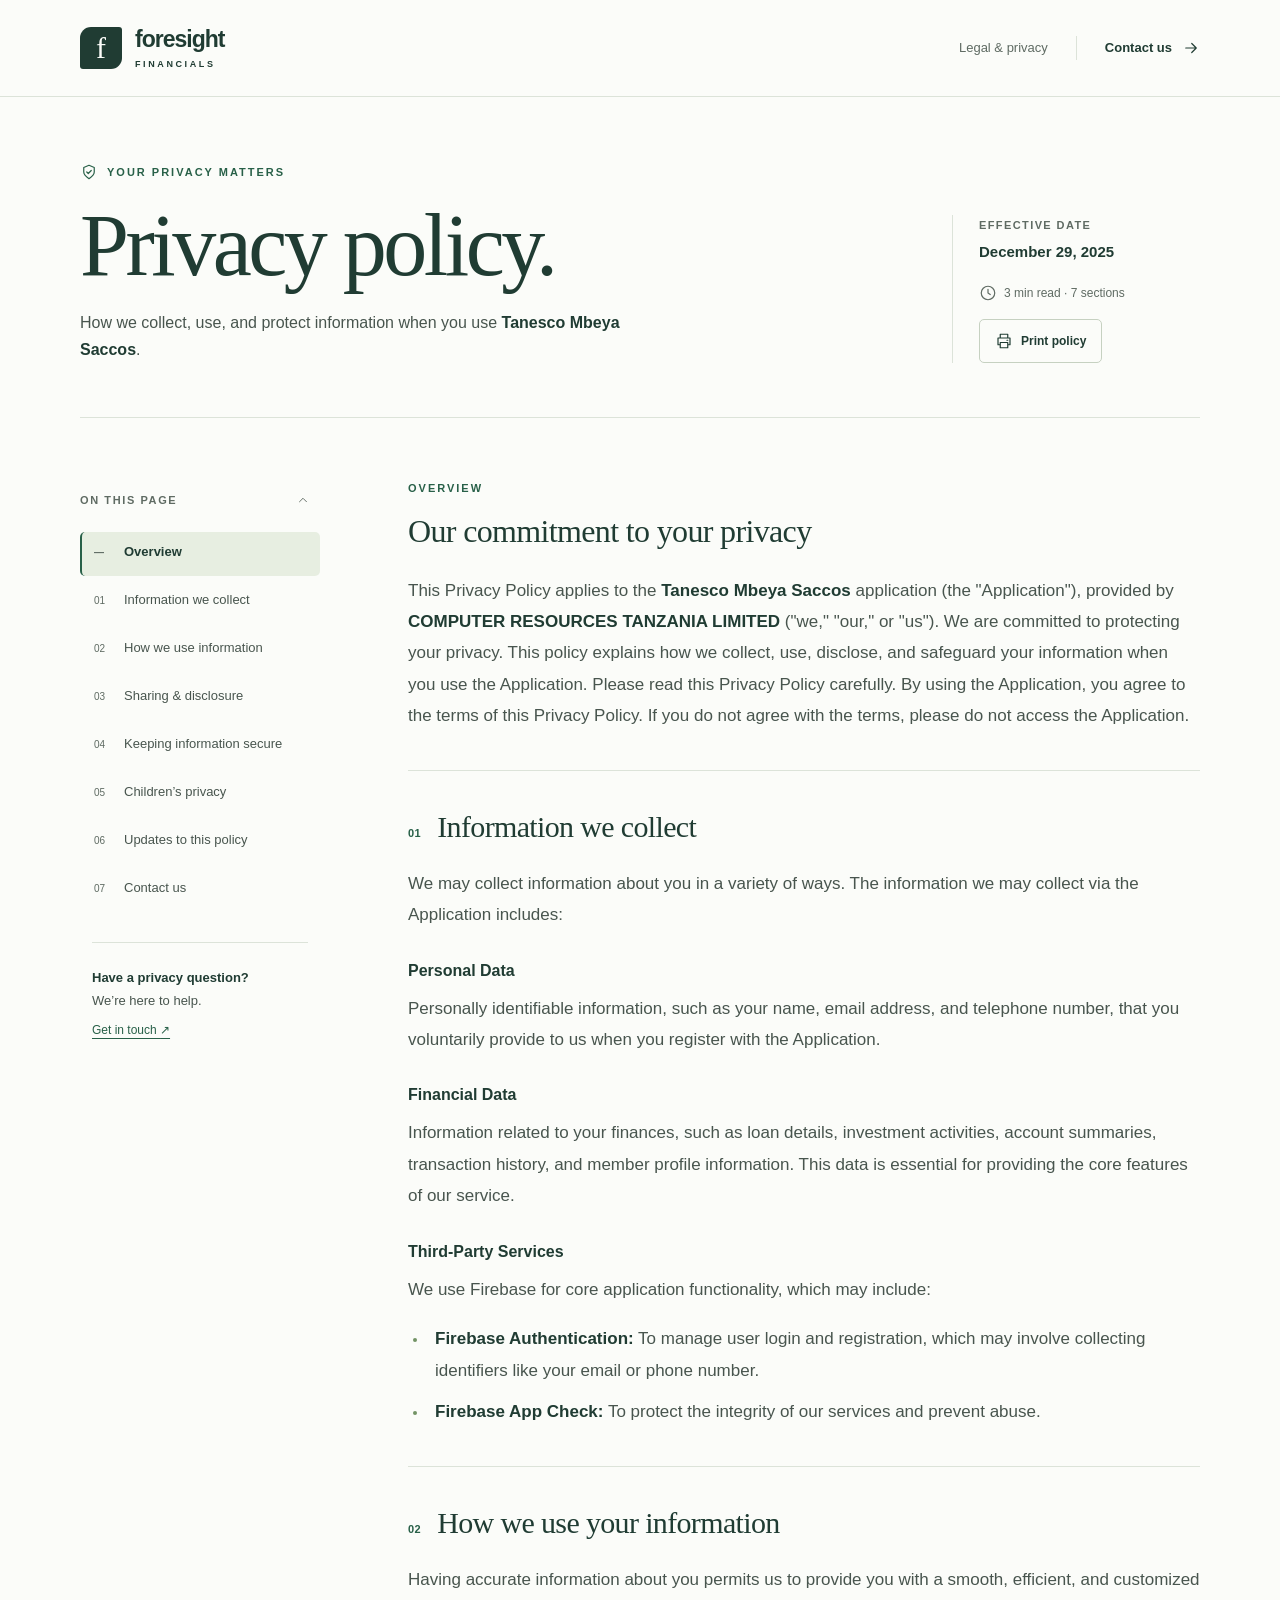
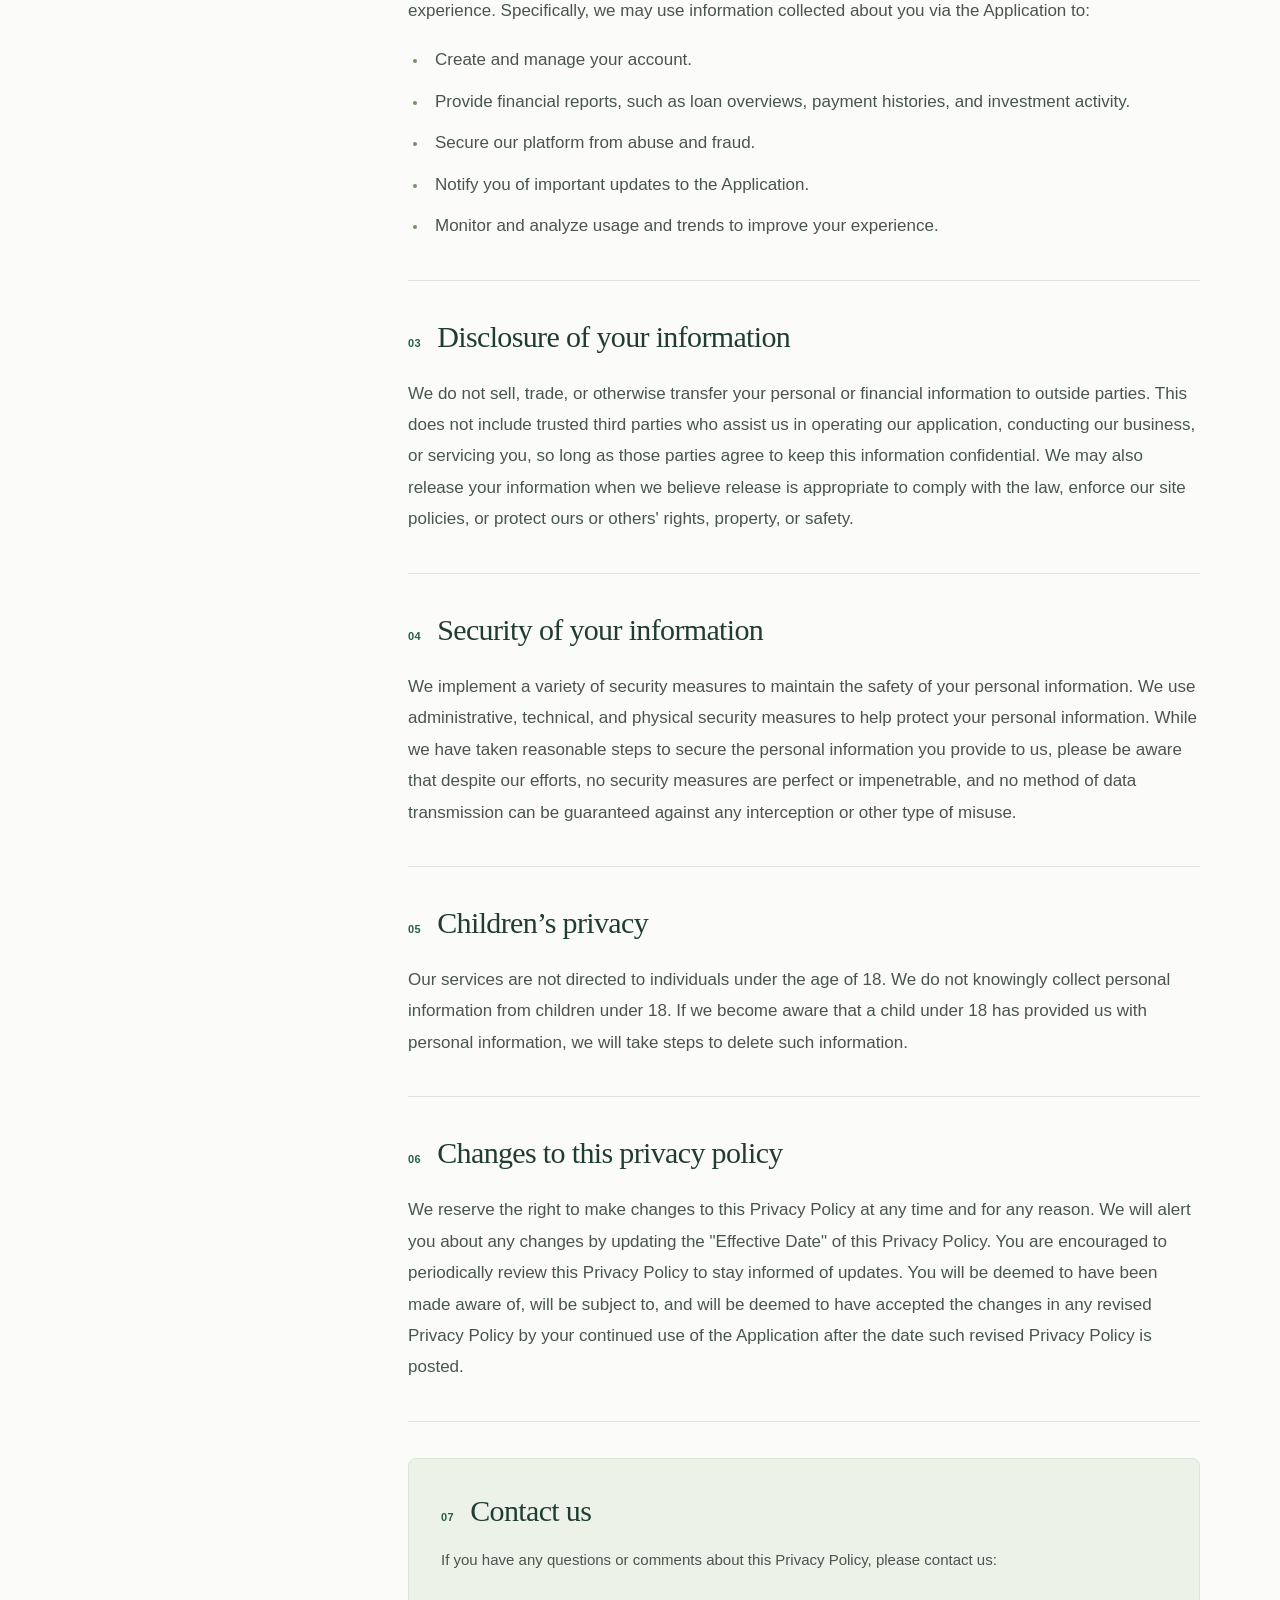
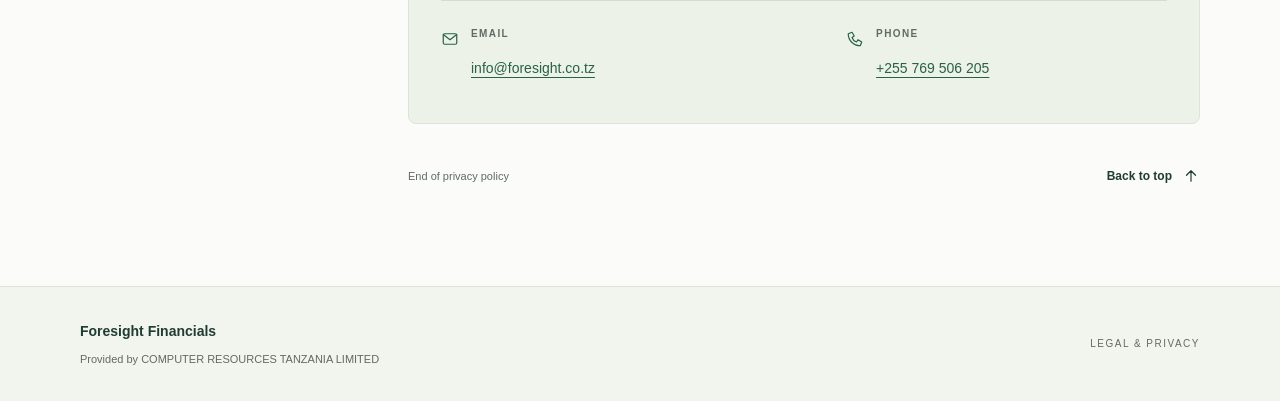
<file: docs/tanesco/index.html>
<!DOCTYPE html>
<html lang="en">
<head>
    <meta charset="UTF-8">
    <meta name="viewport" content="width=device-width, initial-scale=1.0">
    <meta name="description" content="Read the privacy policy for Tanesco Mbeya Saccos, including how personal and financial information is collected, used, shared, and protected.">
    <meta name="theme-color" content="#203c33">
    <title>Privacy Policy | Tanesco Mbeya Saccos</title>
    <link rel="icon" href="../assets/favicon.svg" type="image/svg+xml">
    <link rel="stylesheet" href="../assets/policy.css">
    <script src="../assets/policy.js" defer></script>
</head>
<body id="top">
    <a class="skip-link" href="#main-content">Skip to policy</a>
    <header class="site-header">
        <div class="wrap header-inner">
            <a class="brand" href="../common/" aria-label="Foresight Financials privacy policy">
                <span class="brand-mark" aria-hidden="true">f</span>
                <span class="brand-name">foresight<small>Financials</small></span>
            </a>
            <div class="header-links">
                <span class="header-label">Legal &amp; privacy</span>
                <a class="text-link" href="#contact">Contact us <svg class="icon" viewBox="0 0 24 24" aria-hidden="true"><path d="M5 12h14m-6-6 6 6-6 6"/></svg></a>
            </div>
        </div>
    </header>

    <main id="main-content" tabindex="-1">
        <div class="wrap">
            <header class="hero" aria-labelledby="policy-title">
                <p class="eyebrow"><svg class="icon" viewBox="0 0 24 24" aria-hidden="true"><path d="m12 3 7 3v6c0 4-7 9-7 9s-7-5-7-9V6z"/><path d="m9 12 2 2 4-4"/></svg> Your privacy matters</p>
                <div class="hero-grid">
                    <div>
                        <h1 id="policy-title">Privacy policy.</h1>
                        <p class="hero-description">How we collect, use, and protect information when you use <span class="application-name">Tanesco Mbeya Saccos</span>.</p>
                    </div>
                    <div class="policy-meta">
                        <dl>
                            <dt>Effective date</dt>
                            <dd><time datetime="2025-12-29">December 29, 2025</time></dd>
                        </dl>
                        <p class="reading-time"><svg class="icon" viewBox="0 0 24 24" aria-hidden="true"><circle cx="12" cy="12" r="9"/><path d="M12 7v5l3 2"/></svg> 3 min read · 7 sections</p>
                        <button class="print-button" type="button" data-print hidden><svg class="icon" viewBox="0 0 24 24" aria-hidden="true"><path d="M7 8V3h10v5M7 17H4V8h16v9h-3M7 14h10v7H7z"/><path d="M16 11h1"/></svg> Print policy</button>
                    </div>
                </div>
            </header>

            <div class="reading-layout">
                <aside class="sidebar" aria-label="Policy navigation">
                    <details class="contents" open>
                        <summary>On this page <svg class="icon" viewBox="0 0 24 24" aria-hidden="true"><path d="m6 9 6 6 6-6"/></svg></summary>
                        <nav aria-label="Policy sections">
                            <ol>
                        <li><a href="#overview" aria-current="location"><span class="nav-number" aria-hidden="true">—</span><span>Overview</span></a></li>
                        <li><a href="#information-we-collect"><span class="nav-number" aria-hidden="true">01</span><span>Information we collect</span></a></li>
                        <li><a href="#how-we-use-information"><span class="nav-number" aria-hidden="true">02</span><span>How we use information</span></a></li>
                        <li><a href="#disclosure"><span class="nav-number" aria-hidden="true">03</span><span>Sharing & disclosure</span></a></li>
                        <li><a href="#security"><span class="nav-number" aria-hidden="true">04</span><span>Keeping information secure</span></a></li>
                        <li><a href="#children"><span class="nav-number" aria-hidden="true">05</span><span>Children’s privacy</span></a></li>
                        <li><a href="#policy-changes"><span class="nav-number" aria-hidden="true">06</span><span>Updates to this policy</span></a></li>
                        <li><a href="#contact"><span class="nav-number" aria-hidden="true">07</span><span>Contact us</span></a></li>
                            </ol>
                        </nav>
                    </details>
                    <div class="sidebar-note">
                        <p><strong>Have a privacy question?</strong><br>We’re here to help.</p>
                        <a href="#contact">Get in touch <span aria-hidden="true">↗</span></a>
                    </div>
                </aside>

                <article class="policy-document" aria-label="Tanesco Mbeya Saccos privacy policy">
                    <section class="policy-section overview" id="overview" aria-labelledby="overview-title" tabindex="-1">
                        <p class="eyebrow">Overview</p>
                        <h2 id="overview-title">Our commitment to your privacy</h2>
                        <p>This Privacy Policy applies to the <strong>Tanesco Mbeya Saccos</strong> application (the "Application"), provided by <strong>COMPUTER RESOURCES TANZANIA LIMITED</strong> ("we," "our," or "us"). We are committed to protecting your privacy. This policy explains how we collect, use, disclose, and safeguard your information when you use the Application. Please read this Privacy Policy carefully. By using the Application, you agree to the terms of this Privacy Policy. If you do not agree with the terms, please do not access the Application.</p>
                    </section>

                <section class="policy-section" id="information-we-collect" aria-labelledby="information-we-collect-title" tabindex="-1">
                    <div class="section-heading">
                        <span class="section-number" aria-hidden="true">01</span>
                        <h2 id="information-we-collect-title">Information we collect</h2>
                    </div>
                    <p>We may collect information about you in a variety of ways. The information we may collect via the Application includes:</p>
                    <h3>Personal Data</h3>
                    <p>Personally identifiable information, such as your name, email address, and telephone number, that you voluntarily provide to us when you register with the Application.</p>
                    <h3>Financial Data</h3>
                    <p>Information related to your finances, such as loan details, investment activities, account summaries, transaction history, and member profile information. This data is essential for providing the core features of our service.</p>
                    <h3>Third-Party Services</h3>
                    <p>We use Firebase for core application functionality, which may include:</p>
                    <ul>
                    <li><strong>Firebase Authentication:</strong> To manage user login and registration, which may involve collecting identifiers like your email or phone number.</li>
                    <li><strong>Firebase App Check:</strong> To protect the integrity of our services and prevent abuse.</li>
                    </ul>
                </section>

                <section class="policy-section" id="how-we-use-information" aria-labelledby="how-we-use-information-title" tabindex="-1">
                    <div class="section-heading">
                        <span class="section-number" aria-hidden="true">02</span>
                        <h2 id="how-we-use-information-title">How we use your information</h2>
                    </div>
                    <p>Having accurate information about you permits us to provide you with a smooth, efficient, and customized experience. Specifically, we may use information collected about you via the Application to:</p>
                    <ul>
                    <li>Create and manage your account.</li>
                    <li>Provide financial reports, such as loan overviews, payment histories, and investment activity.</li>
                    <li>Secure our platform from abuse and fraud.</li>
                    <li>Notify you of important updates to the Application.</li>
                    <li>Monitor and analyze usage and trends to improve your experience.</li>
                    </ul>
                </section>

                <section class="policy-section" id="disclosure" aria-labelledby="disclosure-title" tabindex="-1">
                    <div class="section-heading">
                        <span class="section-number" aria-hidden="true">03</span>
                        <h2 id="disclosure-title">Disclosure of your information</h2>
                    </div>
                    <p>We do not sell, trade, or otherwise transfer your personal or financial information to outside parties. This does not include trusted third parties who assist us in operating our application, conducting our business, or servicing you, so long as those parties agree to keep this information confidential. We may also release your information when we believe release is appropriate to comply with the law, enforce our site policies, or protect ours or others' rights, property, or safety.</p>
                </section>

                <section class="policy-section" id="security" aria-labelledby="security-title" tabindex="-1">
                    <div class="section-heading">
                        <span class="section-number" aria-hidden="true">04</span>
                        <h2 id="security-title">Security of your information</h2>
                    </div>
                    <p>We implement a variety of security measures to maintain the safety of your personal information. We use administrative, technical, and physical security measures to help protect your personal information. While we have taken reasonable steps to secure the personal information you provide to us, please be aware that despite our efforts, no security measures are perfect or impenetrable, and no method of data transmission can be guaranteed against any interception or other type of misuse.</p>
                </section>

                <section class="policy-section" id="children" aria-labelledby="children-title" tabindex="-1">
                    <div class="section-heading">
                        <span class="section-number" aria-hidden="true">05</span>
                        <h2 id="children-title">Children’s privacy</h2>
                    </div>
                    <p>Our services are not directed to individuals under the age of 18. We do not knowingly collect personal information from children under 18. If we become aware that a child under 18 has provided us with personal information, we will take steps to delete such information.</p>
                </section>

                <section class="policy-section" id="policy-changes" aria-labelledby="policy-changes-title" tabindex="-1">
                    <div class="section-heading">
                        <span class="section-number" aria-hidden="true">06</span>
                        <h2 id="policy-changes-title">Changes to this privacy policy</h2>
                    </div>
                    <p>We reserve the right to make changes to this Privacy Policy at any time and for any reason. We will alert you about any changes by updating the "Effective Date" of this Privacy Policy. You are encouraged to periodically review this Privacy Policy to stay informed of updates. You will be deemed to have been made aware of, will be subject to, and will be deemed to have accepted the changes in any revised Privacy Policy by your continued use of the Application after the date such revised Privacy Policy is posted.</p>
                </section>

                <section class="policy-section contact-section" id="contact" aria-labelledby="contact-title" tabindex="-1">
                    <div class="section-heading">
                        <span class="section-number" aria-hidden="true">07</span>
                        <h2 id="contact-title">Contact us</h2>
                    </div>
                    <p>If you have any questions or comments about this Privacy Policy, please contact us:</p>
                    <div class="contact-info">
                        <div class="contact-method">
                            <svg class="icon" viewBox="0 0 24 24" aria-hidden="true"><rect x="3" y="5" width="18" height="14" rx="2"/><path d="m3 6 9 7 9-7"/></svg>
                            <dl><dt>Email</dt><dd><a href="mailto:info@foresight.co.tz">info@foresight.co.tz</a></dd></dl>
                        </div>
                        <div class="contact-method">
                            <svg class="icon" viewBox="0 0 24 24" aria-hidden="true"><path d="m8 3 3 5-3 2c1 3 3 5 6 6l2-3 5 3-2 5C10 21 3 14 3 5z"/></svg>
                            <dl><dt>Phone</dt><dd><a href="tel:+255769506205">+255 769 506 205</a></dd></dl>
                        </div>
                    </div>
                </section>

                    <div class="document-end">
                        <span>End of privacy policy</span>
                        <a class="text-link" href="#top">Back to top <svg class="icon" viewBox="0 0 24 24" aria-hidden="true"><path d="M12 19V5m-6 6 6-6 6 6"/></svg></a>
                    </div>
                </article>
            </div>
        </div>
    </main>

    <footer class="site-footer">
        <div class="wrap footer-inner">
            <div>
                <p class="footer-brand">Foresight Financials</p>
                <p class="footer-note">Provided by COMPUTER RESOURCES TANZANIA LIMITED</p>
            </div>
            <p class="footer-label">Legal &amp; privacy</p>
        </div>
    </footer>
</body>
</html>
</file>
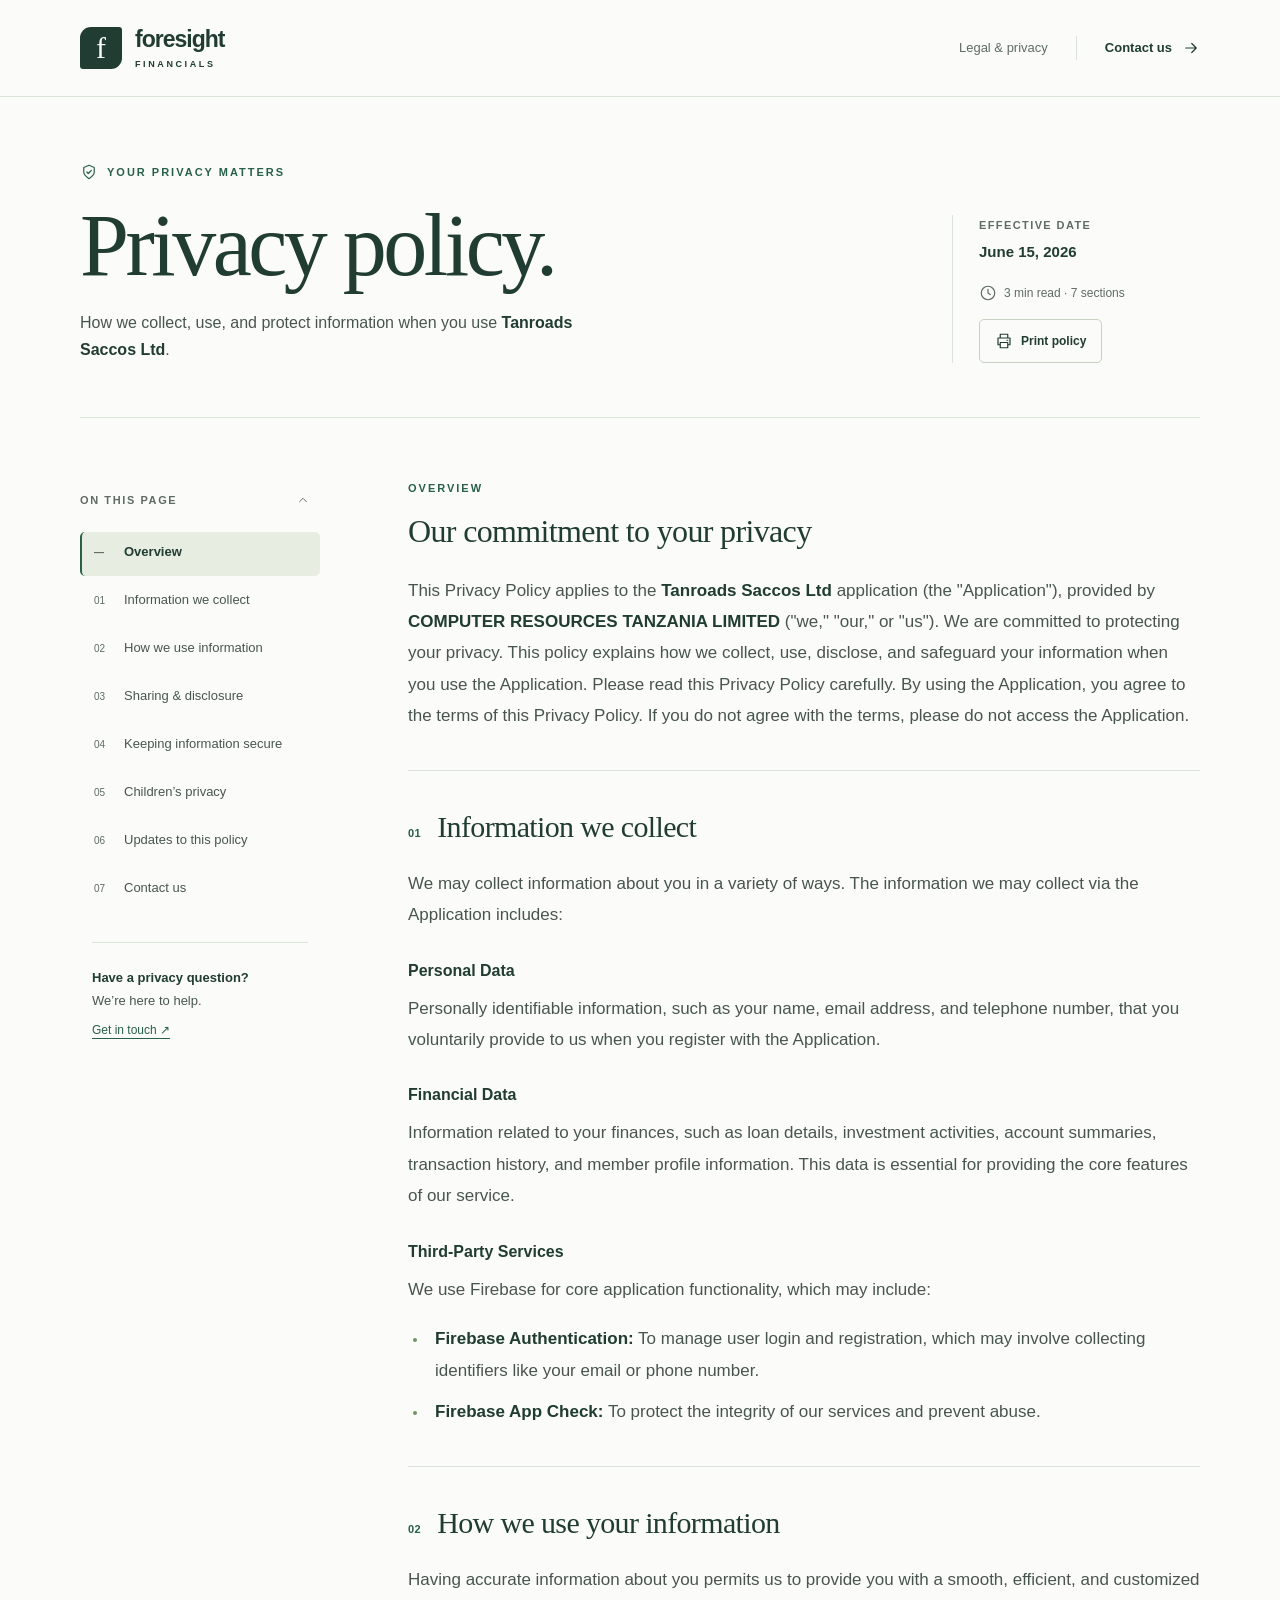
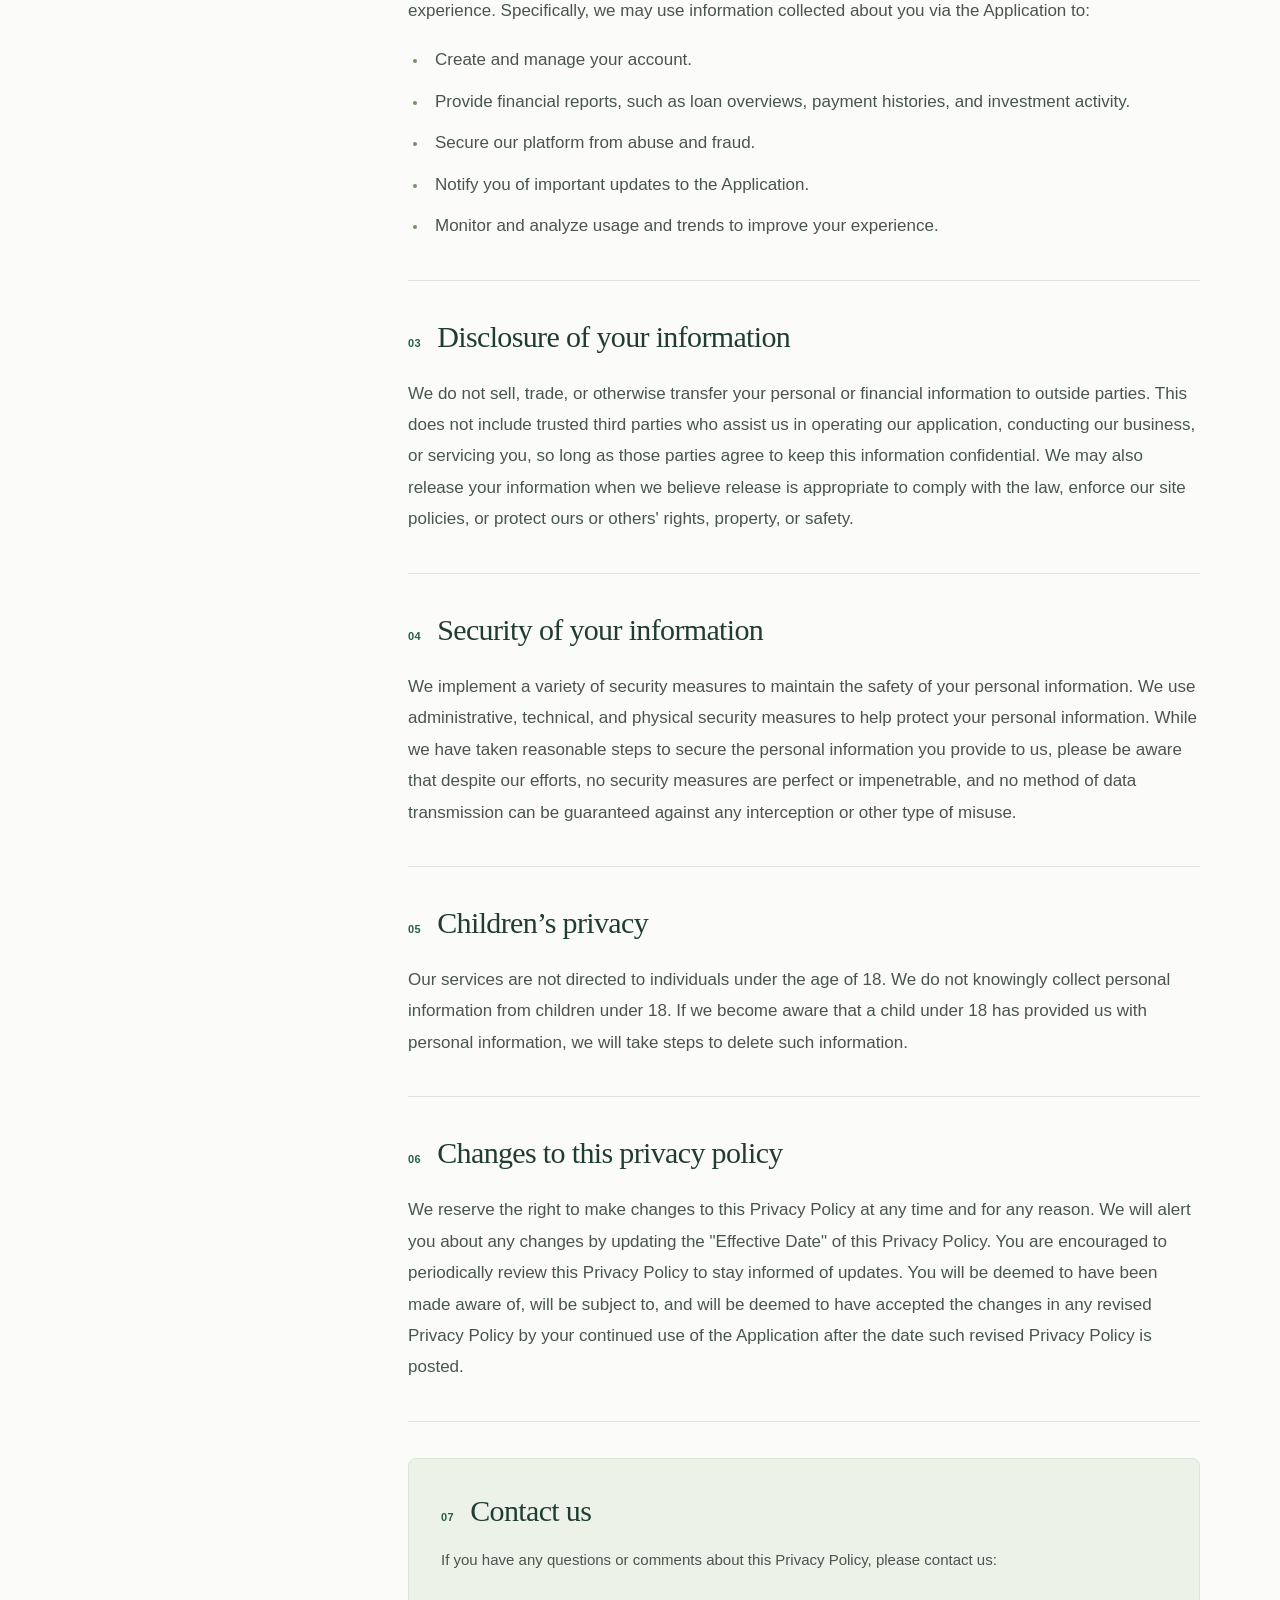
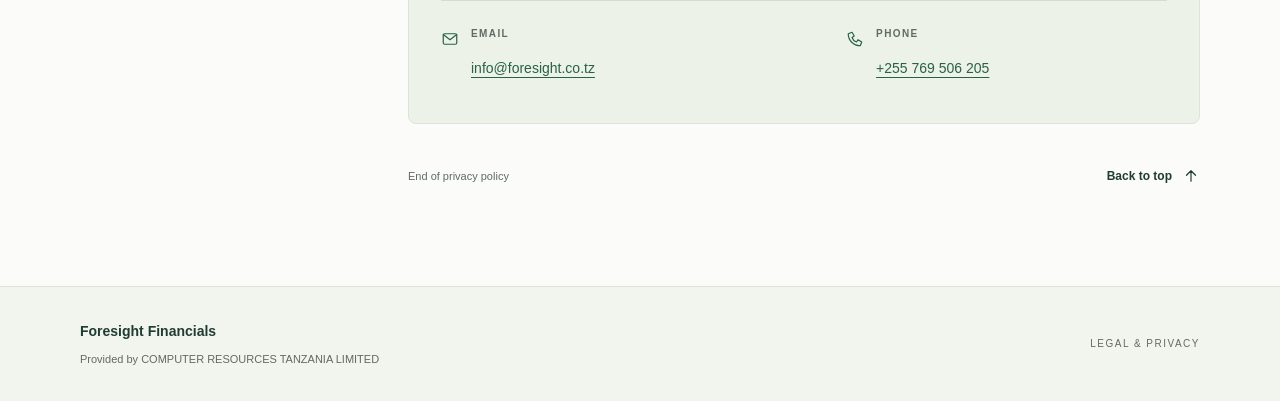
<file: docs/tanroads/index.html>
<!DOCTYPE html>
<html lang="en">
<head>
    <meta charset="UTF-8">
    <meta name="viewport" content="width=device-width, initial-scale=1.0">
    <meta name="description" content="Read the privacy policy for Tanroads Saccos Ltd, including how personal and financial information is collected, used, shared, and protected.">
    <meta name="theme-color" content="#203c33">
    <title>Privacy Policy | Tanroads Saccos Ltd</title>
    <link rel="icon" href="../assets/favicon.svg" type="image/svg+xml">
    <link rel="stylesheet" href="../assets/policy.css">
    <script src="../assets/policy.js" defer></script>
</head>
<body id="top">
    <a class="skip-link" href="#main-content">Skip to policy</a>
    <header class="site-header">
        <div class="wrap header-inner">
            <a class="brand" href="../common/" aria-label="Foresight Financials privacy policy">
                <span class="brand-mark" aria-hidden="true">f</span>
                <span class="brand-name">foresight<small>Financials</small></span>
            </a>
            <div class="header-links">
                <span class="header-label">Legal &amp; privacy</span>
                <a class="text-link" href="#contact">Contact us <svg class="icon" viewBox="0 0 24 24" aria-hidden="true"><path d="M5 12h14m-6-6 6 6-6 6"/></svg></a>
            </div>
        </div>
    </header>

    <main id="main-content" tabindex="-1">
        <div class="wrap">
            <header class="hero" aria-labelledby="policy-title">
                <p class="eyebrow"><svg class="icon" viewBox="0 0 24 24" aria-hidden="true"><path d="m12 3 7 3v6c0 4-7 9-7 9s-7-5-7-9V6z"/><path d="m9 12 2 2 4-4"/></svg> Your privacy matters</p>
                <div class="hero-grid">
                    <div>
                        <h1 id="policy-title">Privacy policy.</h1>
                        <p class="hero-description">How we collect, use, and protect information when you use <span class="application-name">Tanroads Saccos Ltd</span>.</p>
                    </div>
                    <div class="policy-meta">
                        <dl>
                            <dt>Effective date</dt>
                            <dd><time datetime="2026-06-15">June 15, 2026</time></dd>
                        </dl>
                        <p class="reading-time"><svg class="icon" viewBox="0 0 24 24" aria-hidden="true"><circle cx="12" cy="12" r="9"/><path d="M12 7v5l3 2"/></svg> 3 min read · 7 sections</p>
                        <button class="print-button" type="button" data-print hidden><svg class="icon" viewBox="0 0 24 24" aria-hidden="true"><path d="M7 8V3h10v5M7 17H4V8h16v9h-3M7 14h10v7H7z"/><path d="M16 11h1"/></svg> Print policy</button>
                    </div>
                </div>
            </header>

            <div class="reading-layout">
                <aside class="sidebar" aria-label="Policy navigation">
                    <details class="contents" open>
                        <summary>On this page <svg class="icon" viewBox="0 0 24 24" aria-hidden="true"><path d="m6 9 6 6 6-6"/></svg></summary>
                        <nav aria-label="Policy sections">
                            <ol>
                        <li><a href="#overview" aria-current="location"><span class="nav-number" aria-hidden="true">—</span><span>Overview</span></a></li>
                        <li><a href="#information-we-collect"><span class="nav-number" aria-hidden="true">01</span><span>Information we collect</span></a></li>
                        <li><a href="#how-we-use-information"><span class="nav-number" aria-hidden="true">02</span><span>How we use information</span></a></li>
                        <li><a href="#disclosure"><span class="nav-number" aria-hidden="true">03</span><span>Sharing & disclosure</span></a></li>
                        <li><a href="#security"><span class="nav-number" aria-hidden="true">04</span><span>Keeping information secure</span></a></li>
                        <li><a href="#children"><span class="nav-number" aria-hidden="true">05</span><span>Children’s privacy</span></a></li>
                        <li><a href="#policy-changes"><span class="nav-number" aria-hidden="true">06</span><span>Updates to this policy</span></a></li>
                        <li><a href="#contact"><span class="nav-number" aria-hidden="true">07</span><span>Contact us</span></a></li>
                            </ol>
                        </nav>
                    </details>
                    <div class="sidebar-note">
                        <p><strong>Have a privacy question?</strong><br>We’re here to help.</p>
                        <a href="#contact">Get in touch <span aria-hidden="true">↗</span></a>
                    </div>
                </aside>

                <article class="policy-document" aria-label="Tanroads Saccos Ltd privacy policy">
                    <section class="policy-section overview" id="overview" aria-labelledby="overview-title" tabindex="-1">
                        <p class="eyebrow">Overview</p>
                        <h2 id="overview-title">Our commitment to your privacy</h2>
                        <p>This Privacy Policy applies to the <strong>Tanroads Saccos Ltd</strong> application (the "Application"), provided by <strong>COMPUTER RESOURCES TANZANIA LIMITED</strong> ("we," "our," or "us"). We are committed to protecting your privacy. This policy explains how we collect, use, disclose, and safeguard your information when you use the Application. Please read this Privacy Policy carefully. By using the Application, you agree to the terms of this Privacy Policy. If you do not agree with the terms, please do not access the Application.</p>
                    </section>

                <section class="policy-section" id="information-we-collect" aria-labelledby="information-we-collect-title" tabindex="-1">
                    <div class="section-heading">
                        <span class="section-number" aria-hidden="true">01</span>
                        <h2 id="information-we-collect-title">Information we collect</h2>
                    </div>
                    <p>We may collect information about you in a variety of ways. The information we may collect via the Application includes:</p>
                    <h3>Personal Data</h3>
                    <p>Personally identifiable information, such as your name, email address, and telephone number, that you voluntarily provide to us when you register with the Application.</p>
                    <h3>Financial Data</h3>
                    <p>Information related to your finances, such as loan details, investment activities, account summaries, transaction history, and member profile information. This data is essential for providing the core features of our service.</p>
                    <h3>Third-Party Services</h3>
                    <p>We use Firebase for core application functionality, which may include:</p>
                    <ul>
                    <li><strong>Firebase Authentication:</strong> To manage user login and registration, which may involve collecting identifiers like your email or phone number.</li>
                    <li><strong>Firebase App Check:</strong> To protect the integrity of our services and prevent abuse.</li>
                    </ul>
                </section>

                <section class="policy-section" id="how-we-use-information" aria-labelledby="how-we-use-information-title" tabindex="-1">
                    <div class="section-heading">
                        <span class="section-number" aria-hidden="true">02</span>
                        <h2 id="how-we-use-information-title">How we use your information</h2>
                    </div>
                    <p>Having accurate information about you permits us to provide you with a smooth, efficient, and customized experience. Specifically, we may use information collected about you via the Application to:</p>
                    <ul>
                    <li>Create and manage your account.</li>
                    <li>Provide financial reports, such as loan overviews, payment histories, and investment activity.</li>
                    <li>Secure our platform from abuse and fraud.</li>
                    <li>Notify you of important updates to the Application.</li>
                    <li>Monitor and analyze usage and trends to improve your experience.</li>
                    </ul>
                </section>

                <section class="policy-section" id="disclosure" aria-labelledby="disclosure-title" tabindex="-1">
                    <div class="section-heading">
                        <span class="section-number" aria-hidden="true">03</span>
                        <h2 id="disclosure-title">Disclosure of your information</h2>
                    </div>
                    <p>We do not sell, trade, or otherwise transfer your personal or financial information to outside parties. This does not include trusted third parties who assist us in operating our application, conducting our business, or servicing you, so long as those parties agree to keep this information confidential. We may also release your information when we believe release is appropriate to comply with the law, enforce our site policies, or protect ours or others' rights, property, or safety.</p>
                </section>

                <section class="policy-section" id="security" aria-labelledby="security-title" tabindex="-1">
                    <div class="section-heading">
                        <span class="section-number" aria-hidden="true">04</span>
                        <h2 id="security-title">Security of your information</h2>
                    </div>
                    <p>We implement a variety of security measures to maintain the safety of your personal information. We use administrative, technical, and physical security measures to help protect your personal information. While we have taken reasonable steps to secure the personal information you provide to us, please be aware that despite our efforts, no security measures are perfect or impenetrable, and no method of data transmission can be guaranteed against any interception or other type of misuse.</p>
                </section>

                <section class="policy-section" id="children" aria-labelledby="children-title" tabindex="-1">
                    <div class="section-heading">
                        <span class="section-number" aria-hidden="true">05</span>
                        <h2 id="children-title">Children’s privacy</h2>
                    </div>
                    <p>Our services are not directed to individuals under the age of 18. We do not knowingly collect personal information from children under 18. If we become aware that a child under 18 has provided us with personal information, we will take steps to delete such information.</p>
                </section>

                <section class="policy-section" id="policy-changes" aria-labelledby="policy-changes-title" tabindex="-1">
                    <div class="section-heading">
                        <span class="section-number" aria-hidden="true">06</span>
                        <h2 id="policy-changes-title">Changes to this privacy policy</h2>
                    </div>
                    <p>We reserve the right to make changes to this Privacy Policy at any time and for any reason. We will alert you about any changes by updating the "Effective Date" of this Privacy Policy. You are encouraged to periodically review this Privacy Policy to stay informed of updates. You will be deemed to have been made aware of, will be subject to, and will be deemed to have accepted the changes in any revised Privacy Policy by your continued use of the Application after the date such revised Privacy Policy is posted.</p>
                </section>

                <section class="policy-section contact-section" id="contact" aria-labelledby="contact-title" tabindex="-1">
                    <div class="section-heading">
                        <span class="section-number" aria-hidden="true">07</span>
                        <h2 id="contact-title">Contact us</h2>
                    </div>
                    <p>If you have any questions or comments about this Privacy Policy, please contact us:</p>
                    <div class="contact-info">
                        <div class="contact-method">
                            <svg class="icon" viewBox="0 0 24 24" aria-hidden="true"><rect x="3" y="5" width="18" height="14" rx="2"/><path d="m3 6 9 7 9-7"/></svg>
                            <dl><dt>Email</dt><dd><a href="mailto:info@foresight.co.tz">info@foresight.co.tz</a></dd></dl>
                        </div>
                        <div class="contact-method">
                            <svg class="icon" viewBox="0 0 24 24" aria-hidden="true"><path d="m8 3 3 5-3 2c1 3 3 5 6 6l2-3 5 3-2 5C10 21 3 14 3 5z"/></svg>
                            <dl><dt>Phone</dt><dd><a href="tel:+255769506205">+255 769 506 205</a></dd></dl>
                        </div>
                    </div>
                </section>

                    <div class="document-end">
                        <span>End of privacy policy</span>
                        <a class="text-link" href="#top">Back to top <svg class="icon" viewBox="0 0 24 24" aria-hidden="true"><path d="M12 19V5m-6 6 6-6 6 6"/></svg></a>
                    </div>
                </article>
            </div>
        </div>
    </main>

    <footer class="site-footer">
        <div class="wrap footer-inner">
            <div>
                <p class="footer-brand">Foresight Financials</p>
                <p class="footer-note">Provided by COMPUTER RESOURCES TANZANIA LIMITED</p>
            </div>
            <p class="footer-label">Legal &amp; privacy</p>
        </div>
    </footer>
</body>
</html>
</file>
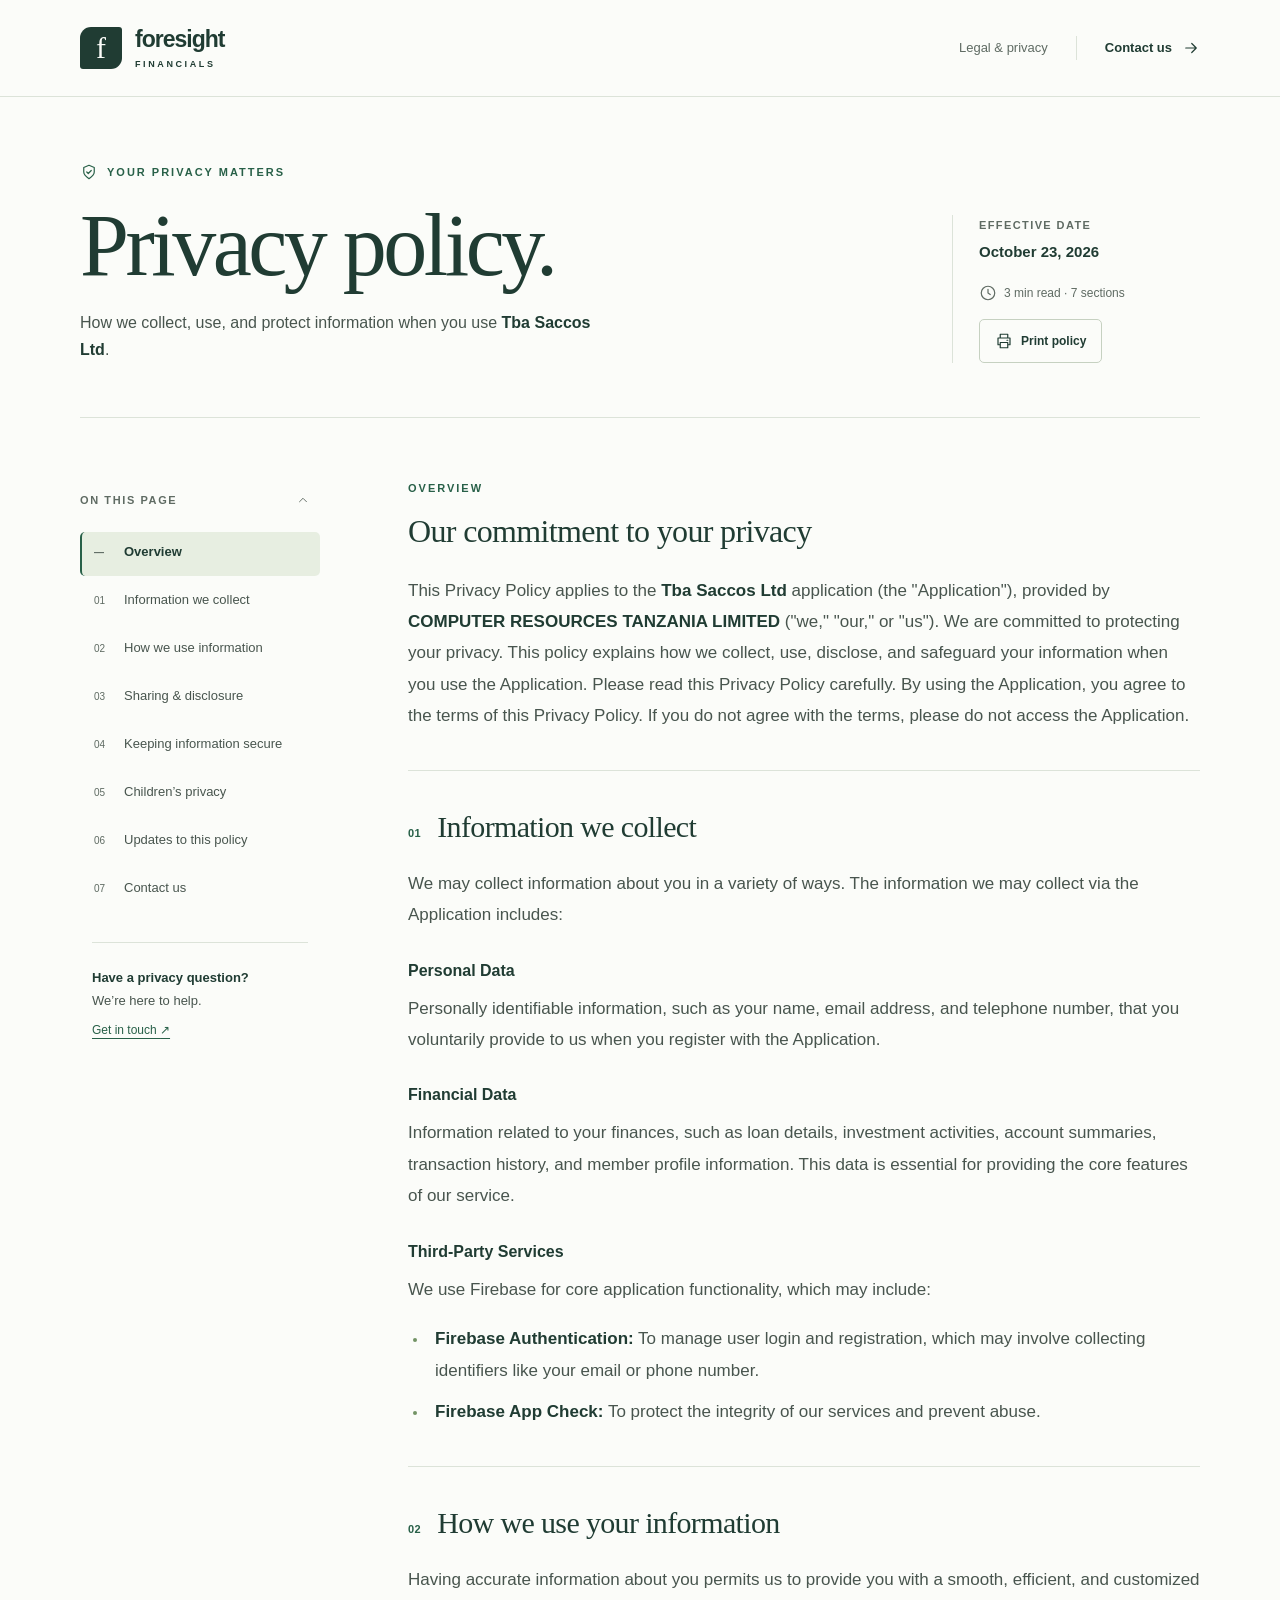
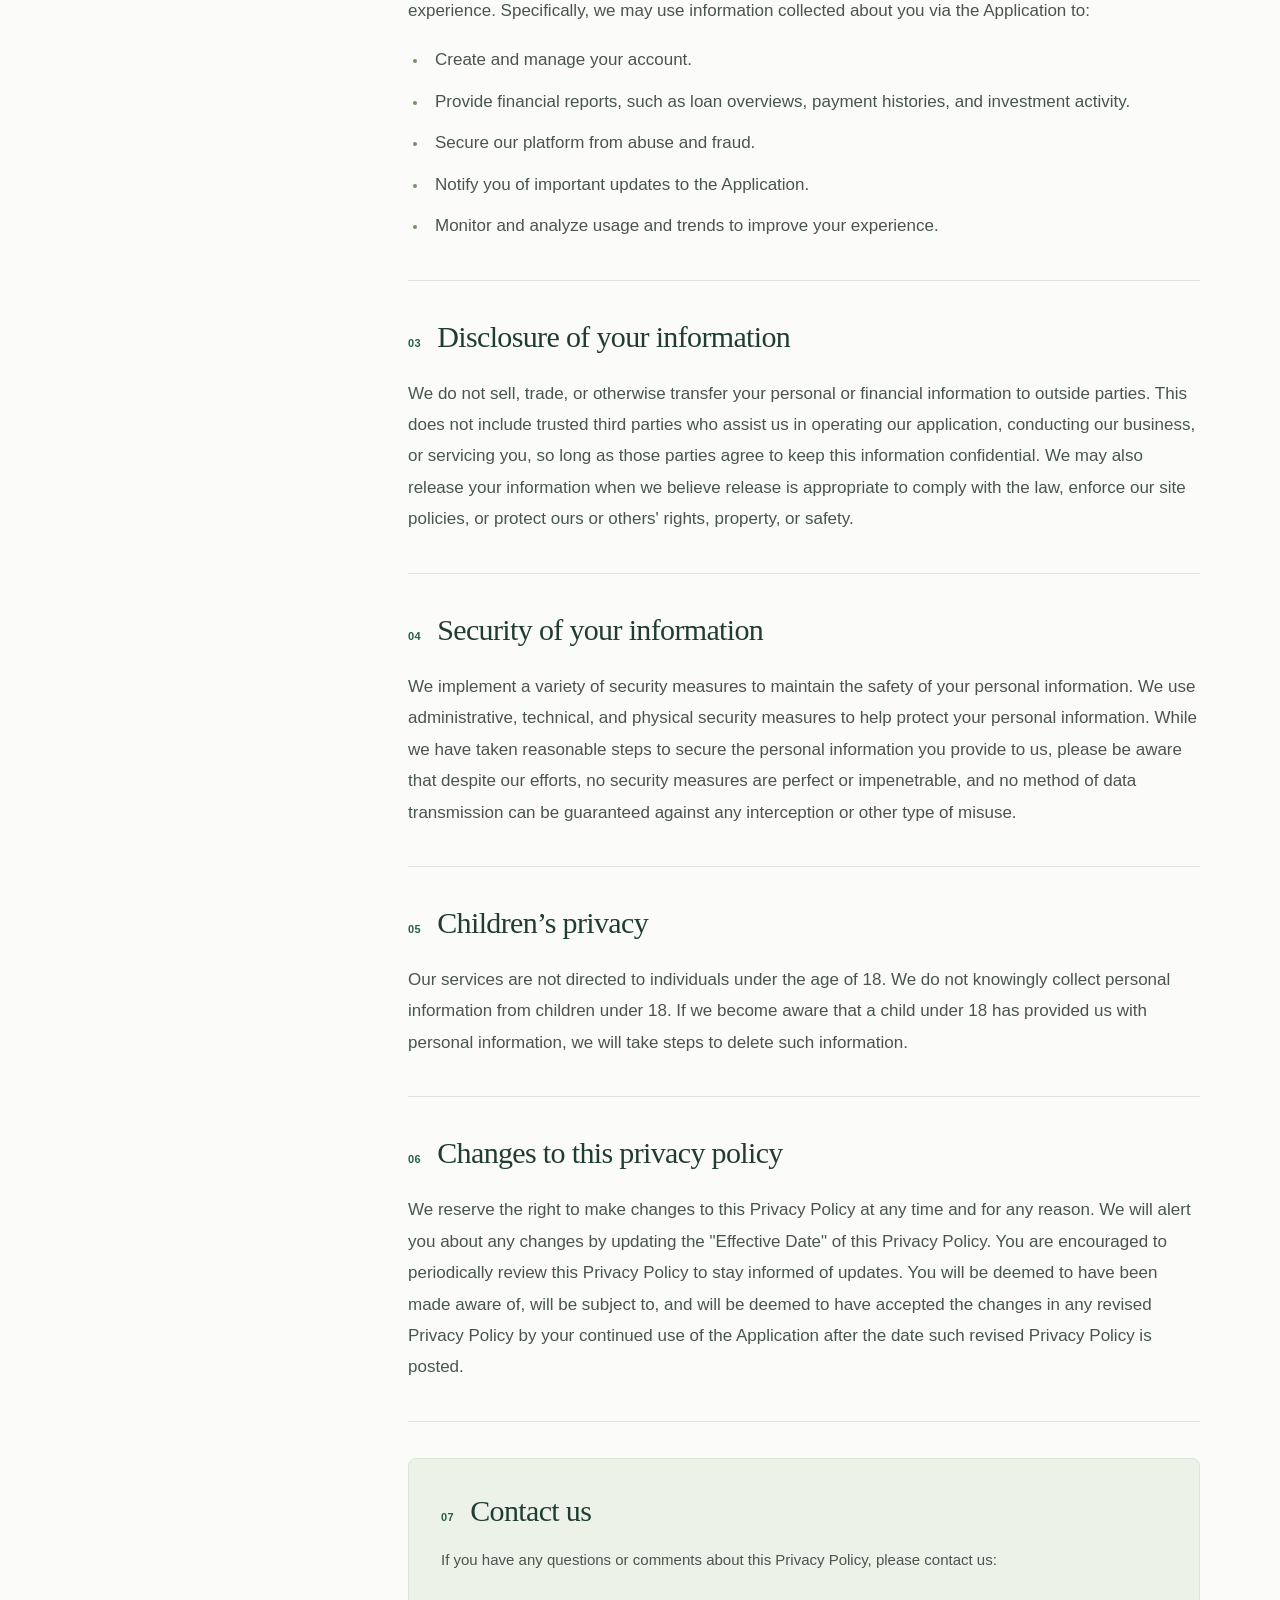
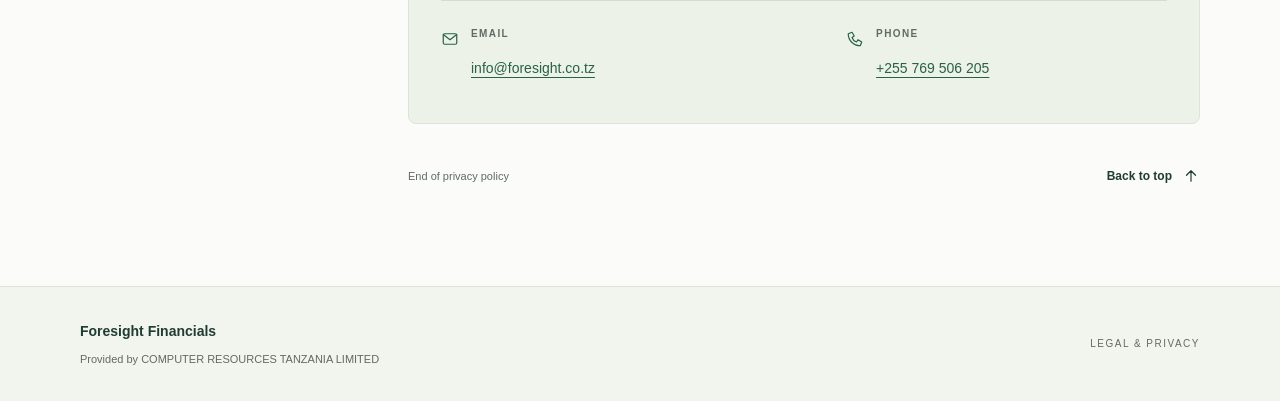
<file: docs/tba/index.html>
<!DOCTYPE html>
<html lang="en">
<head>
    <meta charset="UTF-8">
    <meta name="viewport" content="width=device-width, initial-scale=1.0">
    <meta name="description" content="Read the privacy policy for Tba Saccos Ltd, including how personal and financial information is collected, used, shared, and protected.">
    <meta name="theme-color" content="#203c33">
    <title>Privacy Policy | Tba Saccos Ltd</title>
    <link rel="icon" href="../assets/favicon.svg" type="image/svg+xml">
    <link rel="stylesheet" href="../assets/policy.css">
    <script src="../assets/policy.js" defer></script>
</head>
<body id="top">
    <a class="skip-link" href="#main-content">Skip to policy</a>
    <header class="site-header">
        <div class="wrap header-inner">
            <a class="brand" href="../common/" aria-label="Foresight Financials privacy policy">
                <span class="brand-mark" aria-hidden="true">f</span>
                <span class="brand-name">foresight<small>Financials</small></span>
            </a>
            <div class="header-links">
                <span class="header-label">Legal &amp; privacy</span>
                <a class="text-link" href="#contact">Contact us <svg class="icon" viewBox="0 0 24 24" aria-hidden="true"><path d="M5 12h14m-6-6 6 6-6 6"/></svg></a>
            </div>
        </div>
    </header>

    <main id="main-content" tabindex="-1">
        <div class="wrap">
            <header class="hero" aria-labelledby="policy-title">
                <p class="eyebrow"><svg class="icon" viewBox="0 0 24 24" aria-hidden="true"><path d="m12 3 7 3v6c0 4-7 9-7 9s-7-5-7-9V6z"/><path d="m9 12 2 2 4-4"/></svg> Your privacy matters</p>
                <div class="hero-grid">
                    <div>
                        <h1 id="policy-title">Privacy policy.</h1>
                        <p class="hero-description">How we collect, use, and protect information when you use <span class="application-name">Tba Saccos Ltd</span>.</p>
                    </div>
                    <div class="policy-meta">
                        <dl>
                            <dt>Effective date</dt>
                            <dd><time datetime="2026-10-23">October 23, 2026</time></dd>
                        </dl>
                        <p class="reading-time"><svg class="icon" viewBox="0 0 24 24" aria-hidden="true"><circle cx="12" cy="12" r="9"/><path d="M12 7v5l3 2"/></svg> 3 min read · 7 sections</p>
                        <button class="print-button" type="button" data-print hidden><svg class="icon" viewBox="0 0 24 24" aria-hidden="true"><path d="M7 8V3h10v5M7 17H4V8h16v9h-3M7 14h10v7H7z"/><path d="M16 11h1"/></svg> Print policy</button>
                    </div>
                </div>
            </header>

            <div class="reading-layout">
                <aside class="sidebar" aria-label="Policy navigation">
                    <details class="contents" open>
                        <summary>On this page <svg class="icon" viewBox="0 0 24 24" aria-hidden="true"><path d="m6 9 6 6 6-6"/></svg></summary>
                        <nav aria-label="Policy sections">
                            <ol>
                        <li><a href="#overview" aria-current="location"><span class="nav-number" aria-hidden="true">—</span><span>Overview</span></a></li>
                        <li><a href="#information-we-collect"><span class="nav-number" aria-hidden="true">01</span><span>Information we collect</span></a></li>
                        <li><a href="#how-we-use-information"><span class="nav-number" aria-hidden="true">02</span><span>How we use information</span></a></li>
                        <li><a href="#disclosure"><span class="nav-number" aria-hidden="true">03</span><span>Sharing & disclosure</span></a></li>
                        <li><a href="#security"><span class="nav-number" aria-hidden="true">04</span><span>Keeping information secure</span></a></li>
                        <li><a href="#children"><span class="nav-number" aria-hidden="true">05</span><span>Children’s privacy</span></a></li>
                        <li><a href="#policy-changes"><span class="nav-number" aria-hidden="true">06</span><span>Updates to this policy</span></a></li>
                        <li><a href="#contact"><span class="nav-number" aria-hidden="true">07</span><span>Contact us</span></a></li>
                            </ol>
                        </nav>
                    </details>
                    <div class="sidebar-note">
                        <p><strong>Have a privacy question?</strong><br>We’re here to help.</p>
                        <a href="#contact">Get in touch <span aria-hidden="true">↗</span></a>
                    </div>
                </aside>

                <article class="policy-document" aria-label="Tba Saccos Ltd privacy policy">
                    <section class="policy-section overview" id="overview" aria-labelledby="overview-title" tabindex="-1">
                        <p class="eyebrow">Overview</p>
                        <h2 id="overview-title">Our commitment to your privacy</h2>
                        <p>This Privacy Policy applies to the <strong>Tba Saccos Ltd</strong> application (the "Application"), provided by <strong>COMPUTER RESOURCES TANZANIA LIMITED</strong> ("we," "our," or "us"). We are committed to protecting your privacy. This policy explains how we collect, use, disclose, and safeguard your information when you use the Application. Please read this Privacy Policy carefully. By using the Application, you agree to the terms of this Privacy Policy. If you do not agree with the terms, please do not access the Application.</p>
                    </section>

                <section class="policy-section" id="information-we-collect" aria-labelledby="information-we-collect-title" tabindex="-1">
                    <div class="section-heading">
                        <span class="section-number" aria-hidden="true">01</span>
                        <h2 id="information-we-collect-title">Information we collect</h2>
                    </div>
                    <p>We may collect information about you in a variety of ways. The information we may collect via the Application includes:</p>
                    <h3>Personal Data</h3>
                    <p>Personally identifiable information, such as your name, email address, and telephone number, that you voluntarily provide to us when you register with the Application.</p>
                    <h3>Financial Data</h3>
                    <p>Information related to your finances, such as loan details, investment activities, account summaries, transaction history, and member profile information. This data is essential for providing the core features of our service.</p>
                    <h3>Third-Party Services</h3>
                    <p>We use Firebase for core application functionality, which may include:</p>
                    <ul>
                    <li><strong>Firebase Authentication:</strong> To manage user login and registration, which may involve collecting identifiers like your email or phone number.</li>
                    <li><strong>Firebase App Check:</strong> To protect the integrity of our services and prevent abuse.</li>
                    </ul>
                </section>

                <section class="policy-section" id="how-we-use-information" aria-labelledby="how-we-use-information-title" tabindex="-1">
                    <div class="section-heading">
                        <span class="section-number" aria-hidden="true">02</span>
                        <h2 id="how-we-use-information-title">How we use your information</h2>
                    </div>
                    <p>Having accurate information about you permits us to provide you with a smooth, efficient, and customized experience. Specifically, we may use information collected about you via the Application to:</p>
                    <ul>
                    <li>Create and manage your account.</li>
                    <li>Provide financial reports, such as loan overviews, payment histories, and investment activity.</li>
                    <li>Secure our platform from abuse and fraud.</li>
                    <li>Notify you of important updates to the Application.</li>
                    <li>Monitor and analyze usage and trends to improve your experience.</li>
                    </ul>
                </section>

                <section class="policy-section" id="disclosure" aria-labelledby="disclosure-title" tabindex="-1">
                    <div class="section-heading">
                        <span class="section-number" aria-hidden="true">03</span>
                        <h2 id="disclosure-title">Disclosure of your information</h2>
                    </div>
                    <p>We do not sell, trade, or otherwise transfer your personal or financial information to outside parties. This does not include trusted third parties who assist us in operating our application, conducting our business, or servicing you, so long as those parties agree to keep this information confidential. We may also release your information when we believe release is appropriate to comply with the law, enforce our site policies, or protect ours or others' rights, property, or safety.</p>
                </section>

                <section class="policy-section" id="security" aria-labelledby="security-title" tabindex="-1">
                    <div class="section-heading">
                        <span class="section-number" aria-hidden="true">04</span>
                        <h2 id="security-title">Security of your information</h2>
                    </div>
                    <p>We implement a variety of security measures to maintain the safety of your personal information. We use administrative, technical, and physical security measures to help protect your personal information. While we have taken reasonable steps to secure the personal information you provide to us, please be aware that despite our efforts, no security measures are perfect or impenetrable, and no method of data transmission can be guaranteed against any interception or other type of misuse.</p>
                </section>

                <section class="policy-section" id="children" aria-labelledby="children-title" tabindex="-1">
                    <div class="section-heading">
                        <span class="section-number" aria-hidden="true">05</span>
                        <h2 id="children-title">Children’s privacy</h2>
                    </div>
                    <p>Our services are not directed to individuals under the age of 18. We do not knowingly collect personal information from children under 18. If we become aware that a child under 18 has provided us with personal information, we will take steps to delete such information.</p>
                </section>

                <section class="policy-section" id="policy-changes" aria-labelledby="policy-changes-title" tabindex="-1">
                    <div class="section-heading">
                        <span class="section-number" aria-hidden="true">06</span>
                        <h2 id="policy-changes-title">Changes to this privacy policy</h2>
                    </div>
                    <p>We reserve the right to make changes to this Privacy Policy at any time and for any reason. We will alert you about any changes by updating the "Effective Date" of this Privacy Policy. You are encouraged to periodically review this Privacy Policy to stay informed of updates. You will be deemed to have been made aware of, will be subject to, and will be deemed to have accepted the changes in any revised Privacy Policy by your continued use of the Application after the date such revised Privacy Policy is posted.</p>
                </section>

                <section class="policy-section contact-section" id="contact" aria-labelledby="contact-title" tabindex="-1">
                    <div class="section-heading">
                        <span class="section-number" aria-hidden="true">07</span>
                        <h2 id="contact-title">Contact us</h2>
                    </div>
                    <p>If you have any questions or comments about this Privacy Policy, please contact us:</p>
                    <div class="contact-info">
                        <div class="contact-method">
                            <svg class="icon" viewBox="0 0 24 24" aria-hidden="true"><rect x="3" y="5" width="18" height="14" rx="2"/><path d="m3 6 9 7 9-7"/></svg>
                            <dl><dt>Email</dt><dd><a href="mailto:info@foresight.co.tz">info@foresight.co.tz</a></dd></dl>
                        </div>
                        <div class="contact-method">
                            <svg class="icon" viewBox="0 0 24 24" aria-hidden="true"><path d="m8 3 3 5-3 2c1 3 3 5 6 6l2-3 5 3-2 5C10 21 3 14 3 5z"/></svg>
                            <dl><dt>Phone</dt><dd><a href="tel:+255769506205">+255 769 506 205</a></dd></dl>
                        </div>
                    </div>
                </section>

                    <div class="document-end">
                        <span>End of privacy policy</span>
                        <a class="text-link" href="#top">Back to top <svg class="icon" viewBox="0 0 24 24" aria-hidden="true"><path d="M12 19V5m-6 6 6-6 6 6"/></svg></a>
                    </div>
                </article>
            </div>
        </div>
    </main>

    <footer class="site-footer">
        <div class="wrap footer-inner">
            <div>
                <p class="footer-brand">Foresight Financials</p>
                <p class="footer-note">Provided by COMPUTER RESOURCES TANZANIA LIMITED</p>
            </div>
            <p class="footer-label">Legal &amp; privacy</p>
        </div>
    </footer>
</body>
</html>
</file>
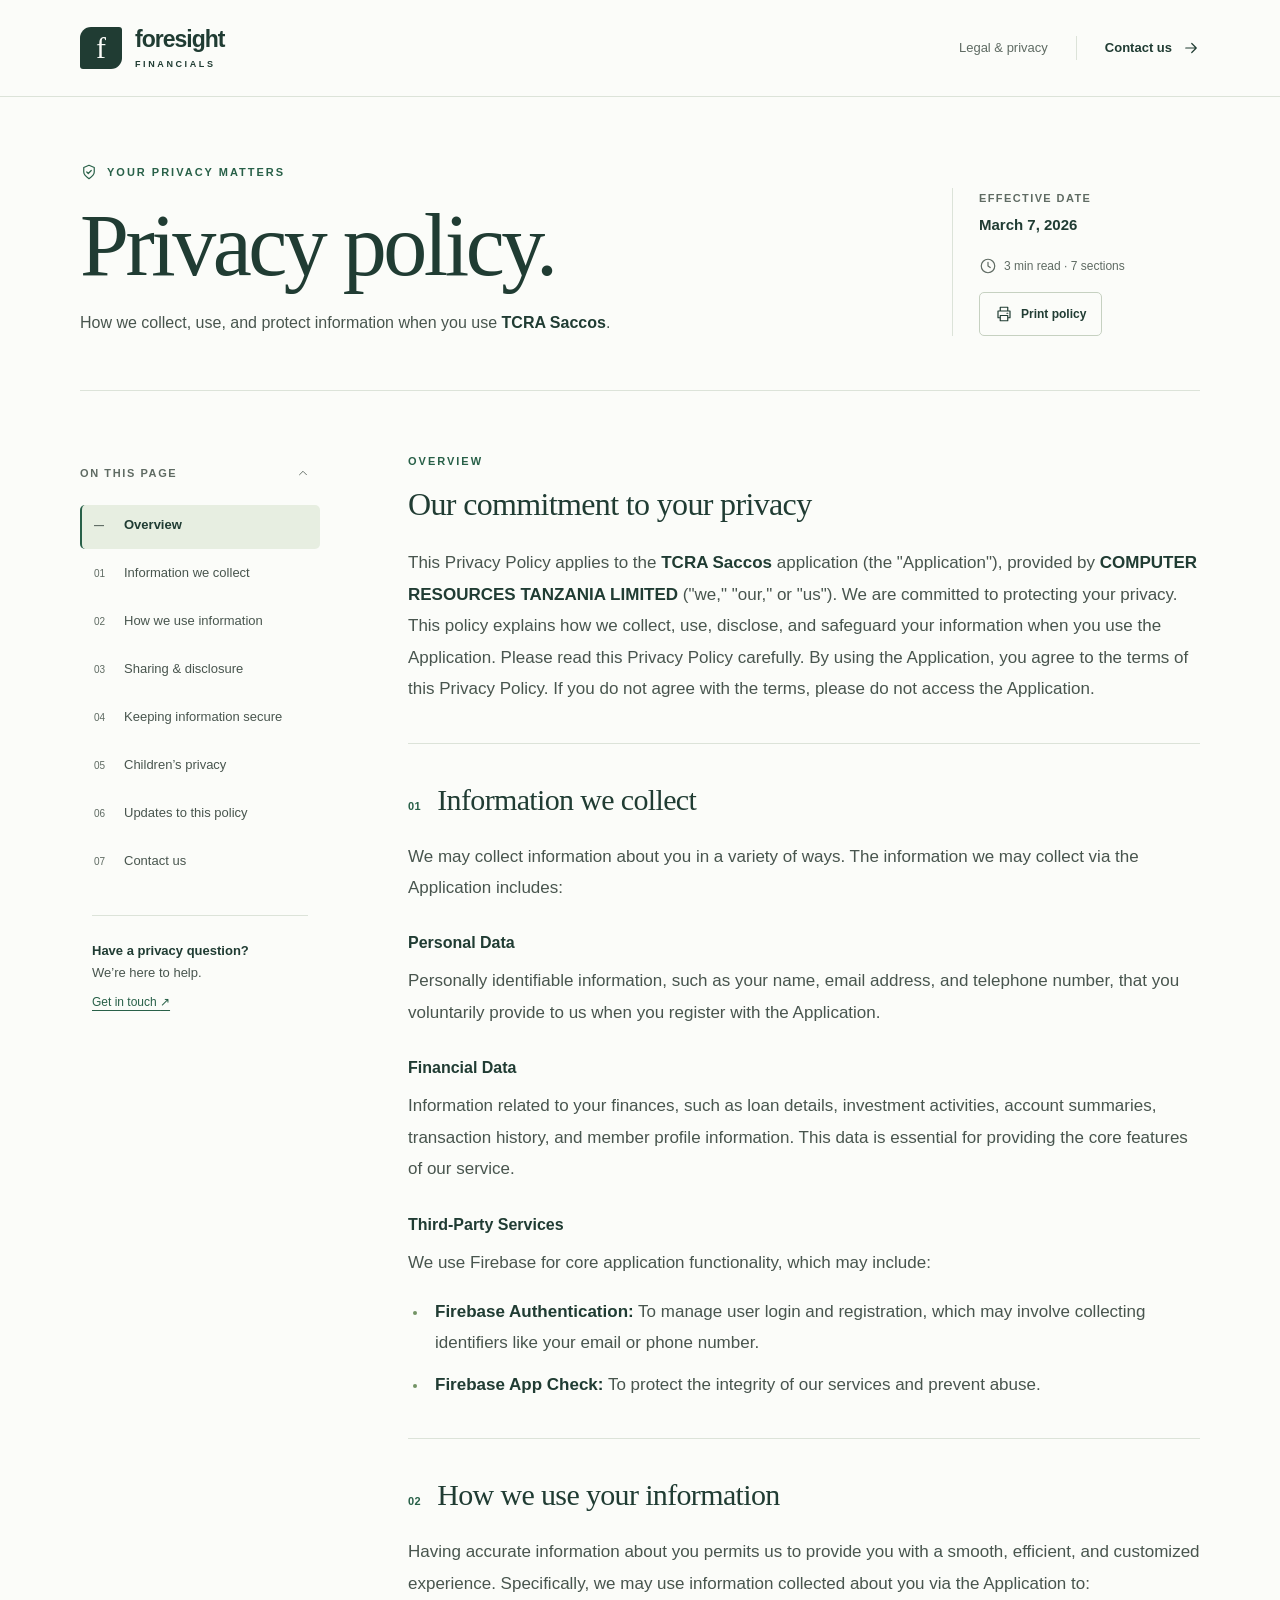
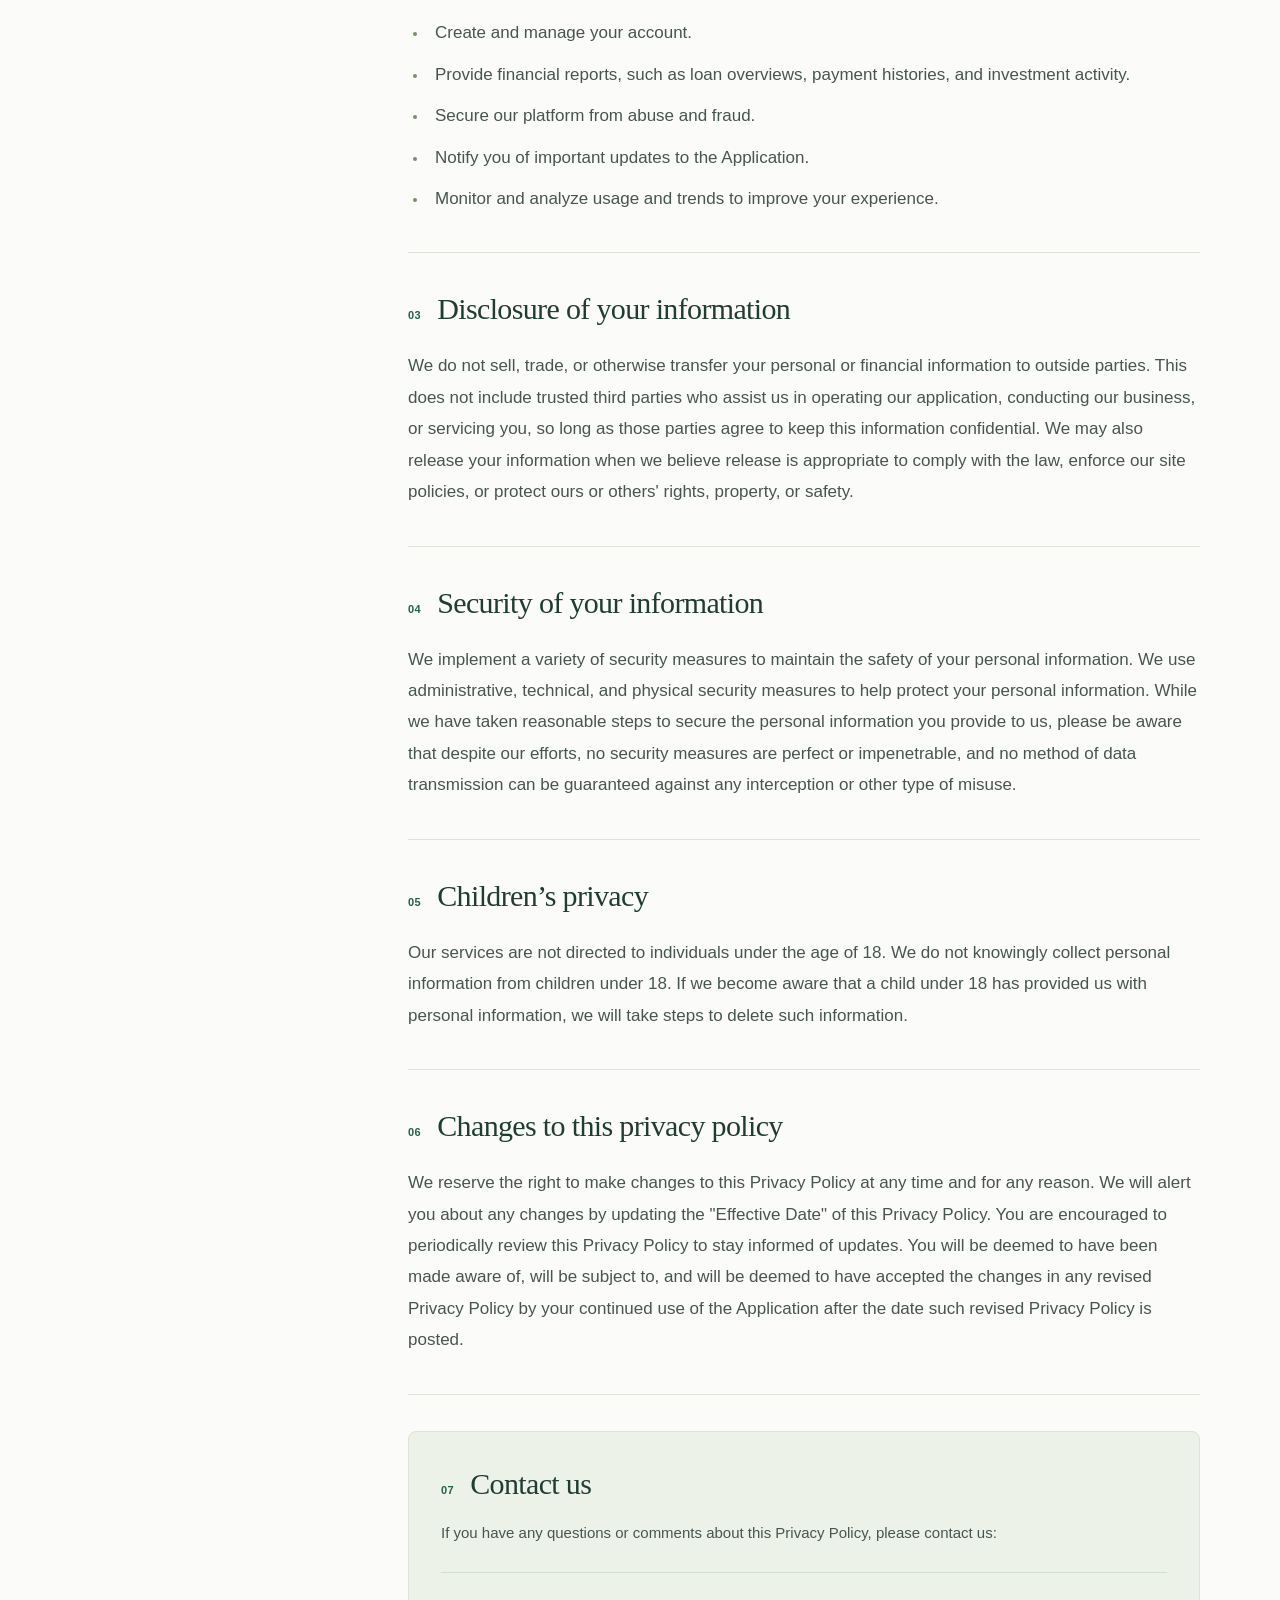
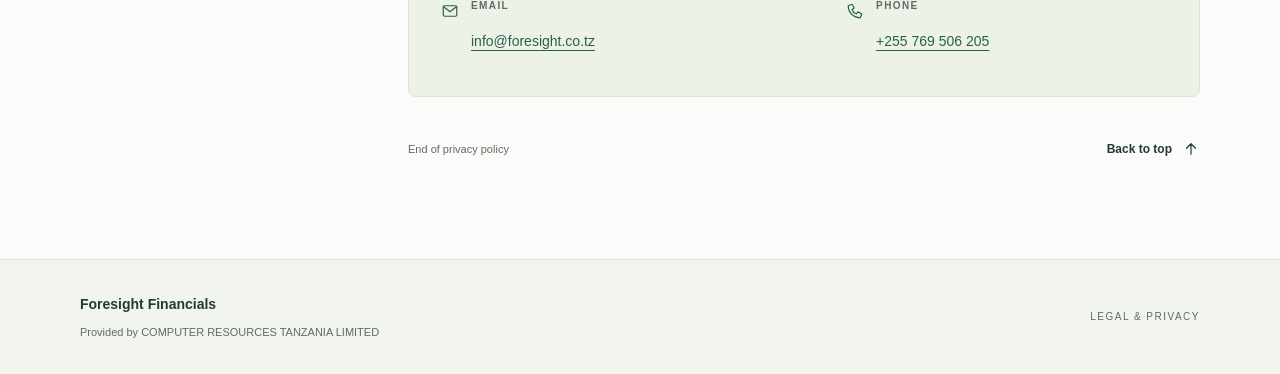
<file: docs/tcra/index.html>
<!DOCTYPE html>
<html lang="en">
<head>
    <meta charset="UTF-8">
    <meta name="viewport" content="width=device-width, initial-scale=1.0">
    <meta name="description" content="Read the privacy policy for TCRA Saccos, including how personal and financial information is collected, used, shared, and protected.">
    <meta name="theme-color" content="#203c33">
    <title>Privacy Policy | TCRA Saccos</title>
    <link rel="icon" href="../assets/favicon.svg" type="image/svg+xml">
    <link rel="stylesheet" href="../assets/policy.css">
    <script src="../assets/policy.js" defer></script>
</head>
<body id="top">
    <a class="skip-link" href="#main-content">Skip to policy</a>
    <header class="site-header">
        <div class="wrap header-inner">
            <a class="brand" href="../common/" aria-label="Foresight Financials privacy policy">
                <span class="brand-mark" aria-hidden="true">f</span>
                <span class="brand-name">foresight<small>Financials</small></span>
            </a>
            <div class="header-links">
                <span class="header-label">Legal &amp; privacy</span>
                <a class="text-link" href="#contact">Contact us <svg class="icon" viewBox="0 0 24 24" aria-hidden="true"><path d="M5 12h14m-6-6 6 6-6 6"/></svg></a>
            </div>
        </div>
    </header>

    <main id="main-content" tabindex="-1">
        <div class="wrap">
            <header class="hero" aria-labelledby="policy-title">
                <p class="eyebrow"><svg class="icon" viewBox="0 0 24 24" aria-hidden="true"><path d="m12 3 7 3v6c0 4-7 9-7 9s-7-5-7-9V6z"/><path d="m9 12 2 2 4-4"/></svg> Your privacy matters</p>
                <div class="hero-grid">
                    <div>
                        <h1 id="policy-title">Privacy policy.</h1>
                        <p class="hero-description">How we collect, use, and protect information when you use <span class="application-name">TCRA Saccos</span>.</p>
                    </div>
                    <div class="policy-meta">
                        <dl>
                            <dt>Effective date</dt>
                            <dd><time datetime="2026-03-07">March 7, 2026</time></dd>
                        </dl>
                        <p class="reading-time"><svg class="icon" viewBox="0 0 24 24" aria-hidden="true"><circle cx="12" cy="12" r="9"/><path d="M12 7v5l3 2"/></svg> 3 min read · 7 sections</p>
                        <button class="print-button" type="button" data-print hidden><svg class="icon" viewBox="0 0 24 24" aria-hidden="true"><path d="M7 8V3h10v5M7 17H4V8h16v9h-3M7 14h10v7H7z"/><path d="M16 11h1"/></svg> Print policy</button>
                    </div>
                </div>
            </header>

            <div class="reading-layout">
                <aside class="sidebar" aria-label="Policy navigation">
                    <details class="contents" open>
                        <summary>On this page <svg class="icon" viewBox="0 0 24 24" aria-hidden="true"><path d="m6 9 6 6 6-6"/></svg></summary>
                        <nav aria-label="Policy sections">
                            <ol>
                        <li><a href="#overview" aria-current="location"><span class="nav-number" aria-hidden="true">—</span><span>Overview</span></a></li>
                        <li><a href="#information-we-collect"><span class="nav-number" aria-hidden="true">01</span><span>Information we collect</span></a></li>
                        <li><a href="#how-we-use-information"><span class="nav-number" aria-hidden="true">02</span><span>How we use information</span></a></li>
                        <li><a href="#disclosure"><span class="nav-number" aria-hidden="true">03</span><span>Sharing & disclosure</span></a></li>
                        <li><a href="#security"><span class="nav-number" aria-hidden="true">04</span><span>Keeping information secure</span></a></li>
                        <li><a href="#children"><span class="nav-number" aria-hidden="true">05</span><span>Children’s privacy</span></a></li>
                        <li><a href="#policy-changes"><span class="nav-number" aria-hidden="true">06</span><span>Updates to this policy</span></a></li>
                        <li><a href="#contact"><span class="nav-number" aria-hidden="true">07</span><span>Contact us</span></a></li>
                            </ol>
                        </nav>
                    </details>
                    <div class="sidebar-note">
                        <p><strong>Have a privacy question?</strong><br>We’re here to help.</p>
                        <a href="#contact">Get in touch <span aria-hidden="true">↗</span></a>
                    </div>
                </aside>

                <article class="policy-document" aria-label="TCRA Saccos privacy policy">
                    <section class="policy-section overview" id="overview" aria-labelledby="overview-title" tabindex="-1">
                        <p class="eyebrow">Overview</p>
                        <h2 id="overview-title">Our commitment to your privacy</h2>
                        <p>This Privacy Policy applies to the <strong>TCRA Saccos</strong> application (the "Application"), provided by <strong>COMPUTER RESOURCES TANZANIA LIMITED</strong> ("we," "our," or "us"). We are committed to protecting your privacy. This policy explains how we collect, use, disclose, and safeguard your information when you use the Application. Please read this Privacy Policy carefully. By using the Application, you agree to the terms of this Privacy Policy. If you do not agree with the terms, please do not access the Application.</p>
                    </section>

                <section class="policy-section" id="information-we-collect" aria-labelledby="information-we-collect-title" tabindex="-1">
                    <div class="section-heading">
                        <span class="section-number" aria-hidden="true">01</span>
                        <h2 id="information-we-collect-title">Information we collect</h2>
                    </div>
                    <p>We may collect information about you in a variety of ways. The information we may collect via the Application includes:</p>
                    <h3>Personal Data</h3>
                    <p>Personally identifiable information, such as your name, email address, and telephone number, that you voluntarily provide to us when you register with the Application.</p>
                    <h3>Financial Data</h3>
                    <p>Information related to your finances, such as loan details, investment activities, account summaries, transaction history, and member profile information. This data is essential for providing the core features of our service.</p>
                    <h3>Third-Party Services</h3>
                    <p>We use Firebase for core application functionality, which may include:</p>
                    <ul>
                    <li><strong>Firebase Authentication:</strong> To manage user login and registration, which may involve collecting identifiers like your email or phone number.</li>
                    <li><strong>Firebase App Check:</strong> To protect the integrity of our services and prevent abuse.</li>
                    </ul>
                </section>

                <section class="policy-section" id="how-we-use-information" aria-labelledby="how-we-use-information-title" tabindex="-1">
                    <div class="section-heading">
                        <span class="section-number" aria-hidden="true">02</span>
                        <h2 id="how-we-use-information-title">How we use your information</h2>
                    </div>
                    <p>Having accurate information about you permits us to provide you with a smooth, efficient, and customized experience. Specifically, we may use information collected about you via the Application to:</p>
                    <ul>
                    <li>Create and manage your account.</li>
                    <li>Provide financial reports, such as loan overviews, payment histories, and investment activity.</li>
                    <li>Secure our platform from abuse and fraud.</li>
                    <li>Notify you of important updates to the Application.</li>
                    <li>Monitor and analyze usage and trends to improve your experience.</li>
                    </ul>
                </section>

                <section class="policy-section" id="disclosure" aria-labelledby="disclosure-title" tabindex="-1">
                    <div class="section-heading">
                        <span class="section-number" aria-hidden="true">03</span>
                        <h2 id="disclosure-title">Disclosure of your information</h2>
                    </div>
                    <p>We do not sell, trade, or otherwise transfer your personal or financial information to outside parties. This does not include trusted third parties who assist us in operating our application, conducting our business, or servicing you, so long as those parties agree to keep this information confidential. We may also release your information when we believe release is appropriate to comply with the law, enforce our site policies, or protect ours or others' rights, property, or safety.</p>
                </section>

                <section class="policy-section" id="security" aria-labelledby="security-title" tabindex="-1">
                    <div class="section-heading">
                        <span class="section-number" aria-hidden="true">04</span>
                        <h2 id="security-title">Security of your information</h2>
                    </div>
                    <p>We implement a variety of security measures to maintain the safety of your personal information. We use administrative, technical, and physical security measures to help protect your personal information. While we have taken reasonable steps to secure the personal information you provide to us, please be aware that despite our efforts, no security measures are perfect or impenetrable, and no method of data transmission can be guaranteed against any interception or other type of misuse.</p>
                </section>

                <section class="policy-section" id="children" aria-labelledby="children-title" tabindex="-1">
                    <div class="section-heading">
                        <span class="section-number" aria-hidden="true">05</span>
                        <h2 id="children-title">Children’s privacy</h2>
                    </div>
                    <p>Our services are not directed to individuals under the age of 18. We do not knowingly collect personal information from children under 18. If we become aware that a child under 18 has provided us with personal information, we will take steps to delete such information.</p>
                </section>

                <section class="policy-section" id="policy-changes" aria-labelledby="policy-changes-title" tabindex="-1">
                    <div class="section-heading">
                        <span class="section-number" aria-hidden="true">06</span>
                        <h2 id="policy-changes-title">Changes to this privacy policy</h2>
                    </div>
                    <p>We reserve the right to make changes to this Privacy Policy at any time and for any reason. We will alert you about any changes by updating the "Effective Date" of this Privacy Policy. You are encouraged to periodically review this Privacy Policy to stay informed of updates. You will be deemed to have been made aware of, will be subject to, and will be deemed to have accepted the changes in any revised Privacy Policy by your continued use of the Application after the date such revised Privacy Policy is posted.</p>
                </section>

                <section class="policy-section contact-section" id="contact" aria-labelledby="contact-title" tabindex="-1">
                    <div class="section-heading">
                        <span class="section-number" aria-hidden="true">07</span>
                        <h2 id="contact-title">Contact us</h2>
                    </div>
                    <p>If you have any questions or comments about this Privacy Policy, please contact us:</p>
                    <div class="contact-info">
                        <div class="contact-method">
                            <svg class="icon" viewBox="0 0 24 24" aria-hidden="true"><rect x="3" y="5" width="18" height="14" rx="2"/><path d="m3 6 9 7 9-7"/></svg>
                            <dl><dt>Email</dt><dd><a href="mailto:info@foresight.co.tz">info@foresight.co.tz</a></dd></dl>
                        </div>
                        <div class="contact-method">
                            <svg class="icon" viewBox="0 0 24 24" aria-hidden="true"><path d="m8 3 3 5-3 2c1 3 3 5 6 6l2-3 5 3-2 5C10 21 3 14 3 5z"/></svg>
                            <dl><dt>Phone</dt><dd><a href="tel:+255769506205">+255 769 506 205</a></dd></dl>
                        </div>
                    </div>
                </section>

                    <div class="document-end">
                        <span>End of privacy policy</span>
                        <a class="text-link" href="#top">Back to top <svg class="icon" viewBox="0 0 24 24" aria-hidden="true"><path d="M12 19V5m-6 6 6-6 6 6"/></svg></a>
                    </div>
                </article>
            </div>
        </div>
    </main>

    <footer class="site-footer">
        <div class="wrap footer-inner">
            <div>
                <p class="footer-brand">Foresight Financials</p>
                <p class="footer-note">Provided by COMPUTER RESOURCES TANZANIA LIMITED</p>
            </div>
            <p class="footer-label">Legal &amp; privacy</p>
        </div>
    </footer>
</body>
</html>
</file>
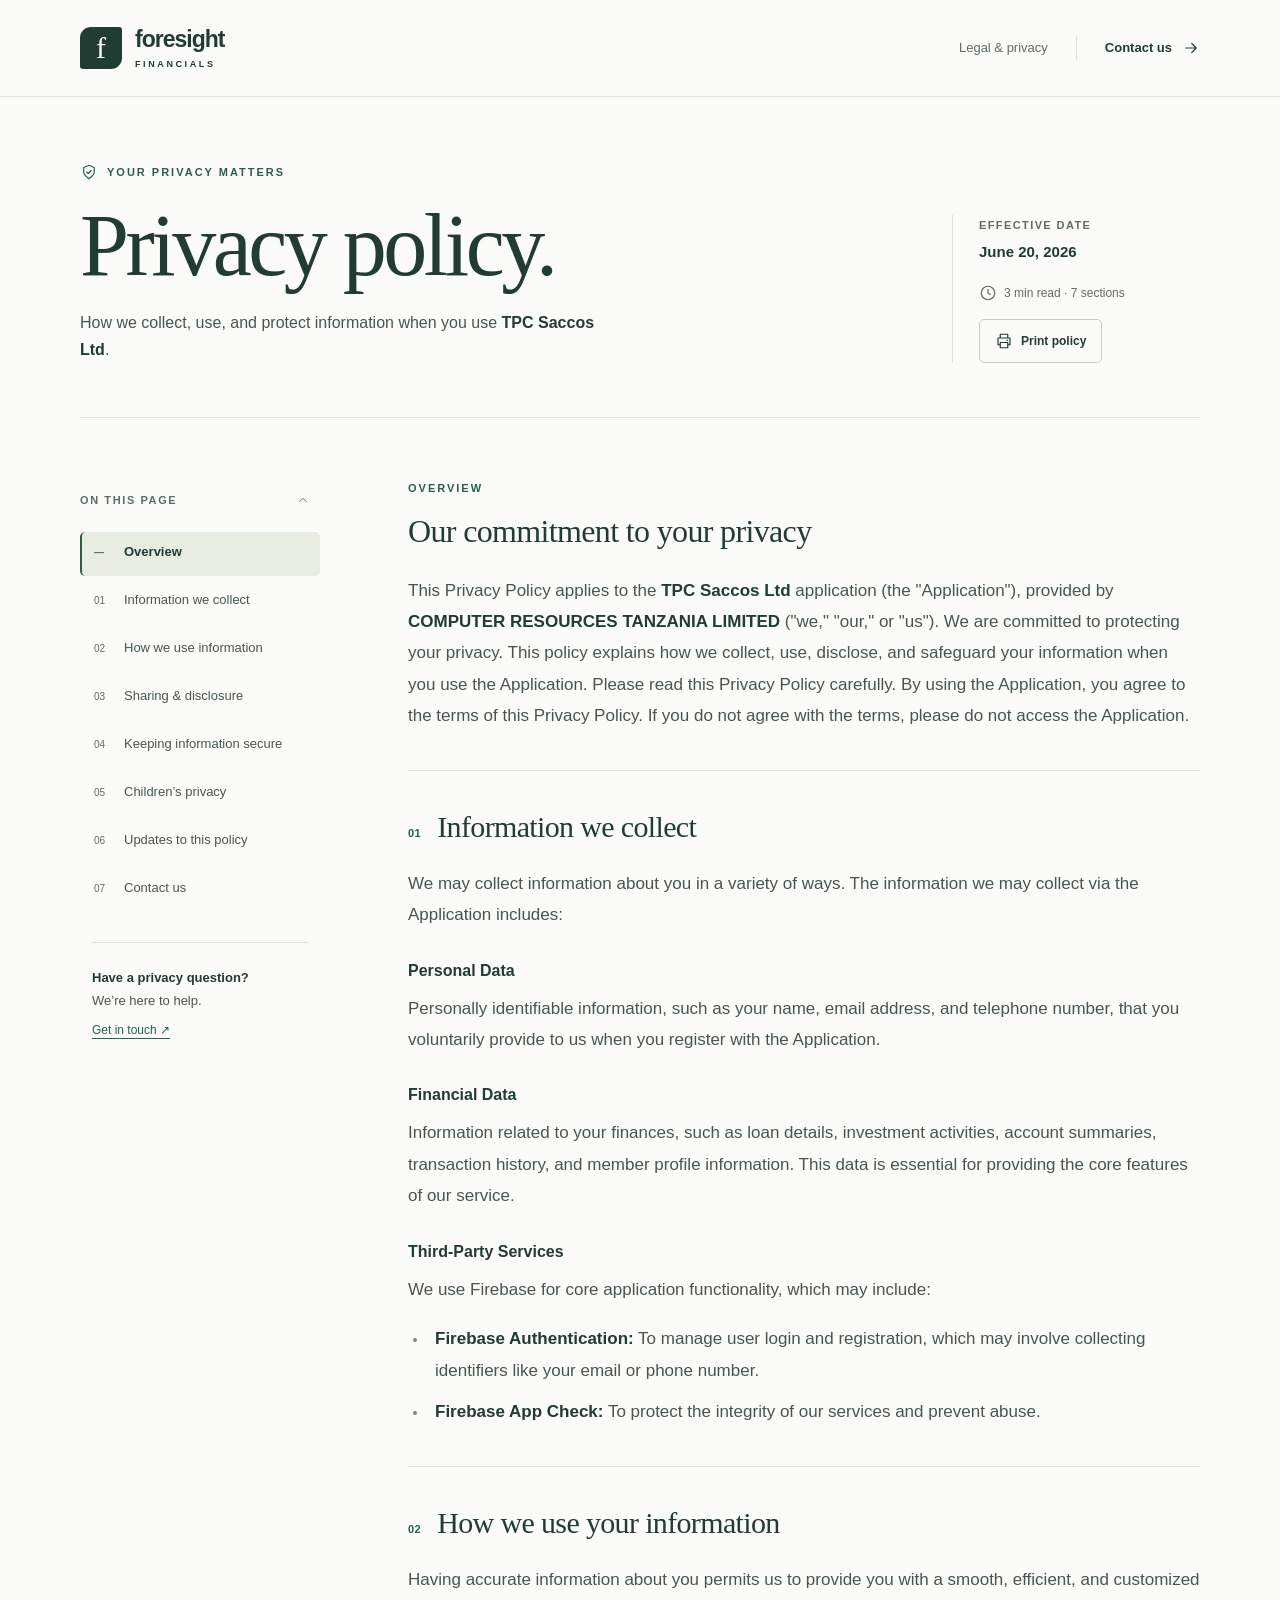
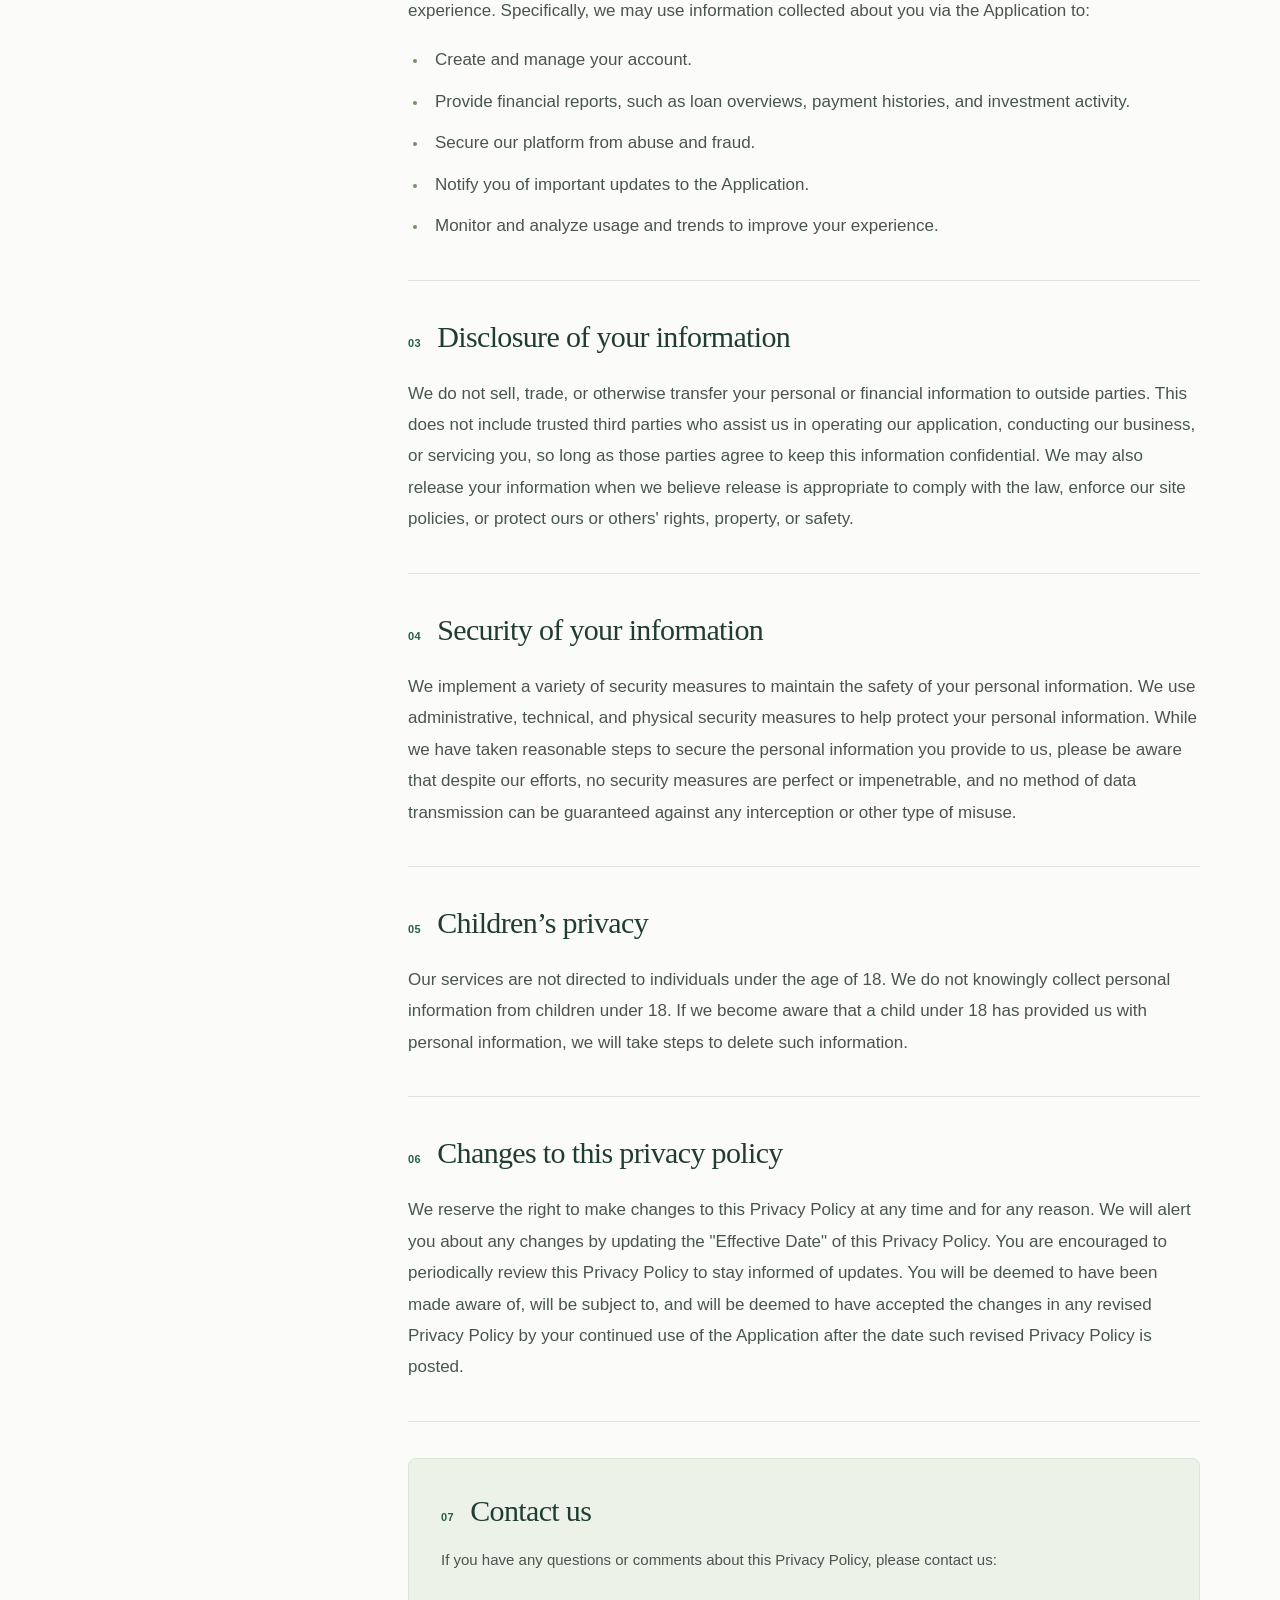
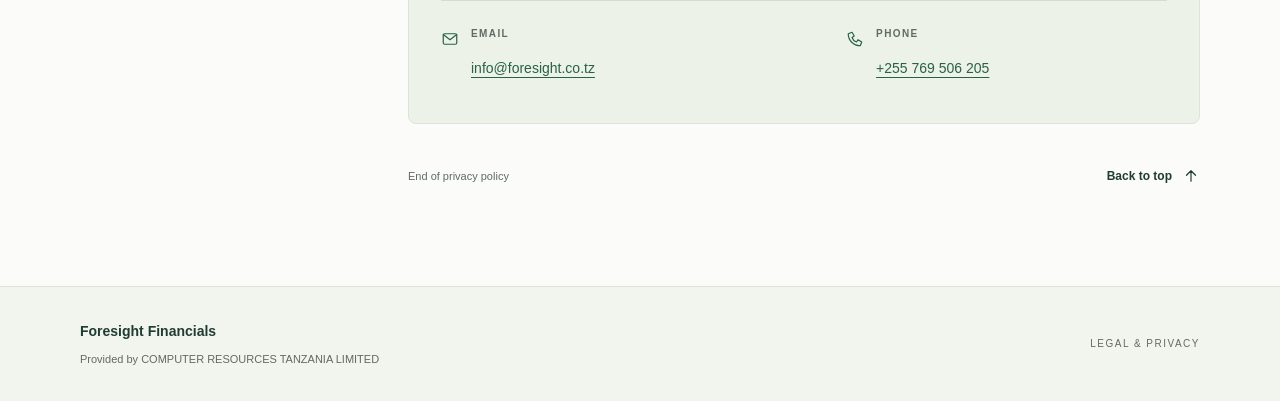
<file: docs/tpc/index.html>
<!DOCTYPE html>
<html lang="en">
<head>
    <meta charset="UTF-8">
    <meta name="viewport" content="width=device-width, initial-scale=1.0">
    <meta name="description" content="Read the privacy policy for TPC Saccos Ltd, including how personal and financial information is collected, used, shared, and protected.">
    <meta name="theme-color" content="#203c33">
    <title>Privacy Policy | TPC Saccos Ltd</title>
    <link rel="icon" href="../assets/favicon.svg" type="image/svg+xml">
    <link rel="stylesheet" href="../assets/policy.css">
    <script src="../assets/policy.js" defer></script>
</head>
<body id="top">
    <a class="skip-link" href="#main-content">Skip to policy</a>
    <header class="site-header">
        <div class="wrap header-inner">
            <a class="brand" href="../common/" aria-label="Foresight Financials privacy policy">
                <span class="brand-mark" aria-hidden="true">f</span>
                <span class="brand-name">foresight<small>Financials</small></span>
            </a>
            <div class="header-links">
                <span class="header-label">Legal &amp; privacy</span>
                <a class="text-link" href="#contact">Contact us <svg class="icon" viewBox="0 0 24 24" aria-hidden="true"><path d="M5 12h14m-6-6 6 6-6 6"/></svg></a>
            </div>
        </div>
    </header>

    <main id="main-content" tabindex="-1">
        <div class="wrap">
            <header class="hero" aria-labelledby="policy-title">
                <p class="eyebrow"><svg class="icon" viewBox="0 0 24 24" aria-hidden="true"><path d="m12 3 7 3v6c0 4-7 9-7 9s-7-5-7-9V6z"/><path d="m9 12 2 2 4-4"/></svg> Your privacy matters</p>
                <div class="hero-grid">
                    <div>
                        <h1 id="policy-title">Privacy policy.</h1>
                        <p class="hero-description">How we collect, use, and protect information when you use <span class="application-name">TPC Saccos Ltd</span>.</p>
                    </div>
                    <div class="policy-meta">
                        <dl>
                            <dt>Effective date</dt>
                            <dd><time datetime="2026-06-20">June 20, 2026</time></dd>
                        </dl>
                        <p class="reading-time"><svg class="icon" viewBox="0 0 24 24" aria-hidden="true"><circle cx="12" cy="12" r="9"/><path d="M12 7v5l3 2"/></svg> 3 min read · 7 sections</p>
                        <button class="print-button" type="button" data-print hidden><svg class="icon" viewBox="0 0 24 24" aria-hidden="true"><path d="M7 8V3h10v5M7 17H4V8h16v9h-3M7 14h10v7H7z"/><path d="M16 11h1"/></svg> Print policy</button>
                    </div>
                </div>
            </header>

            <div class="reading-layout">
                <aside class="sidebar" aria-label="Policy navigation">
                    <details class="contents" open>
                        <summary>On this page <svg class="icon" viewBox="0 0 24 24" aria-hidden="true"><path d="m6 9 6 6 6-6"/></svg></summary>
                        <nav aria-label="Policy sections">
                            <ol>
                        <li><a href="#overview" aria-current="location"><span class="nav-number" aria-hidden="true">—</span><span>Overview</span></a></li>
                        <li><a href="#information-we-collect"><span class="nav-number" aria-hidden="true">01</span><span>Information we collect</span></a></li>
                        <li><a href="#how-we-use-information"><span class="nav-number" aria-hidden="true">02</span><span>How we use information</span></a></li>
                        <li><a href="#disclosure"><span class="nav-number" aria-hidden="true">03</span><span>Sharing & disclosure</span></a></li>
                        <li><a href="#security"><span class="nav-number" aria-hidden="true">04</span><span>Keeping information secure</span></a></li>
                        <li><a href="#children"><span class="nav-number" aria-hidden="true">05</span><span>Children’s privacy</span></a></li>
                        <li><a href="#policy-changes"><span class="nav-number" aria-hidden="true">06</span><span>Updates to this policy</span></a></li>
                        <li><a href="#contact"><span class="nav-number" aria-hidden="true">07</span><span>Contact us</span></a></li>
                            </ol>
                        </nav>
                    </details>
                    <div class="sidebar-note">
                        <p><strong>Have a privacy question?</strong><br>We’re here to help.</p>
                        <a href="#contact">Get in touch <span aria-hidden="true">↗</span></a>
                    </div>
                </aside>

                <article class="policy-document" aria-label="TPC Saccos Ltd privacy policy">
                    <section class="policy-section overview" id="overview" aria-labelledby="overview-title" tabindex="-1">
                        <p class="eyebrow">Overview</p>
                        <h2 id="overview-title">Our commitment to your privacy</h2>
                        <p>This Privacy Policy applies to the <strong>TPC Saccos Ltd</strong> application (the "Application"), provided by <strong>COMPUTER RESOURCES TANZANIA LIMITED</strong> ("we," "our," or "us"). We are committed to protecting your privacy. This policy explains how we collect, use, disclose, and safeguard your information when you use the Application. Please read this Privacy Policy carefully. By using the Application, you agree to the terms of this Privacy Policy. If you do not agree with the terms, please do not access the Application.</p>
                    </section>

                <section class="policy-section" id="information-we-collect" aria-labelledby="information-we-collect-title" tabindex="-1">
                    <div class="section-heading">
                        <span class="section-number" aria-hidden="true">01</span>
                        <h2 id="information-we-collect-title">Information we collect</h2>
                    </div>
                    <p>We may collect information about you in a variety of ways. The information we may collect via the Application includes:</p>
                    <h3>Personal Data</h3>
                    <p>Personally identifiable information, such as your name, email address, and telephone number, that you voluntarily provide to us when you register with the Application.</p>
                    <h3>Financial Data</h3>
                    <p>Information related to your finances, such as loan details, investment activities, account summaries, transaction history, and member profile information. This data is essential for providing the core features of our service.</p>
                    <h3>Third-Party Services</h3>
                    <p>We use Firebase for core application functionality, which may include:</p>
                    <ul>
                    <li><strong>Firebase Authentication:</strong> To manage user login and registration, which may involve collecting identifiers like your email or phone number.</li>
                    <li><strong>Firebase App Check:</strong> To protect the integrity of our services and prevent abuse.</li>
                    </ul>
                </section>

                <section class="policy-section" id="how-we-use-information" aria-labelledby="how-we-use-information-title" tabindex="-1">
                    <div class="section-heading">
                        <span class="section-number" aria-hidden="true">02</span>
                        <h2 id="how-we-use-information-title">How we use your information</h2>
                    </div>
                    <p>Having accurate information about you permits us to provide you with a smooth, efficient, and customized experience. Specifically, we may use information collected about you via the Application to:</p>
                    <ul>
                    <li>Create and manage your account.</li>
                    <li>Provide financial reports, such as loan overviews, payment histories, and investment activity.</li>
                    <li>Secure our platform from abuse and fraud.</li>
                    <li>Notify you of important updates to the Application.</li>
                    <li>Monitor and analyze usage and trends to improve your experience.</li>
                    </ul>
                </section>

                <section class="policy-section" id="disclosure" aria-labelledby="disclosure-title" tabindex="-1">
                    <div class="section-heading">
                        <span class="section-number" aria-hidden="true">03</span>
                        <h2 id="disclosure-title">Disclosure of your information</h2>
                    </div>
                    <p>We do not sell, trade, or otherwise transfer your personal or financial information to outside parties. This does not include trusted third parties who assist us in operating our application, conducting our business, or servicing you, so long as those parties agree to keep this information confidential. We may also release your information when we believe release is appropriate to comply with the law, enforce our site policies, or protect ours or others' rights, property, or safety.</p>
                </section>

                <section class="policy-section" id="security" aria-labelledby="security-title" tabindex="-1">
                    <div class="section-heading">
                        <span class="section-number" aria-hidden="true">04</span>
                        <h2 id="security-title">Security of your information</h2>
                    </div>
                    <p>We implement a variety of security measures to maintain the safety of your personal information. We use administrative, technical, and physical security measures to help protect your personal information. While we have taken reasonable steps to secure the personal information you provide to us, please be aware that despite our efforts, no security measures are perfect or impenetrable, and no method of data transmission can be guaranteed against any interception or other type of misuse.</p>
                </section>

                <section class="policy-section" id="children" aria-labelledby="children-title" tabindex="-1">
                    <div class="section-heading">
                        <span class="section-number" aria-hidden="true">05</span>
                        <h2 id="children-title">Children’s privacy</h2>
                    </div>
                    <p>Our services are not directed to individuals under the age of 18. We do not knowingly collect personal information from children under 18. If we become aware that a child under 18 has provided us with personal information, we will take steps to delete such information.</p>
                </section>

                <section class="policy-section" id="policy-changes" aria-labelledby="policy-changes-title" tabindex="-1">
                    <div class="section-heading">
                        <span class="section-number" aria-hidden="true">06</span>
                        <h2 id="policy-changes-title">Changes to this privacy policy</h2>
                    </div>
                    <p>We reserve the right to make changes to this Privacy Policy at any time and for any reason. We will alert you about any changes by updating the "Effective Date" of this Privacy Policy. You are encouraged to periodically review this Privacy Policy to stay informed of updates. You will be deemed to have been made aware of, will be subject to, and will be deemed to have accepted the changes in any revised Privacy Policy by your continued use of the Application after the date such revised Privacy Policy is posted.</p>
                </section>

                <section class="policy-section contact-section" id="contact" aria-labelledby="contact-title" tabindex="-1">
                    <div class="section-heading">
                        <span class="section-number" aria-hidden="true">07</span>
                        <h2 id="contact-title">Contact us</h2>
                    </div>
                    <p>If you have any questions or comments about this Privacy Policy, please contact us:</p>
                    <div class="contact-info">
                        <div class="contact-method">
                            <svg class="icon" viewBox="0 0 24 24" aria-hidden="true"><rect x="3" y="5" width="18" height="14" rx="2"/><path d="m3 6 9 7 9-7"/></svg>
                            <dl><dt>Email</dt><dd><a href="mailto:info@foresight.co.tz">info@foresight.co.tz</a></dd></dl>
                        </div>
                        <div class="contact-method">
                            <svg class="icon" viewBox="0 0 24 24" aria-hidden="true"><path d="m8 3 3 5-3 2c1 3 3 5 6 6l2-3 5 3-2 5C10 21 3 14 3 5z"/></svg>
                            <dl><dt>Phone</dt><dd><a href="tel:+255769506205">+255 769 506 205</a></dd></dl>
                        </div>
                    </div>
                </section>

                    <div class="document-end">
                        <span>End of privacy policy</span>
                        <a class="text-link" href="#top">Back to top <svg class="icon" viewBox="0 0 24 24" aria-hidden="true"><path d="M12 19V5m-6 6 6-6 6 6"/></svg></a>
                    </div>
                </article>
            </div>
        </div>
    </main>

    <footer class="site-footer">
        <div class="wrap footer-inner">
            <div>
                <p class="footer-brand">Foresight Financials</p>
                <p class="footer-note">Provided by COMPUTER RESOURCES TANZANIA LIMITED</p>
            </div>
            <p class="footer-label">Legal &amp; privacy</p>
        </div>
    </footer>
</body>
</html>
</file>
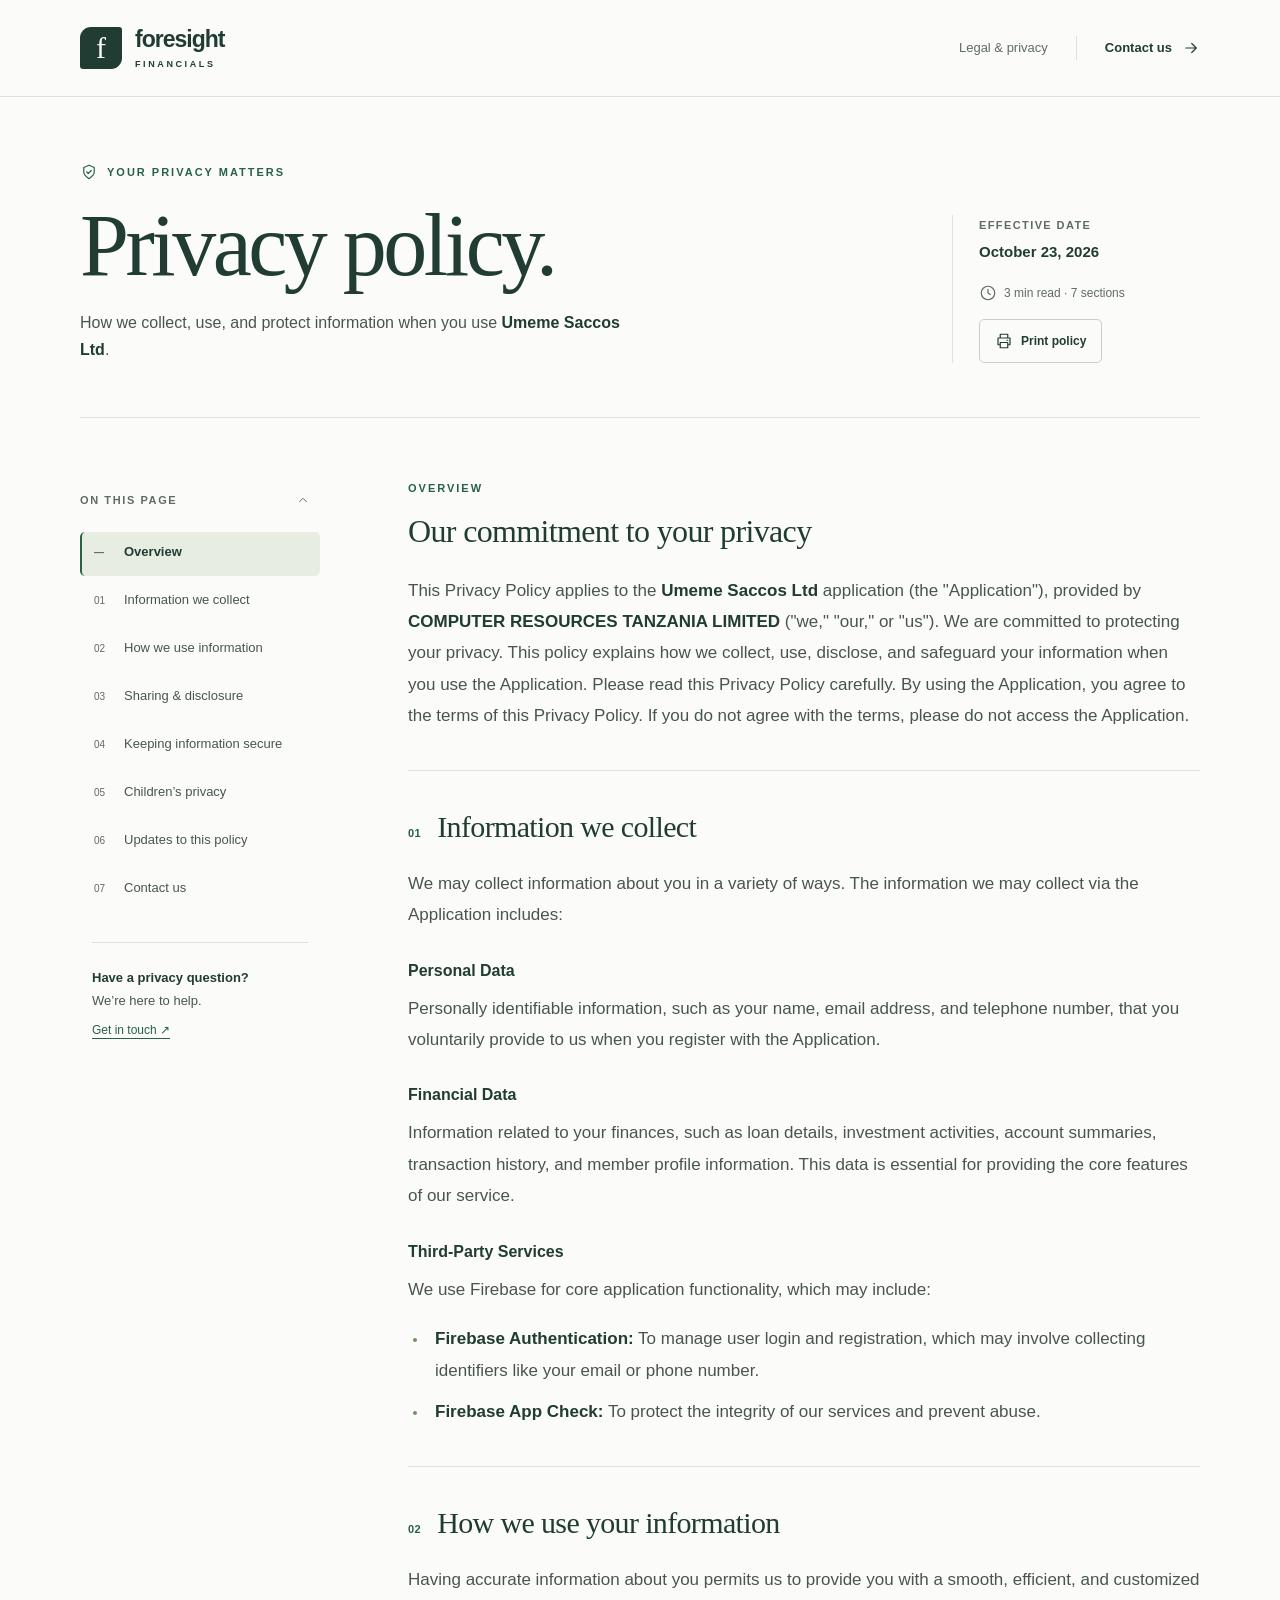
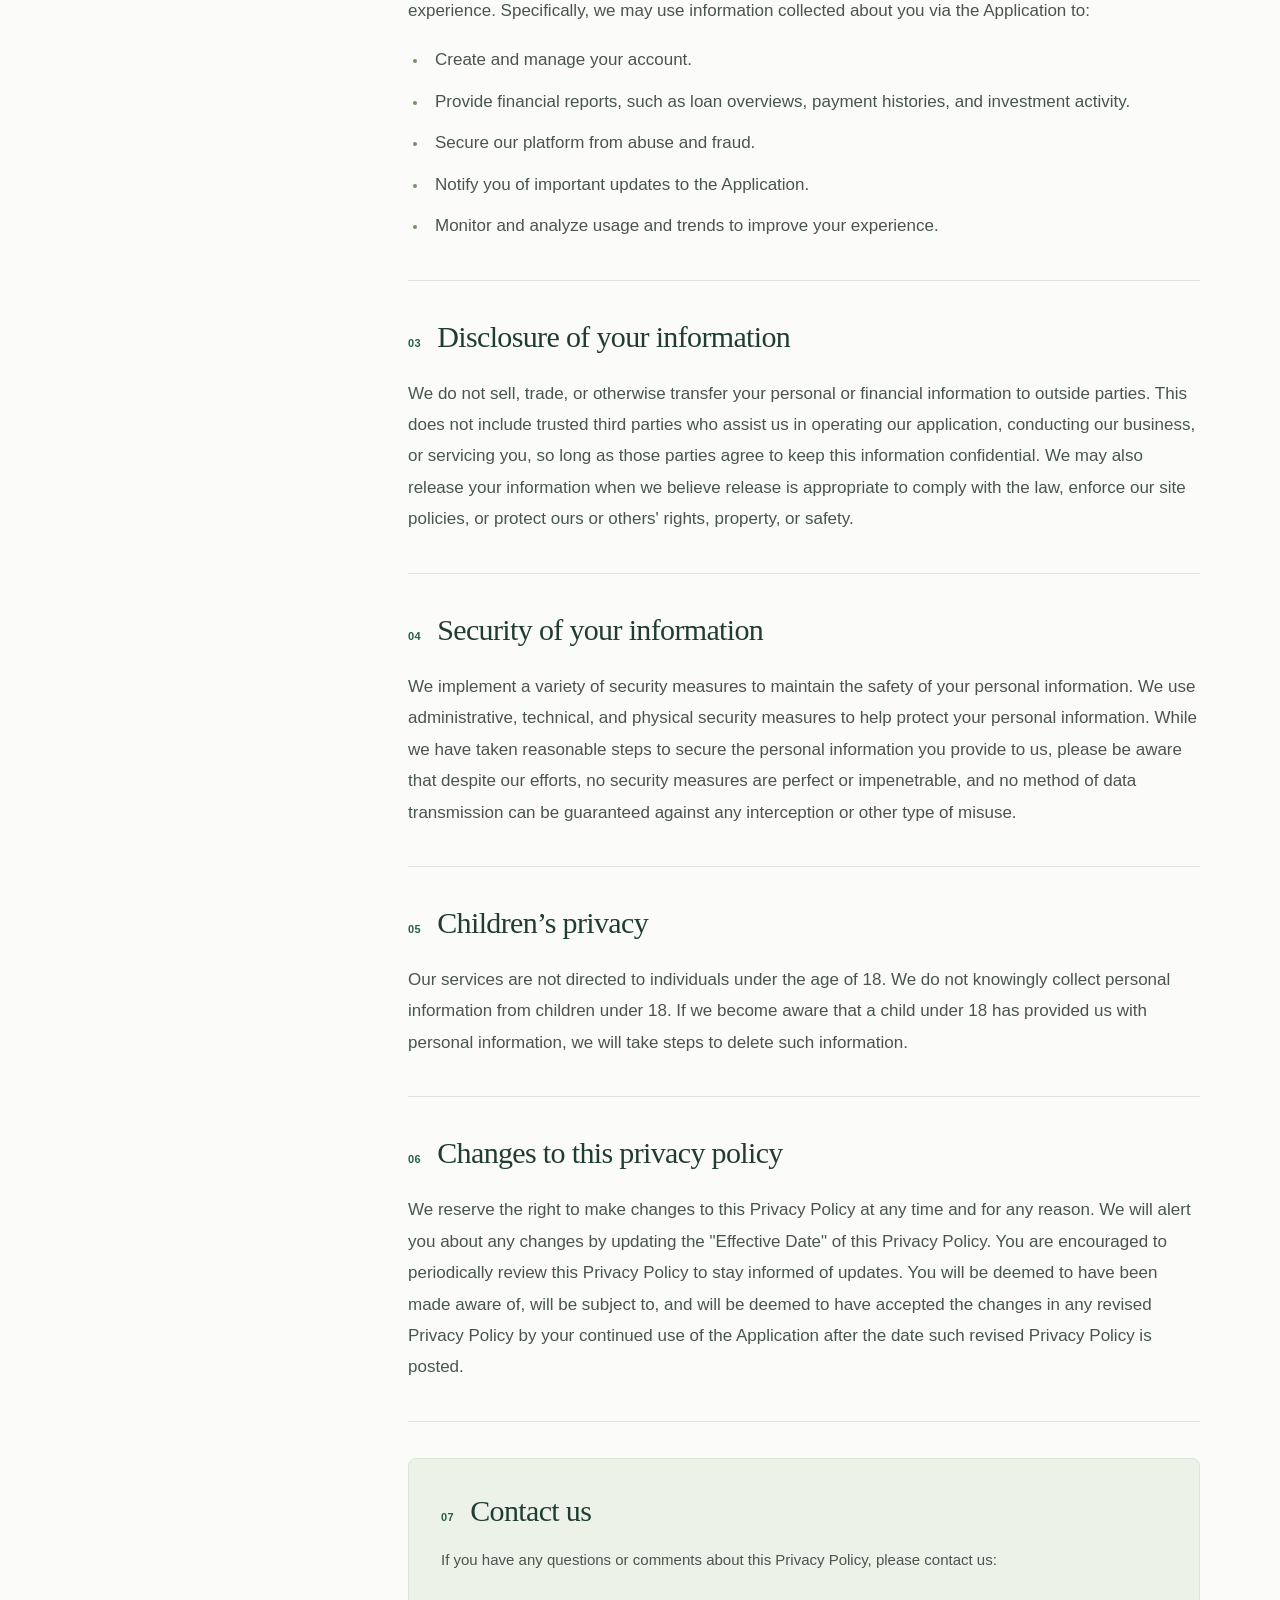
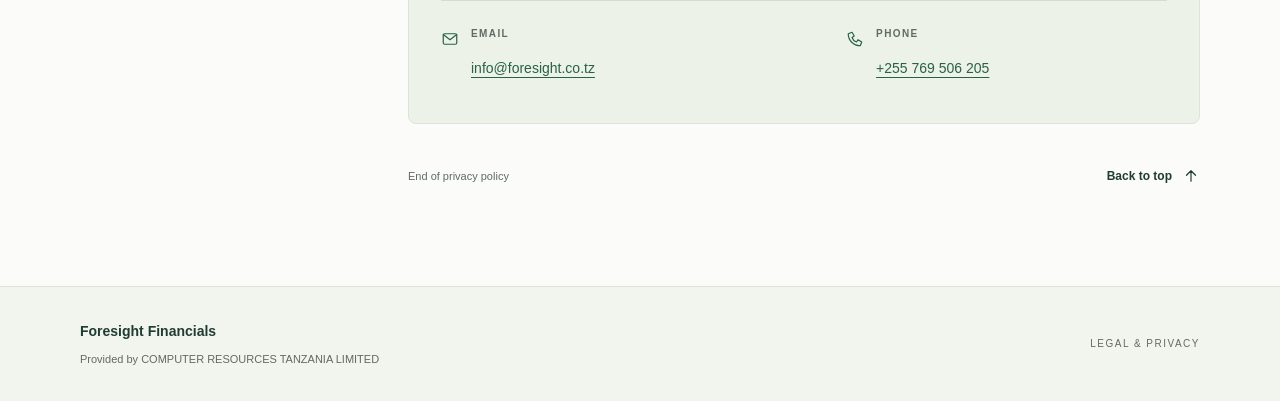
<file: docs/umeme/index.html>
<!DOCTYPE html>
<html lang="en">
<head>
    <meta charset="UTF-8">
    <meta name="viewport" content="width=device-width, initial-scale=1.0">
    <meta name="description" content="Read the privacy policy for Umeme Saccos Ltd, including how personal and financial information is collected, used, shared, and protected.">
    <meta name="theme-color" content="#203c33">
    <title>Privacy Policy | Umeme Saccos Ltd</title>
    <link rel="icon" href="../assets/favicon.svg" type="image/svg+xml">
    <link rel="stylesheet" href="../assets/policy.css">
    <script src="../assets/policy.js" defer></script>
</head>
<body id="top">
    <a class="skip-link" href="#main-content">Skip to policy</a>
    <header class="site-header">
        <div class="wrap header-inner">
            <a class="brand" href="../common/" aria-label="Foresight Financials privacy policy">
                <span class="brand-mark" aria-hidden="true">f</span>
                <span class="brand-name">foresight<small>Financials</small></span>
            </a>
            <div class="header-links">
                <span class="header-label">Legal &amp; privacy</span>
                <a class="text-link" href="#contact">Contact us <svg class="icon" viewBox="0 0 24 24" aria-hidden="true"><path d="M5 12h14m-6-6 6 6-6 6"/></svg></a>
            </div>
        </div>
    </header>

    <main id="main-content" tabindex="-1">
        <div class="wrap">
            <header class="hero" aria-labelledby="policy-title">
                <p class="eyebrow"><svg class="icon" viewBox="0 0 24 24" aria-hidden="true"><path d="m12 3 7 3v6c0 4-7 9-7 9s-7-5-7-9V6z"/><path d="m9 12 2 2 4-4"/></svg> Your privacy matters</p>
                <div class="hero-grid">
                    <div>
                        <h1 id="policy-title">Privacy policy.</h1>
                        <p class="hero-description">How we collect, use, and protect information when you use <span class="application-name">Umeme Saccos Ltd</span>.</p>
                    </div>
                    <div class="policy-meta">
                        <dl>
                            <dt>Effective date</dt>
                            <dd><time datetime="2026-10-23">October 23, 2026</time></dd>
                        </dl>
                        <p class="reading-time"><svg class="icon" viewBox="0 0 24 24" aria-hidden="true"><circle cx="12" cy="12" r="9"/><path d="M12 7v5l3 2"/></svg> 3 min read · 7 sections</p>
                        <button class="print-button" type="button" data-print hidden><svg class="icon" viewBox="0 0 24 24" aria-hidden="true"><path d="M7 8V3h10v5M7 17H4V8h16v9h-3M7 14h10v7H7z"/><path d="M16 11h1"/></svg> Print policy</button>
                    </div>
                </div>
            </header>

            <div class="reading-layout">
                <aside class="sidebar" aria-label="Policy navigation">
                    <details class="contents" open>
                        <summary>On this page <svg class="icon" viewBox="0 0 24 24" aria-hidden="true"><path d="m6 9 6 6 6-6"/></svg></summary>
                        <nav aria-label="Policy sections">
                            <ol>
                        <li><a href="#overview" aria-current="location"><span class="nav-number" aria-hidden="true">—</span><span>Overview</span></a></li>
                        <li><a href="#information-we-collect"><span class="nav-number" aria-hidden="true">01</span><span>Information we collect</span></a></li>
                        <li><a href="#how-we-use-information"><span class="nav-number" aria-hidden="true">02</span><span>How we use information</span></a></li>
                        <li><a href="#disclosure"><span class="nav-number" aria-hidden="true">03</span><span>Sharing & disclosure</span></a></li>
                        <li><a href="#security"><span class="nav-number" aria-hidden="true">04</span><span>Keeping information secure</span></a></li>
                        <li><a href="#children"><span class="nav-number" aria-hidden="true">05</span><span>Children’s privacy</span></a></li>
                        <li><a href="#policy-changes"><span class="nav-number" aria-hidden="true">06</span><span>Updates to this policy</span></a></li>
                        <li><a href="#contact"><span class="nav-number" aria-hidden="true">07</span><span>Contact us</span></a></li>
                            </ol>
                        </nav>
                    </details>
                    <div class="sidebar-note">
                        <p><strong>Have a privacy question?</strong><br>We’re here to help.</p>
                        <a href="#contact">Get in touch <span aria-hidden="true">↗</span></a>
                    </div>
                </aside>

                <article class="policy-document" aria-label="Umeme Saccos Ltd privacy policy">
                    <section class="policy-section overview" id="overview" aria-labelledby="overview-title" tabindex="-1">
                        <p class="eyebrow">Overview</p>
                        <h2 id="overview-title">Our commitment to your privacy</h2>
                        <p>This Privacy Policy applies to the <strong>Umeme Saccos Ltd</strong> application (the "Application"), provided by <strong>COMPUTER RESOURCES TANZANIA LIMITED</strong> ("we," "our," or "us"). We are committed to protecting your privacy. This policy explains how we collect, use, disclose, and safeguard your information when you use the Application. Please read this Privacy Policy carefully. By using the Application, you agree to the terms of this Privacy Policy. If you do not agree with the terms, please do not access the Application.</p>
                    </section>

                <section class="policy-section" id="information-we-collect" aria-labelledby="information-we-collect-title" tabindex="-1">
                    <div class="section-heading">
                        <span class="section-number" aria-hidden="true">01</span>
                        <h2 id="information-we-collect-title">Information we collect</h2>
                    </div>
                    <p>We may collect information about you in a variety of ways. The information we may collect via the Application includes:</p>
                    <h3>Personal Data</h3>
                    <p>Personally identifiable information, such as your name, email address, and telephone number, that you voluntarily provide to us when you register with the Application.</p>
                    <h3>Financial Data</h3>
                    <p>Information related to your finances, such as loan details, investment activities, account summaries, transaction history, and member profile information. This data is essential for providing the core features of our service.</p>
                    <h3>Third-Party Services</h3>
                    <p>We use Firebase for core application functionality, which may include:</p>
                    <ul>
                    <li><strong>Firebase Authentication:</strong> To manage user login and registration, which may involve collecting identifiers like your email or phone number.</li>
                    <li><strong>Firebase App Check:</strong> To protect the integrity of our services and prevent abuse.</li>
                    </ul>
                </section>

                <section class="policy-section" id="how-we-use-information" aria-labelledby="how-we-use-information-title" tabindex="-1">
                    <div class="section-heading">
                        <span class="section-number" aria-hidden="true">02</span>
                        <h2 id="how-we-use-information-title">How we use your information</h2>
                    </div>
                    <p>Having accurate information about you permits us to provide you with a smooth, efficient, and customized experience. Specifically, we may use information collected about you via the Application to:</p>
                    <ul>
                    <li>Create and manage your account.</li>
                    <li>Provide financial reports, such as loan overviews, payment histories, and investment activity.</li>
                    <li>Secure our platform from abuse and fraud.</li>
                    <li>Notify you of important updates to the Application.</li>
                    <li>Monitor and analyze usage and trends to improve your experience.</li>
                    </ul>
                </section>

                <section class="policy-section" id="disclosure" aria-labelledby="disclosure-title" tabindex="-1">
                    <div class="section-heading">
                        <span class="section-number" aria-hidden="true">03</span>
                        <h2 id="disclosure-title">Disclosure of your information</h2>
                    </div>
                    <p>We do not sell, trade, or otherwise transfer your personal or financial information to outside parties. This does not include trusted third parties who assist us in operating our application, conducting our business, or servicing you, so long as those parties agree to keep this information confidential. We may also release your information when we believe release is appropriate to comply with the law, enforce our site policies, or protect ours or others' rights, property, or safety.</p>
                </section>

                <section class="policy-section" id="security" aria-labelledby="security-title" tabindex="-1">
                    <div class="section-heading">
                        <span class="section-number" aria-hidden="true">04</span>
                        <h2 id="security-title">Security of your information</h2>
                    </div>
                    <p>We implement a variety of security measures to maintain the safety of your personal information. We use administrative, technical, and physical security measures to help protect your personal information. While we have taken reasonable steps to secure the personal information you provide to us, please be aware that despite our efforts, no security measures are perfect or impenetrable, and no method of data transmission can be guaranteed against any interception or other type of misuse.</p>
                </section>

                <section class="policy-section" id="children" aria-labelledby="children-title" tabindex="-1">
                    <div class="section-heading">
                        <span class="section-number" aria-hidden="true">05</span>
                        <h2 id="children-title">Children’s privacy</h2>
                    </div>
                    <p>Our services are not directed to individuals under the age of 18. We do not knowingly collect personal information from children under 18. If we become aware that a child under 18 has provided us with personal information, we will take steps to delete such information.</p>
                </section>

                <section class="policy-section" id="policy-changes" aria-labelledby="policy-changes-title" tabindex="-1">
                    <div class="section-heading">
                        <span class="section-number" aria-hidden="true">06</span>
                        <h2 id="policy-changes-title">Changes to this privacy policy</h2>
                    </div>
                    <p>We reserve the right to make changes to this Privacy Policy at any time and for any reason. We will alert you about any changes by updating the "Effective Date" of this Privacy Policy. You are encouraged to periodically review this Privacy Policy to stay informed of updates. You will be deemed to have been made aware of, will be subject to, and will be deemed to have accepted the changes in any revised Privacy Policy by your continued use of the Application after the date such revised Privacy Policy is posted.</p>
                </section>

                <section class="policy-section contact-section" id="contact" aria-labelledby="contact-title" tabindex="-1">
                    <div class="section-heading">
                        <span class="section-number" aria-hidden="true">07</span>
                        <h2 id="contact-title">Contact us</h2>
                    </div>
                    <p>If you have any questions or comments about this Privacy Policy, please contact us:</p>
                    <div class="contact-info">
                        <div class="contact-method">
                            <svg class="icon" viewBox="0 0 24 24" aria-hidden="true"><rect x="3" y="5" width="18" height="14" rx="2"/><path d="m3 6 9 7 9-7"/></svg>
                            <dl><dt>Email</dt><dd><a href="mailto:info@foresight.co.tz">info@foresight.co.tz</a></dd></dl>
                        </div>
                        <div class="contact-method">
                            <svg class="icon" viewBox="0 0 24 24" aria-hidden="true"><path d="m8 3 3 5-3 2c1 3 3 5 6 6l2-3 5 3-2 5C10 21 3 14 3 5z"/></svg>
                            <dl><dt>Phone</dt><dd><a href="tel:+255769506205">+255 769 506 205</a></dd></dl>
                        </div>
                    </div>
                </section>

                    <div class="document-end">
                        <span>End of privacy policy</span>
                        <a class="text-link" href="#top">Back to top <svg class="icon" viewBox="0 0 24 24" aria-hidden="true"><path d="M12 19V5m-6 6 6-6 6 6"/></svg></a>
                    </div>
                </article>
            </div>
        </div>
    </main>

    <footer class="site-footer">
        <div class="wrap footer-inner">
            <div>
                <p class="footer-brand">Foresight Financials</p>
                <p class="footer-note">Provided by COMPUTER RESOURCES TANZANIA LIMITED</p>
            </div>
            <p class="footer-label">Legal &amp; privacy</p>
        </div>
    </footer>
</body>
</html>
</file>
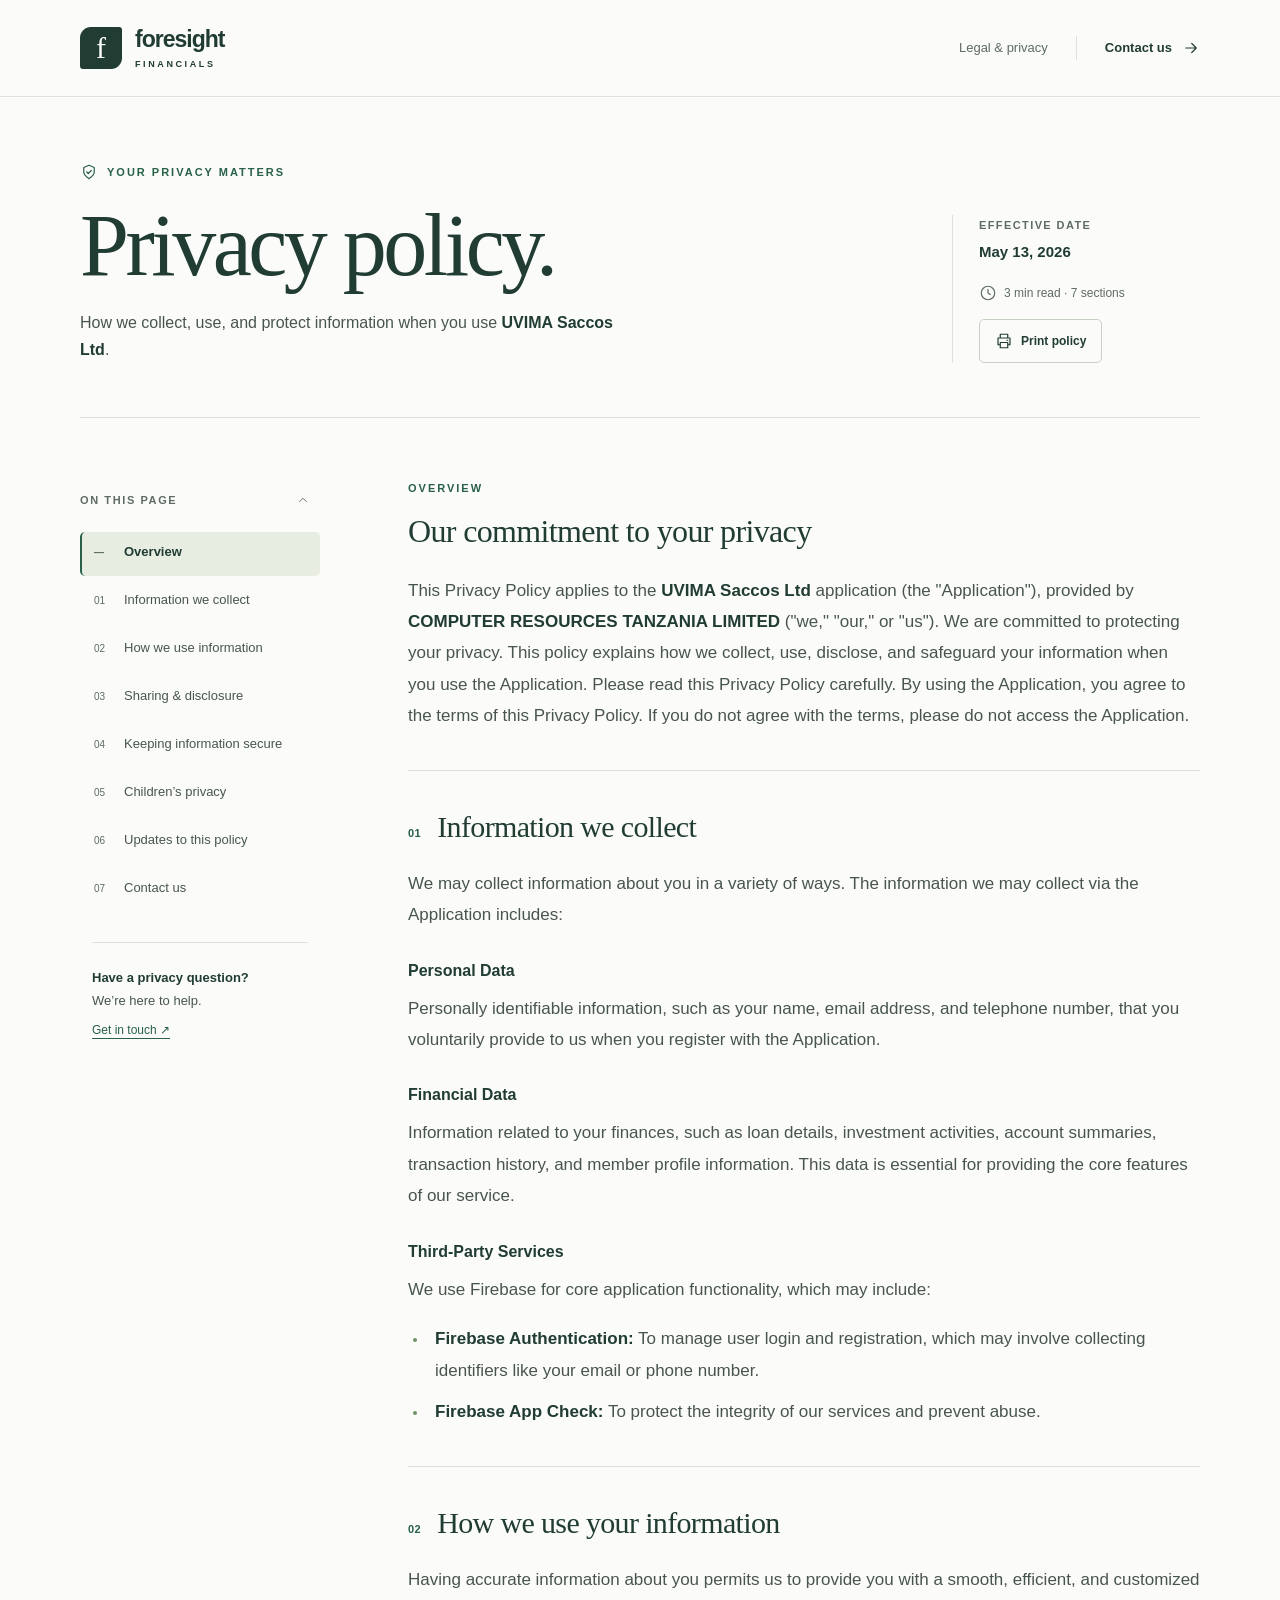
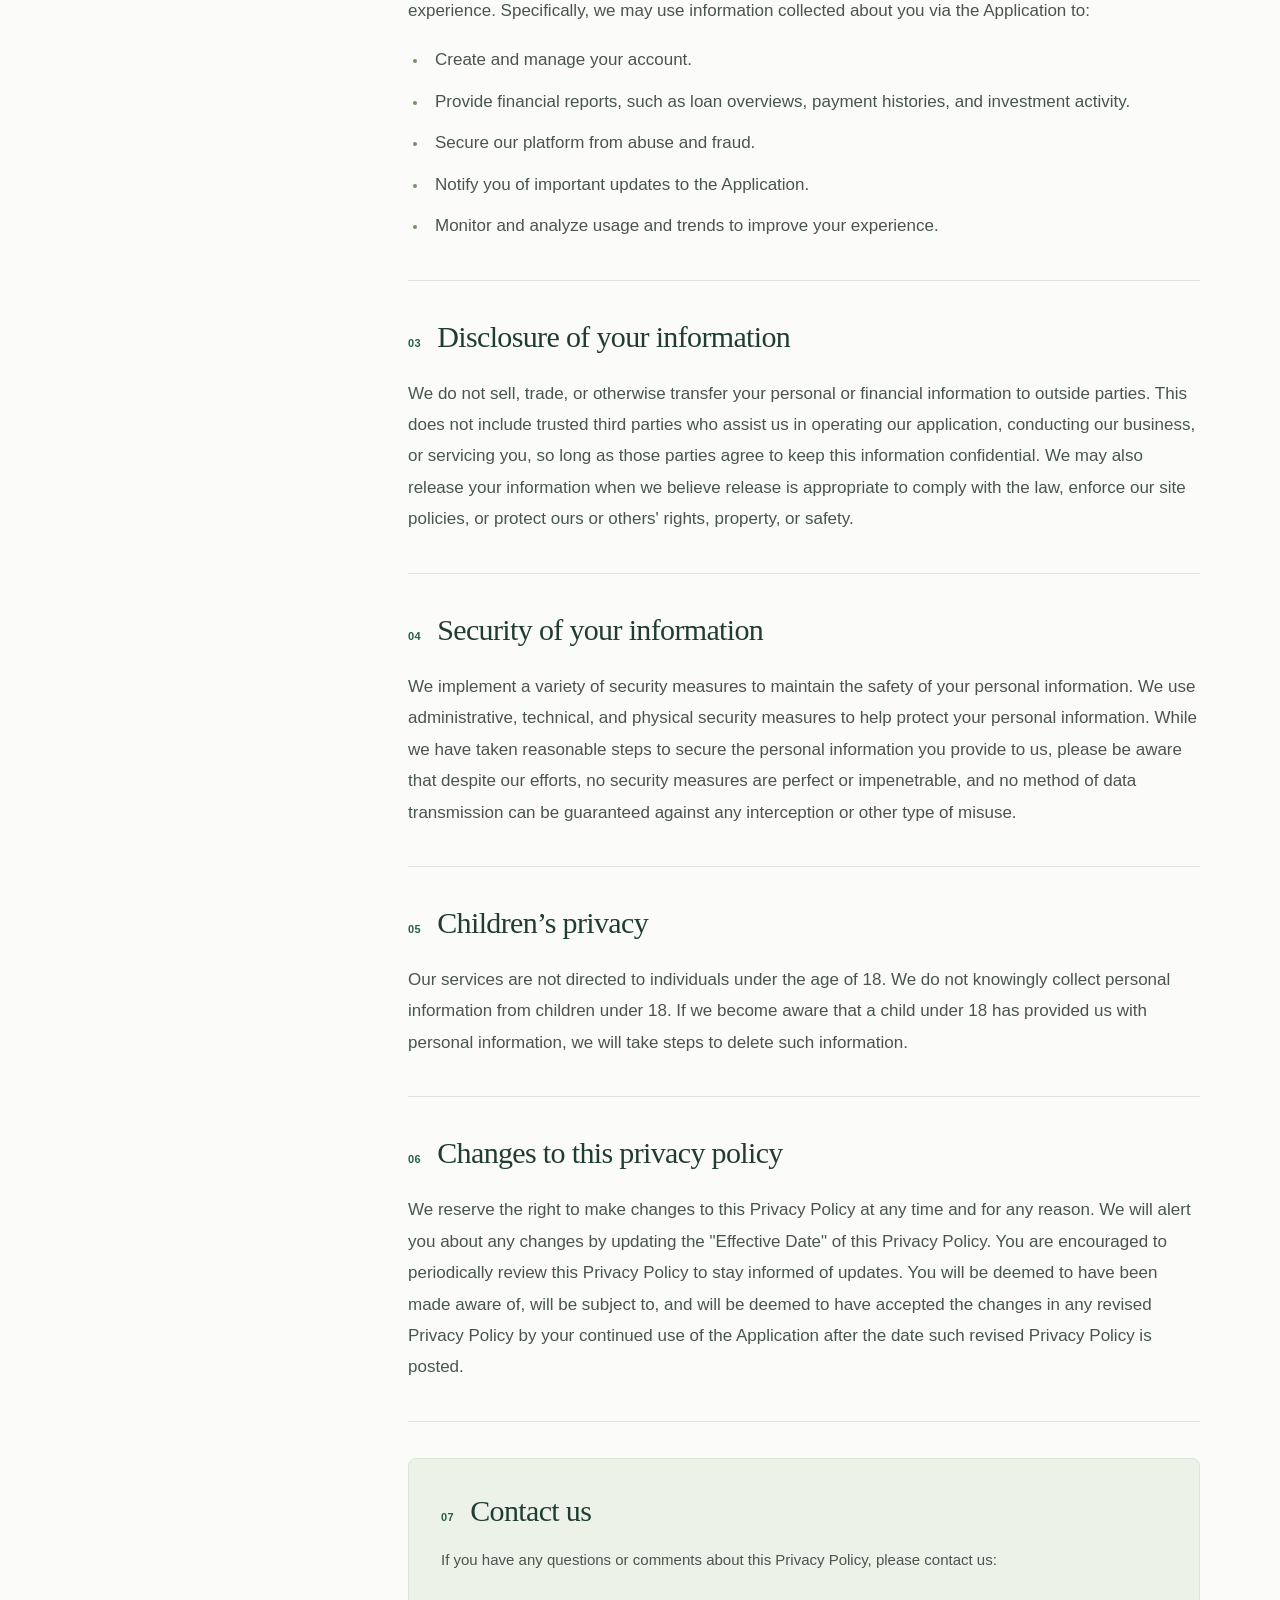
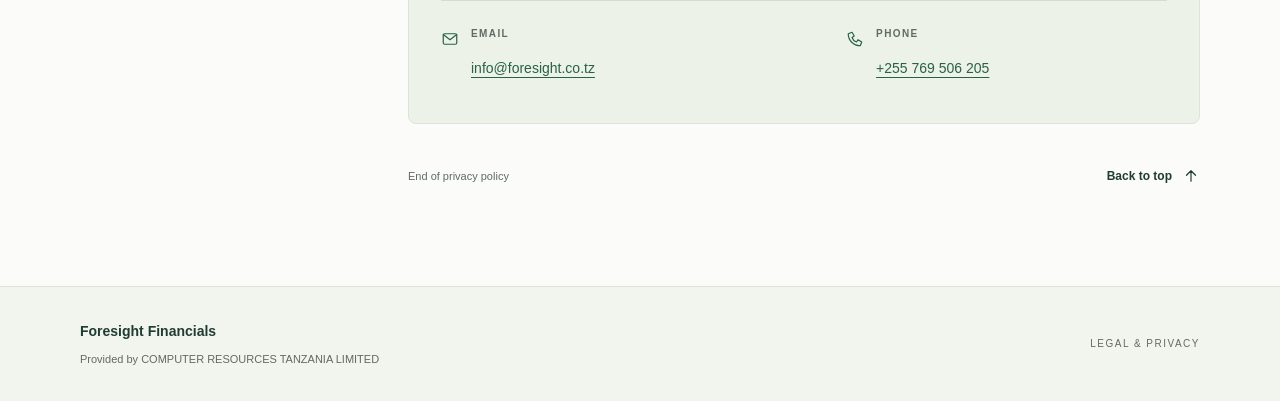
<file: docs/uvima/index.html>
<!DOCTYPE html>
<html lang="en">
<head>
    <meta charset="UTF-8">
    <meta name="viewport" content="width=device-width, initial-scale=1.0">
    <meta name="description" content="Read the privacy policy for UVIMA Saccos Ltd, including how personal and financial information is collected, used, shared, and protected.">
    <meta name="theme-color" content="#203c33">
    <title>Privacy Policy | UVIMA Saccos Ltd</title>
    <link rel="icon" href="../assets/favicon.svg" type="image/svg+xml">
    <link rel="stylesheet" href="../assets/policy.css">
    <script src="../assets/policy.js" defer></script>
</head>
<body id="top">
    <a class="skip-link" href="#main-content">Skip to policy</a>
    <header class="site-header">
        <div class="wrap header-inner">
            <a class="brand" href="../common/" aria-label="Foresight Financials privacy policy">
                <span class="brand-mark" aria-hidden="true">f</span>
                <span class="brand-name">foresight<small>Financials</small></span>
            </a>
            <div class="header-links">
                <span class="header-label">Legal &amp; privacy</span>
                <a class="text-link" href="#contact">Contact us <svg class="icon" viewBox="0 0 24 24" aria-hidden="true"><path d="M5 12h14m-6-6 6 6-6 6"/></svg></a>
            </div>
        </div>
    </header>

    <main id="main-content" tabindex="-1">
        <div class="wrap">
            <header class="hero" aria-labelledby="policy-title">
                <p class="eyebrow"><svg class="icon" viewBox="0 0 24 24" aria-hidden="true"><path d="m12 3 7 3v6c0 4-7 9-7 9s-7-5-7-9V6z"/><path d="m9 12 2 2 4-4"/></svg> Your privacy matters</p>
                <div class="hero-grid">
                    <div>
                        <h1 id="policy-title">Privacy policy.</h1>
                        <p class="hero-description">How we collect, use, and protect information when you use <span class="application-name">UVIMA Saccos Ltd</span>.</p>
                    </div>
                    <div class="policy-meta">
                        <dl>
                            <dt>Effective date</dt>
                            <dd><time datetime="2026-05-13">May 13, 2026</time></dd>
                        </dl>
                        <p class="reading-time"><svg class="icon" viewBox="0 0 24 24" aria-hidden="true"><circle cx="12" cy="12" r="9"/><path d="M12 7v5l3 2"/></svg> 3 min read · 7 sections</p>
                        <button class="print-button" type="button" data-print hidden><svg class="icon" viewBox="0 0 24 24" aria-hidden="true"><path d="M7 8V3h10v5M7 17H4V8h16v9h-3M7 14h10v7H7z"/><path d="M16 11h1"/></svg> Print policy</button>
                    </div>
                </div>
            </header>

            <div class="reading-layout">
                <aside class="sidebar" aria-label="Policy navigation">
                    <details class="contents" open>
                        <summary>On this page <svg class="icon" viewBox="0 0 24 24" aria-hidden="true"><path d="m6 9 6 6 6-6"/></svg></summary>
                        <nav aria-label="Policy sections">
                            <ol>
                        <li><a href="#overview" aria-current="location"><span class="nav-number" aria-hidden="true">—</span><span>Overview</span></a></li>
                        <li><a href="#information-we-collect"><span class="nav-number" aria-hidden="true">01</span><span>Information we collect</span></a></li>
                        <li><a href="#how-we-use-information"><span class="nav-number" aria-hidden="true">02</span><span>How we use information</span></a></li>
                        <li><a href="#disclosure"><span class="nav-number" aria-hidden="true">03</span><span>Sharing & disclosure</span></a></li>
                        <li><a href="#security"><span class="nav-number" aria-hidden="true">04</span><span>Keeping information secure</span></a></li>
                        <li><a href="#children"><span class="nav-number" aria-hidden="true">05</span><span>Children’s privacy</span></a></li>
                        <li><a href="#policy-changes"><span class="nav-number" aria-hidden="true">06</span><span>Updates to this policy</span></a></li>
                        <li><a href="#contact"><span class="nav-number" aria-hidden="true">07</span><span>Contact us</span></a></li>
                            </ol>
                        </nav>
                    </details>
                    <div class="sidebar-note">
                        <p><strong>Have a privacy question?</strong><br>We’re here to help.</p>
                        <a href="#contact">Get in touch <span aria-hidden="true">↗</span></a>
                    </div>
                </aside>

                <article class="policy-document" aria-label="UVIMA Saccos Ltd privacy policy">
                    <section class="policy-section overview" id="overview" aria-labelledby="overview-title" tabindex="-1">
                        <p class="eyebrow">Overview</p>
                        <h2 id="overview-title">Our commitment to your privacy</h2>
                        <p>This Privacy Policy applies to the <strong>UVIMA Saccos Ltd</strong> application (the "Application"), provided by <strong>COMPUTER RESOURCES TANZANIA LIMITED</strong> ("we," "our," or "us"). We are committed to protecting your privacy. This policy explains how we collect, use, disclose, and safeguard your information when you use the Application. Please read this Privacy Policy carefully. By using the Application, you agree to the terms of this Privacy Policy. If you do not agree with the terms, please do not access the Application.</p>
                    </section>

                <section class="policy-section" id="information-we-collect" aria-labelledby="information-we-collect-title" tabindex="-1">
                    <div class="section-heading">
                        <span class="section-number" aria-hidden="true">01</span>
                        <h2 id="information-we-collect-title">Information we collect</h2>
                    </div>
                    <p>We may collect information about you in a variety of ways. The information we may collect via the Application includes:</p>
                    <h3>Personal Data</h3>
                    <p>Personally identifiable information, such as your name, email address, and telephone number, that you voluntarily provide to us when you register with the Application.</p>
                    <h3>Financial Data</h3>
                    <p>Information related to your finances, such as loan details, investment activities, account summaries, transaction history, and member profile information. This data is essential for providing the core features of our service.</p>
                    <h3>Third-Party Services</h3>
                    <p>We use Firebase for core application functionality, which may include:</p>
                    <ul>
                    <li><strong>Firebase Authentication:</strong> To manage user login and registration, which may involve collecting identifiers like your email or phone number.</li>
                    <li><strong>Firebase App Check:</strong> To protect the integrity of our services and prevent abuse.</li>
                    </ul>
                </section>

                <section class="policy-section" id="how-we-use-information" aria-labelledby="how-we-use-information-title" tabindex="-1">
                    <div class="section-heading">
                        <span class="section-number" aria-hidden="true">02</span>
                        <h2 id="how-we-use-information-title">How we use your information</h2>
                    </div>
                    <p>Having accurate information about you permits us to provide you with a smooth, efficient, and customized experience. Specifically, we may use information collected about you via the Application to:</p>
                    <ul>
                    <li>Create and manage your account.</li>
                    <li>Provide financial reports, such as loan overviews, payment histories, and investment activity.</li>
                    <li>Secure our platform from abuse and fraud.</li>
                    <li>Notify you of important updates to the Application.</li>
                    <li>Monitor and analyze usage and trends to improve your experience.</li>
                    </ul>
                </section>

                <section class="policy-section" id="disclosure" aria-labelledby="disclosure-title" tabindex="-1">
                    <div class="section-heading">
                        <span class="section-number" aria-hidden="true">03</span>
                        <h2 id="disclosure-title">Disclosure of your information</h2>
                    </div>
                    <p>We do not sell, trade, or otherwise transfer your personal or financial information to outside parties. This does not include trusted third parties who assist us in operating our application, conducting our business, or servicing you, so long as those parties agree to keep this information confidential. We may also release your information when we believe release is appropriate to comply with the law, enforce our site policies, or protect ours or others' rights, property, or safety.</p>
                </section>

                <section class="policy-section" id="security" aria-labelledby="security-title" tabindex="-1">
                    <div class="section-heading">
                        <span class="section-number" aria-hidden="true">04</span>
                        <h2 id="security-title">Security of your information</h2>
                    </div>
                    <p>We implement a variety of security measures to maintain the safety of your personal information. We use administrative, technical, and physical security measures to help protect your personal information. While we have taken reasonable steps to secure the personal information you provide to us, please be aware that despite our efforts, no security measures are perfect or impenetrable, and no method of data transmission can be guaranteed against any interception or other type of misuse.</p>
                </section>

                <section class="policy-section" id="children" aria-labelledby="children-title" tabindex="-1">
                    <div class="section-heading">
                        <span class="section-number" aria-hidden="true">05</span>
                        <h2 id="children-title">Children’s privacy</h2>
                    </div>
                    <p>Our services are not directed to individuals under the age of 18. We do not knowingly collect personal information from children under 18. If we become aware that a child under 18 has provided us with personal information, we will take steps to delete such information.</p>
                </section>

                <section class="policy-section" id="policy-changes" aria-labelledby="policy-changes-title" tabindex="-1">
                    <div class="section-heading">
                        <span class="section-number" aria-hidden="true">06</span>
                        <h2 id="policy-changes-title">Changes to this privacy policy</h2>
                    </div>
                    <p>We reserve the right to make changes to this Privacy Policy at any time and for any reason. We will alert you about any changes by updating the "Effective Date" of this Privacy Policy. You are encouraged to periodically review this Privacy Policy to stay informed of updates. You will be deemed to have been made aware of, will be subject to, and will be deemed to have accepted the changes in any revised Privacy Policy by your continued use of the Application after the date such revised Privacy Policy is posted.</p>
                </section>

                <section class="policy-section contact-section" id="contact" aria-labelledby="contact-title" tabindex="-1">
                    <div class="section-heading">
                        <span class="section-number" aria-hidden="true">07</span>
                        <h2 id="contact-title">Contact us</h2>
                    </div>
                    <p>If you have any questions or comments about this Privacy Policy, please contact us:</p>
                    <div class="contact-info">
                        <div class="contact-method">
                            <svg class="icon" viewBox="0 0 24 24" aria-hidden="true"><rect x="3" y="5" width="18" height="14" rx="2"/><path d="m3 6 9 7 9-7"/></svg>
                            <dl><dt>Email</dt><dd><a href="mailto:info@foresight.co.tz">info@foresight.co.tz</a></dd></dl>
                        </div>
                        <div class="contact-method">
                            <svg class="icon" viewBox="0 0 24 24" aria-hidden="true"><path d="m8 3 3 5-3 2c1 3 3 5 6 6l2-3 5 3-2 5C10 21 3 14 3 5z"/></svg>
                            <dl><dt>Phone</dt><dd><a href="tel:+255769506205">+255 769 506 205</a></dd></dl>
                        </div>
                    </div>
                </section>

                    <div class="document-end">
                        <span>End of privacy policy</span>
                        <a class="text-link" href="#top">Back to top <svg class="icon" viewBox="0 0 24 24" aria-hidden="true"><path d="M12 19V5m-6 6 6-6 6 6"/></svg></a>
                    </div>
                </article>
            </div>
        </div>
    </main>

    <footer class="site-footer">
        <div class="wrap footer-inner">
            <div>
                <p class="footer-brand">Foresight Financials</p>
                <p class="footer-note">Provided by COMPUTER RESOURCES TANZANIA LIMITED</p>
            </div>
            <p class="footer-label">Legal &amp; privacy</p>
        </div>
    </footer>
</body>
</html>
</file>
<file: docs/assets/policy.css>
:root {
    color-scheme: light;
    --paper: #fbfcf9;
    --ink: #203c33;
    --body: #48554e;
    --muted: #5f6b63;
    --green: #286048;
    --tint: #edf2e9;
    --line: #dce3d9;
    --serif: Georgia, "Times New Roman", serif;
    --sans: -apple-system, BlinkMacSystemFont, "Segoe UI", Roboto, "Helvetica Neue", Arial, sans-serif;
}

*, *::before, *::after { box-sizing: border-box; }
html { scroll-behavior: smooth; scroll-padding-top: 32px; }
body { margin: 0; background: var(--paper); color: var(--body); font: 17px/1.85 var(--sans); -webkit-font-smoothing: antialiased; }
::selection { background: #d9e8ce; color: var(--ink); }
[hidden] { display: none !important; }
a { color: var(--green); text-underline-offset: 4px; text-decoration-thickness: 1px; }
a:hover { text-decoration-thickness: 2px; }
button, summary { font: inherit; }
button, a, summary { -webkit-tap-highlight-color: transparent; }
:focus-visible { outline: 3px solid var(--green); outline-offset: 5px; border-radius: 3px; }
.wrap { width: min(1120px, calc(100% - 96px)); margin-inline: auto; }
.skip-link { position: fixed; top: 12px; left: 16px; z-index: 10; padding: 10px 18px; background: var(--ink); color: white; transform: translateY(-160%); }
.skip-link:focus { transform: translateY(0); }
.site-header { border-bottom: 1px solid var(--line); }
.header-inner { min-height: 96px; display: flex; align-items: center; justify-content: space-between; gap: 24px; }
.brand { display: inline-flex; align-items: center; gap: 13px; color: var(--ink); text-decoration: none; }
.brand-mark { display: grid; place-items: center; width: 42px; height: 42px; background: var(--ink); color: var(--paper); border-radius: 11px 3px 11px 3px; font: 30px/1 var(--serif); }
.brand-name { font-size: 23px; font-weight: 650; letter-spacing: -1px; line-height: 1.2; }
.brand-name small { display: block; margin-top: 5px; font-size: 9px; font-weight: 600; letter-spacing: 2.6px; text-transform: uppercase; }
.header-links { display: flex; gap: 28px; align-items: center; font-size: 13px; }
.header-label { color: var(--muted); border-right: 1px solid var(--line); padding-right: 28px; }
.text-link { display: inline-flex; align-items: center; gap: 10px; min-height: 44px; color: var(--ink); text-decoration: none; font-weight: 600; }
.text-link:hover { text-decoration: underline; }
.icon { display: inline-block; width: 18px; height: 18px; flex-shrink: 0; fill: none; stroke: currentColor; stroke-width: 1.6; stroke-linecap: round; stroke-linejoin: round; }
.hero { padding-block: 66px 54px; border-bottom: 1px solid var(--line); }
.eyebrow { margin: 0; color: var(--green); font-size: 11px; line-height: 1.5; font-weight: 650; letter-spacing: 2px; text-transform: uppercase; }
.hero .eyebrow { display: flex; align-items: center; gap: 9px; }
.hero-grid { display: grid; grid-template-columns: minmax(0, 1fr) 248px; gap: 64px; align-items: end; }
h1 { margin: 17px 0 16px; color: var(--ink); font: 400 clamp(48px, 7vw, 88px)/1.08 var(--serif); letter-spacing: -3.5px; }
.hero-description { margin: 0; max-width: 540px; font-size: 16px; line-height: 1.7; }
.application-name { color: var(--ink); font-weight: 600; }
.policy-meta { padding-left: 26px; border-left: 1px solid var(--line); }
.policy-meta dl { margin: 0 0 16px; }
.policy-meta dt { color: var(--muted); font-size: 11px; font-weight: 600; letter-spacing: 1.4px; text-transform: uppercase; }
.policy-meta dd { margin: 3px 0 8px; color: var(--ink); font-size: 15px; font-weight: 550; }
.reading-time { margin: 0; display: flex; align-items: center; gap: 7px; color: var(--muted); font-size: 12px; }
.print-button { display: inline-flex; align-items: center; gap: 8px; min-height: 44px; margin-top: 15px; padding: 8px 15px; border: 1px solid #c6d1c1; border-radius: 5px; background: transparent; color: var(--ink); font-size: 12px; font-weight: 600; cursor: pointer; transition: background .15s; }
.print-button:hover { background: var(--tint); }
.reading-layout { display: grid; grid-template-columns: 248px minmax(0, 1fr); column-gap: 80px; align-items: start; padding-block: 56px 88px; }
.sidebar { position: sticky; top: 32px; max-height: calc(100vh - 64px); overflow-y: auto; scrollbar-width: thin; padding: 4px 8px 8px 0; }
.contents summary { display: flex; align-items: center; justify-content: space-between; gap: 10px; min-height: 44px; padding: 0 10px 0 0; color: var(--muted); font-size: 11px; font-weight: 650; letter-spacing: 1.6px; text-transform: uppercase; list-style: none; cursor: pointer; }
.contents summary::-webkit-details-marker { display: none; }
.contents summary .icon { width: 14px; height: 14px; transition: transform .15s; }
.contents[open] summary .icon { transform: rotate(180deg); }
.contents ol { margin: 10px 0 0; padding: 0; list-style: none; }
.contents li + li { margin-top: 4px; }
.contents a { display: flex; gap: 12px; align-items: baseline; min-height: 44px; padding: 10px 12px; border-radius: 5px; color: var(--body); font-size: 13px; line-height: 1.5; text-decoration: none; border-left: 2px solid transparent; }
.contents a:hover { background: #f0f3ed; color: var(--ink); }
.contents a[aria-current="location"] { color: var(--ink); background: #e7eee1; border-left-color: var(--green); font-weight: 600; }
.nav-number { flex: 0 0 18px; color: var(--muted); font-size: 10px; font-variant-numeric: tabular-nums; }
.sidebar-note { margin: 30px 12px 0; padding-top: 24px; border-top: 1px solid var(--line); font-size: 13px; line-height: 1.7; }
.sidebar-note p { margin: 0 0 7px; }
.sidebar-note strong { font-weight: 600; color: var(--ink); }
.sidebar-note a { font-size: 12px; }
.policy-document { min-width: 0; }
.policy-section { padding-block: 36px 38px; border-bottom: 1px solid var(--line); scroll-margin-top: 32px; }
.policy-section:first-child { padding-top: 0; }
.policy-section:last-child { border-bottom: 0; padding-bottom: 0; }
.section-heading { display: flex; align-items: baseline; gap: 16px; margin: 0 0 22px; }
.section-number { flex: 0 0 auto; color: var(--green); font-size: 11px; font-weight: 600; font-variant-numeric: tabular-nums; letter-spacing: .5px; }
h2 { margin: 0; color: var(--ink); font: 400 30px/1.3 var(--serif); letter-spacing: -.65px; text-wrap: pretty; }
.overview .eyebrow { margin: 6px 0 14px; }
.overview h2 { margin-bottom: 22px; font-size: 32px; }
.policy-section p { margin: 0 0 18px; }
.policy-section p:last-child { margin-bottom: 0; }
.policy-section strong { font-weight: 600; color: var(--ink); }
h3 { margin: 28px 0 10px; color: var(--ink); font-size: 16px; line-height: 1.5; font-weight: 650; }
.policy-section ul { margin: 18px 0 0; padding-left: 20px; }
.policy-section li { padding-left: 7px; }
.policy-section li + li { margin-top: 10px; }
.policy-section li::marker { color: #729365; font-size: .75em; }
.contact-section { margin-top: 36px; padding: 32px !important; background: var(--tint); border: 1px solid var(--line) !important; border-radius: 8px; }
.contact-section .section-heading { margin-bottom: 16px; }
.contact-section > p { font-size: 15px; }
.contact-info { display: grid; grid-template-columns: minmax(0, 1.2fr) minmax(0, 1fr); gap: 20px; margin-top: 26px; padding-top: 24px; border-top: 1px solid #d3ddce; }
.contact-method { display: flex; gap: 12px; align-items: flex-start; min-width: 0; }
.contact-method > .icon { margin-top: 5px; color: var(--green); }
.contact-method dl { margin: 0; }
.contact-method dt { font-size: 10px; color: var(--muted); font-weight: 600; text-transform: uppercase; letter-spacing: 1.4px; }
.contact-method dd { margin: 4px 0 0; font-size: 14px; }
.contact-method a { display: inline-flex; align-items: center; min-height: 44px; overflow-wrap: anywhere; }
.document-end { display: flex; justify-content: space-between; align-items: center; gap: 24px; margin-top: 30px; font-size: 11px; color: var(--muted); }
.document-end .text-link { font-size: 12px; }
.site-footer { border-top: 1px solid var(--line); background: #f2f4ee; }
.footer-inner { display: flex; justify-content: space-between; align-items: center; gap: 40px; padding-block: 32px; }
.footer-brand { margin: 0; color: var(--ink); font-size: 14px; font-weight: 600; }
.footer-note { margin: 4px 0 0; font-size: 11px; color: var(--muted); }
.footer-label { margin: 0; color: var(--muted); font-size: 10px; letter-spacing: 1.5px; text-transform: uppercase; }

@media (min-width: 1600px) {
    .wrap { width: min(1200px, calc(100% - 128px)); }
    .reading-layout { column-gap: 104px; }
    .policy-document { max-width: 760px; }
}

@media (max-width: 1000px) {
    .wrap { width: calc(100% - 64px); }
    .reading-layout { grid-template-columns: 220px minmax(0, 1fr); gap: 40px; }
    .hero-grid { grid-template-columns: minmax(0, 1fr) 220px; gap: 40px; }
    .contact-info { grid-template-columns: 1fr; gap: 16px; }
}

@media (max-width: 760px) {
    html { scroll-padding-top: 24px; }
    .wrap { width: calc(100% - 48px); }
    .header-inner { min-height: 80px; gap: 16px; }
    .header-label { display: none; }
    .brand-name { font-size: 21px; }
    .brand-mark { width: 38px; height: 38px; font-size: 28px; }
    .header-links { font-size: 12px; }
    .hero { padding-block: 40px 32px; }
    .hero-grid { grid-template-columns: 1fr; gap: 28px; }
    h1 { margin: 15px 0; font-size: clamp(48px, 10vw, 68px); letter-spacing: -2px; }
    .hero-description { font-size: 15px; max-width: 440px; }
    .policy-meta { display: grid; grid-template-columns: minmax(0, 1fr) auto; gap: 10px 16px; align-items: center; padding: 22px 0 0; border-left: 0; border-top: 1px solid var(--line); }
    .policy-meta dl { margin: 0; }
    .policy-meta dd { margin: 3px 0 0; font-size: 14px; }
    .reading-time { grid-column: 1; }
    .print-button { grid-column: 2; grid-row: 1 / 3; margin: 0; }
    .reading-layout { display: block; padding-block: 24px 48px; }
    .sidebar { position: static; max-height: none; overflow: visible; padding: 0; margin-bottom: 36px; }
    .contents { padding: 0 16px; border: 1px solid var(--line); border-radius: 6px; background: #f1f4ed; }
    .contents summary { min-height: 54px; padding: 0; color: var(--ink); }
    .contents ol { margin: 0 -4px 12px; }
    .sidebar-note { display: none; }
    .overview .eyebrow { margin-top: 0; }
    .overview h2 { font-size: 29px; }
    .policy-section { padding-block: 30px; scroll-margin-top: 24px; }
    .section-heading { gap: 12px; margin-bottom: 20px; }
    h2 { font-size: 28px; }
    body { font-size: 16px; line-height: 1.85; }
    .contact-section { padding: 24px !important; margin-top: 30px; }
    .footer-inner { align-items: flex-start; flex-direction: column; gap: 18px; padding-block: 26px; }
}

@media (max-width: 380px) {
    .wrap { width: calc(100% - 36px); }
    .brand { gap: 9px; }
    .header-links .icon { display: none; }
    h1 { font-size: 44px; letter-spacing: -1.8px; }
    .policy-meta { grid-template-columns: 1fr; gap: 12px; }
    .print-button { grid-column: 1; grid-row: auto; justify-self: start; }
    .document-end { gap: 12px; }
    .contact-section { padding: 20px !important; }
}

@media (prefers-reduced-motion: reduce) {
    html { scroll-behavior: auto; }
    *, *::before, *::after { transition: none !important; }
}

@media print {
    @page { margin: 18mm; }
    :root { --ink: #111; --body: #222; --muted: #444; --line: #ccc; }
    html { scroll-behavior: auto; }
    body { background: white; font-size: 10pt; line-height: 1.6; }
    .wrap { width: 100%; max-width: none; }
    .skip-link, .header-links, .sidebar, .print-button, .reading-time, .document-end, .footer-label { display: none !important; }
    .header-inner { min-height: 56px; }
    .brand-mark { background: transparent; color: #111; border: 1px solid #777; }
    .hero { padding-block: 24px; }
    .hero-grid { display: block; }
    h1 { font-size: 36pt; letter-spacing: -1px; margin-block: 12px; }
    .hero-description { max-width: none; font-size: 10pt; }
    .policy-meta { margin-top: 18px; padding: 0; border: 0; }
    .policy-meta dl { margin: 0; }
    .policy-meta dd { font-size: 10pt; }
    .reading-layout { display: block; padding-block: 24px; }
    .policy-document { max-width: none; }
    .policy-section { padding-block: 20px; }
    h2, .overview h2 { font-size: 18pt; }
    h3 { font-size: 11pt; }
    h2, h3, .section-heading { break-after: avoid; }
    p, li { orphans: 3; widows: 3; }
    .section-heading { margin-bottom: 12px; }
    .contact-section { padding: 20px !important; background: transparent; break-inside: avoid; }
    .contact-info { grid-template-columns: 1fr 1fr; }
    .contact-method a { min-height: auto; }
    .site-footer { background: white; }
    .footer-inner { display: block; padding-block: 16px; }
    a { color: #111; text-decoration: none; }
}
</file>
